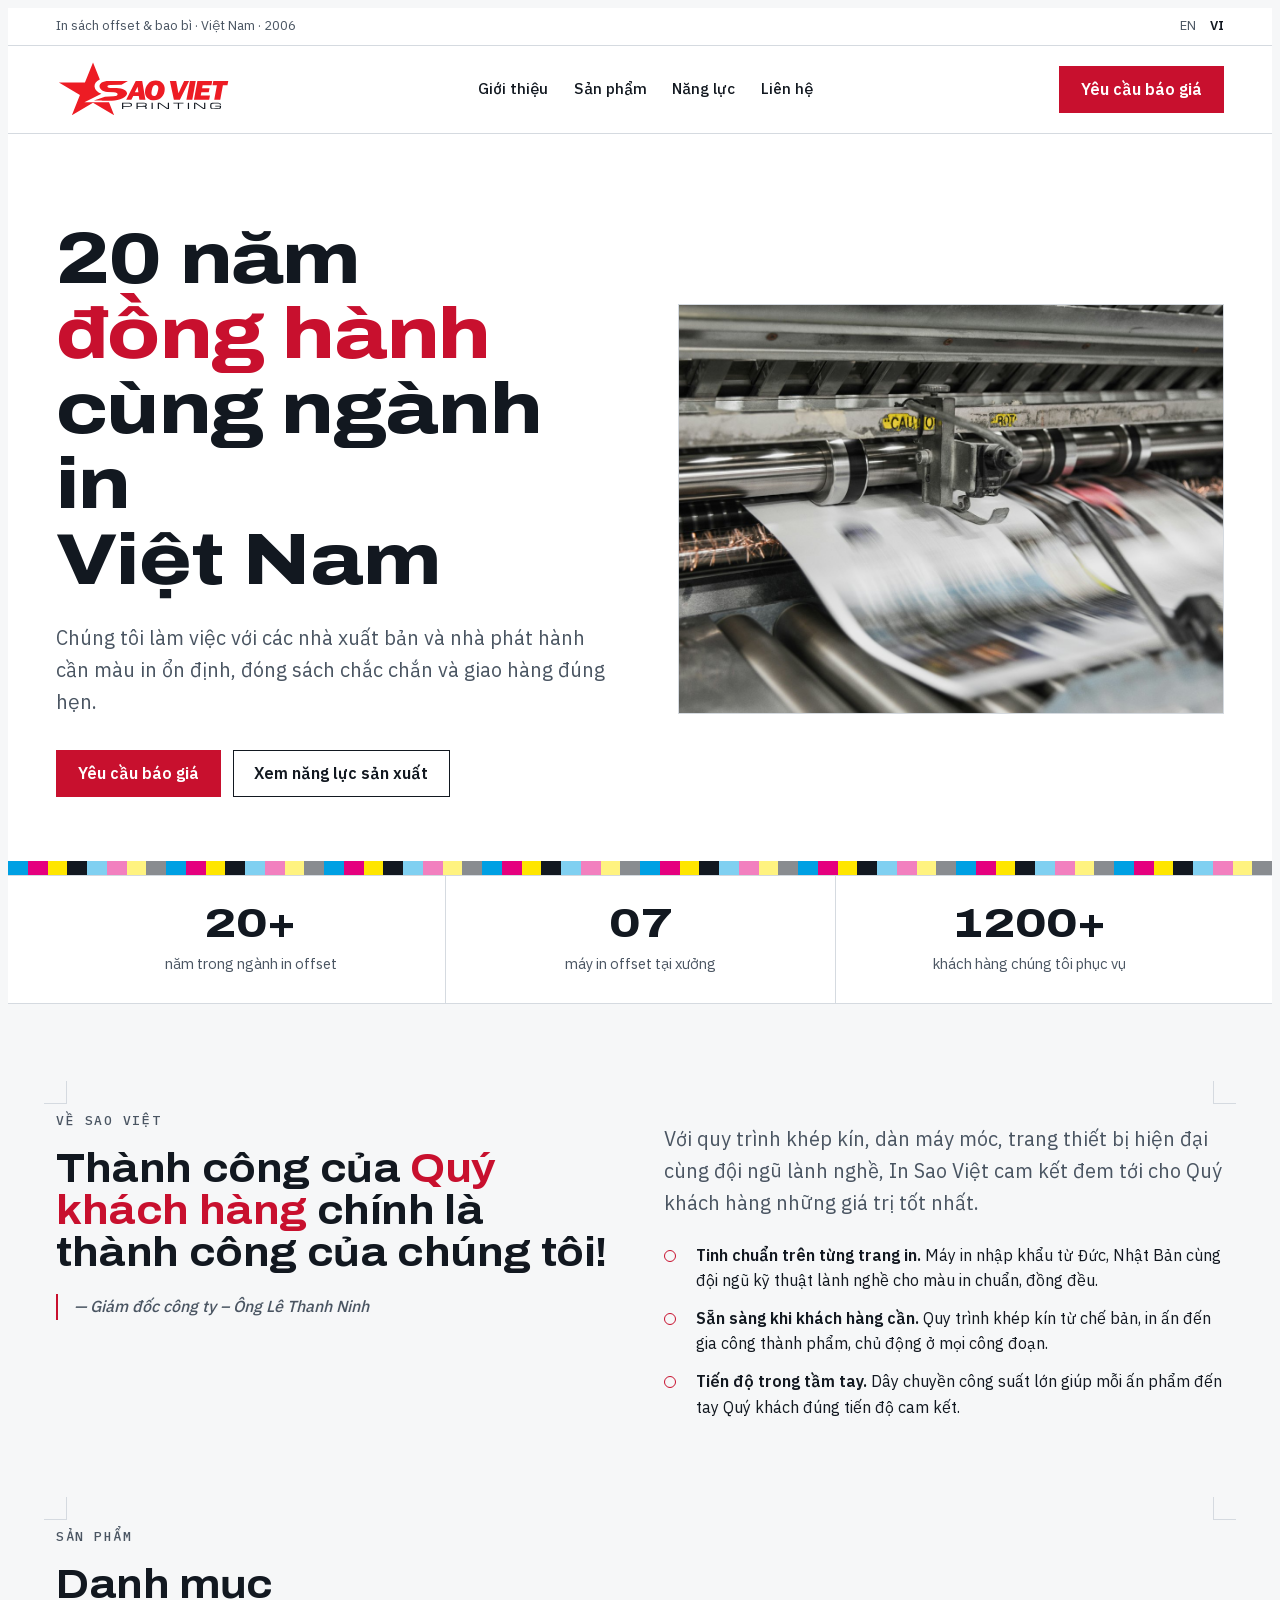
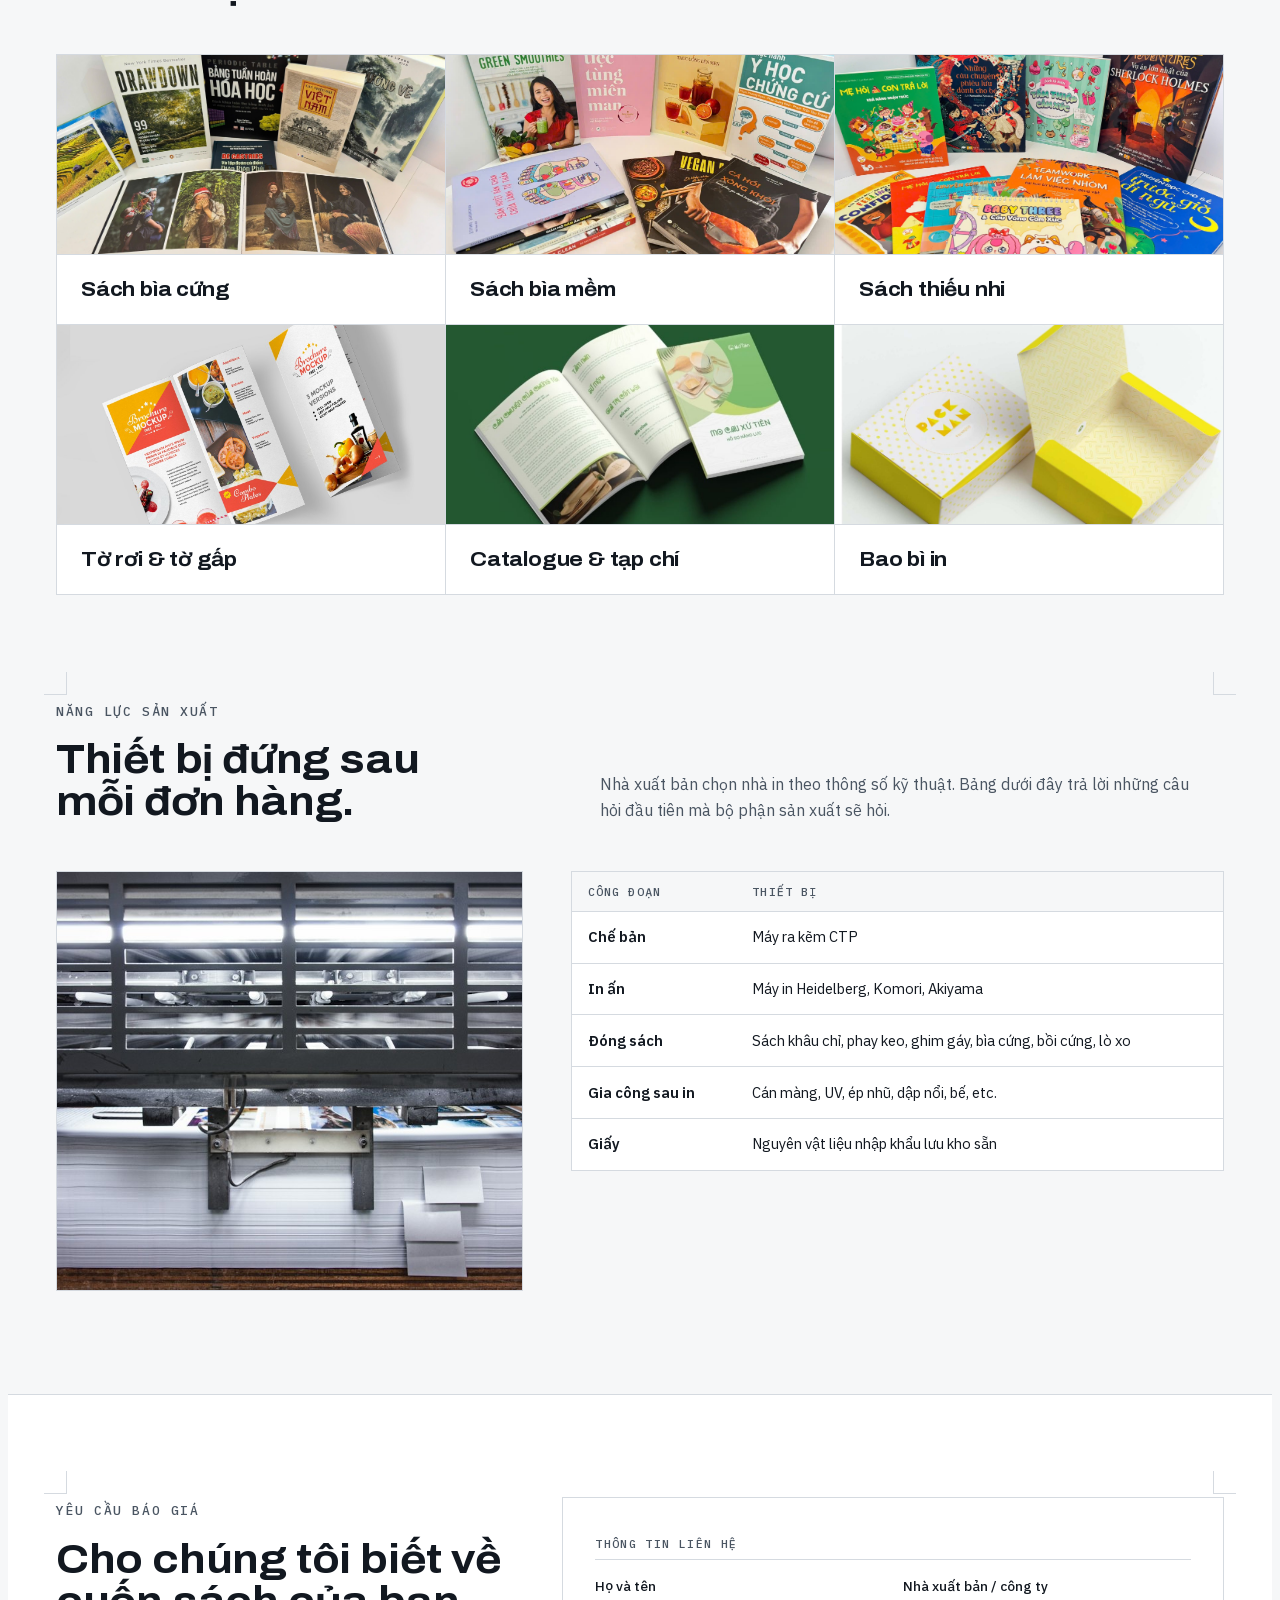
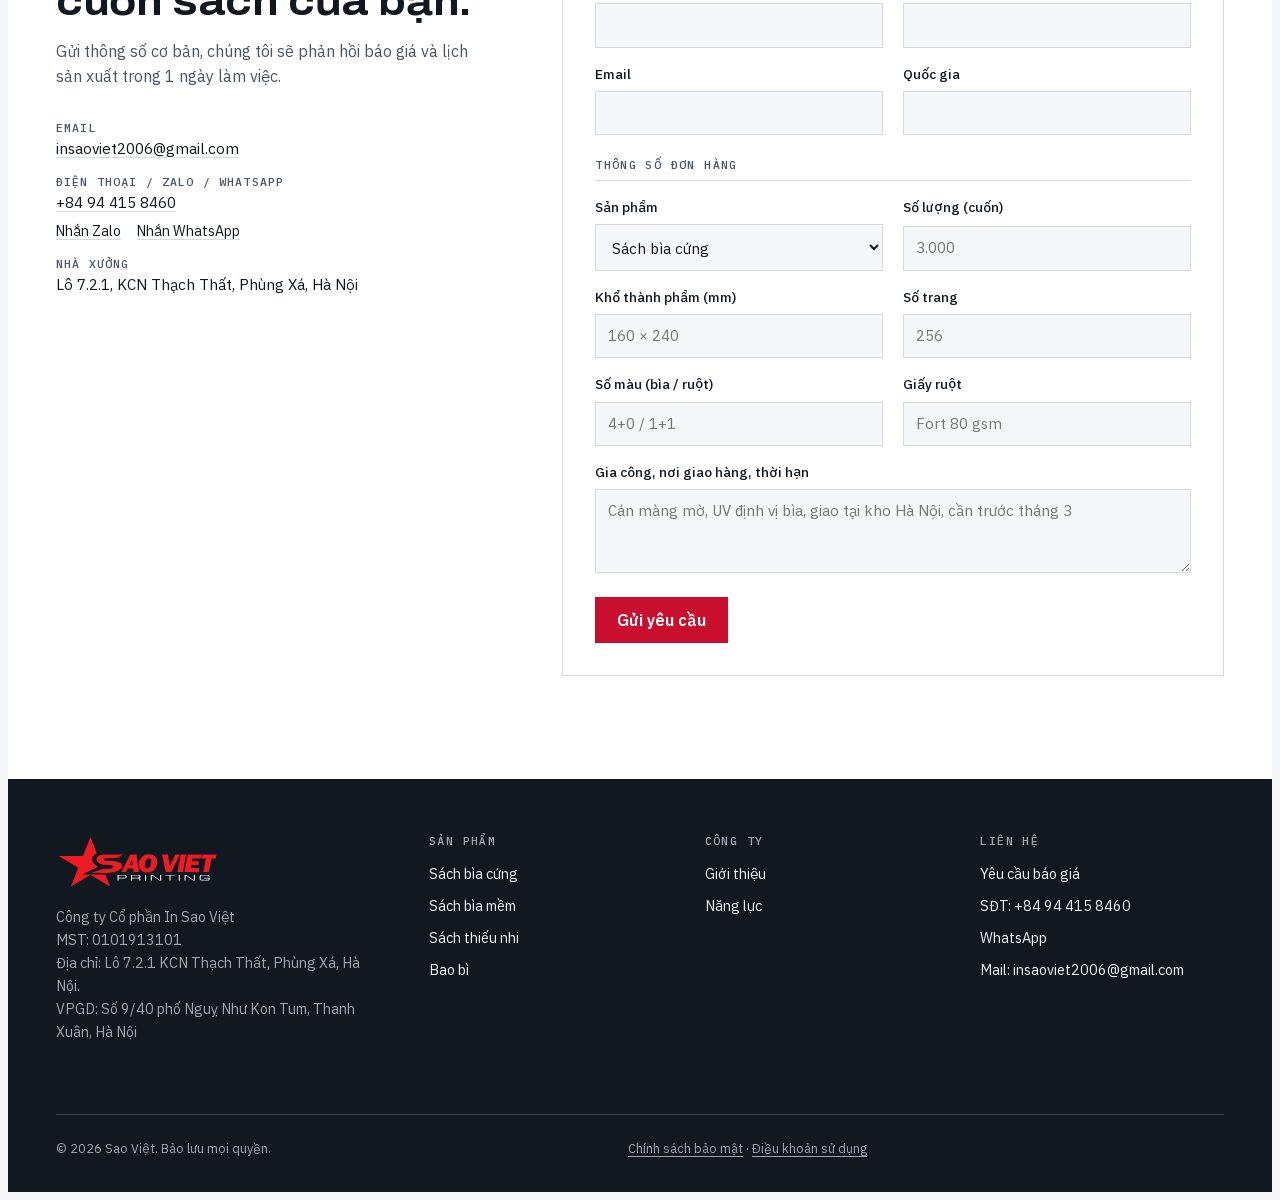
<file: index.html>
<!doctype html>
<html lang="vi"><head><meta charset="utf-8"><meta name="viewport" content="width=device-width,initial-scale=1">
<meta name="description" content="In Sao Việt: in offset sách, catalogue và bao bì tại Hà Nội, hơn 20 năm kinh nghiệm.">
<link rel="icon" href="favicon.svg" type="image/svg+xml"><link rel="icon" href="favicon-32.png" type="image/png" sizes="32x32"><link rel="apple-touch-icon" href="apple-touch-icon.png">
<title>Công ty In Sao Việt</title>
<link rel="canonical" href="https://insaoviet.com/">
<link rel="alternate" hreflang="vi" href="https://insaoviet.com/"><link rel="alternate" hreflang="en" href="https://insaoviet.com/en/"><link rel="alternate" hreflang="x-default" href="https://insaoviet.com/en/">
<meta property="og:type" content="website">
<meta property="og:site_name" content="Sao Viet Printing">
<meta property="og:title" content="Công ty In Sao Việt">
<meta property="og:description" content="In Sao Việt: in offset sách, catalogue và bao bì tại Hà Nội, hơn 20 năm kinh nghiệm.">
<meta property="og:url" content="https://insaoviet.com/">
<meta property="og:image" content="https://insaoviet.com/img/og-image.jpg">
<meta property="og:image:width" content="1200"><meta property="og:image:height" content="630">
<meta property="og:image:alt" content="Sao Viet Printing – offset book printing since 2006, Hanoi, Vietnam">
<meta property="og:locale" content="vi_VN"><meta property="og:locale:alternate" content="en_US">
<meta name="twitter:card" content="summary_large_image">

<link rel="preload" href="/fonts/archivo-400-800-latin.woff2" as="font" type="font/woff2" crossorigin>
<link rel="stylesheet" href="/fonts/fonts.css">
<style>
/* Layout: the page is a press sheet. Each section sits between crop marks, a CMYK colour bar
   runs along the hero, and specs are set in mono like a job ticket. One accent, used sparingly. */
:root{
  --paper:#f6f7f8;          /* coated stock, cool white */
  --sheet:#ffffff;          /* raised surfaces */
  --ink:#121820;            /* rich black */
  --ink-2:#4a5562;          /* secondary text */
  --rule:#d5dae0;           /* hairlines, crop marks */
  --accent:#c8102e;         /* Sao Viet red (placeholder brand colour) */
  --accent-ink:#ffffff;
  --band:#121820;           /* dark band background */
  --band-fg:#eef1f4;
  --band-2:#9aa6b2;
  --ph:#fff4cc;             /* placeholder highlight */
  --ph-fg:#6b5300;
  --c:#00a0e3; --m:#e5007e; --y:#ffe600; --k:#121820;
  --f-display:"Archivo","Arial Narrow",Arial,sans-serif;
  --f-body:"IBM Plex Sans",system-ui,-apple-system,"Segoe UI",sans-serif;
  --f-mono:"IBM Plex Mono",ui-monospace,Menlo,Consolas,monospace;
  --s-1:.8125rem; --s0:1rem; --s1:1.25rem; --s2:1.75rem; --s3:2.5rem; --s4:clamp(2.4rem,5.6vw,4.6rem);
  --wrap:1200px;
}
@media (prefers-color-scheme: dark){:root:not([data-theme="light"]){
  --paper:#0e1318; --sheet:#151c23; --ink:#e8ecf0; --ink-2:#9aa6b2; --rule:#2a343e;
  --accent:#ff4d5e; --accent-ink:#14060a; --band:#05080b; --band-fg:#e8ecf0; --band-2:#8794a1;
  --ph:#3a3112; --ph-fg:#ffe08a; --k:#e8ecf0; color-scheme:dark }}
:root[data-theme="dark"]{
  --paper:#0e1318; --sheet:#151c23; --ink:#e8ecf0; --ink-2:#9aa6b2; --rule:#2a343e;
  --accent:#ff4d5e; --accent-ink:#14060a; --band:#05080b; --band-fg:#e8ecf0; --band-2:#8794a1;
  --ph:#3a3112; --ph-fg:#ffe08a; --k:#e8ecf0; color-scheme:dark }

*{box-sizing:border-box}
html{scroll-behavior:smooth}
@media (prefers-reduced-motion:reduce){html{scroll-behavior:auto}*{animation:none!important;transition:none!important}}
body{background:var(--paper);color:var(--ink);font:400 var(--s0)/1.6 var(--f-body);-webkit-font-smoothing:antialiased}
body::before{content:"";position:fixed;inset:0 0 auto;height:env(safe-area-inset-top,0px);z-index:10;background:var(--sheet)}
a{color:inherit}
:focus-visible{outline:2px solid var(--accent);outline-offset:3px}
h1,h2,h3{font-family:var(--f-display);font-stretch:112%;line-height:1.05;letter-spacing:-.01em;text-wrap:balance;margin:0}
p{margin:0}
.wrap{max-width:var(--wrap);margin-inline:auto;padding-left:max(16px,env(safe-area-inset-left,0px));padding-right:max(16px,env(safe-area-inset-right,0px))}
.eyebrow{font:500 var(--s-1)/1 var(--f-mono);letter-spacing:.12em;text-transform:uppercase;color:var(--ink-2)}
.ph{background:var(--ph);color:var(--ph-fg);padding:0 .25em;border-radius:2px;box-decoration-break:clone;-webkit-box-decoration-break:clone}
body.clean .ph{background:none;color:inherit;padding:0}
.btn{display:inline-flex;align-items:center;gap:.5em;font:600 var(--s0)/1 var(--f-body);padding:.9em 1.3em;border:1.5px solid var(--ink);text-decoration:none;cursor:pointer;background:transparent;color:var(--ink);border-radius:0}
.btn.primary{background:var(--accent);border-color:var(--accent);color:var(--accent-ink)}
.btn:hover{transform:translateY(-1px)}
.btn{transition:transform .15s}

/* Template notice */
.notice{background:var(--ph);color:var(--ph-fg);font-size:var(--s-1)}
.notice .wrap{display:flex;flex-wrap:wrap;gap:.5rem 1rem;align-items:center;justify-content:space-between;padding-block:.55rem}
.notice button{font:500 var(--s-1)/1 var(--f-mono);background:transparent;color:inherit;border:1px solid currentColor;padding:.4em .7em;cursor:pointer}

/* Header */
.util{border-bottom:1px solid var(--rule);font-size:var(--s-1);color:var(--ink-2);background:var(--sheet)}
.util .wrap{display:flex;justify-content:space-between;gap:1rem;padding-block:.5rem;flex-wrap:wrap}
.util .langs{display:flex;gap:.9rem}
.util .langs a{text-decoration:none}
.util .langs a[aria-current]{color:var(--ink);font-weight:600}
header.site{position:sticky;top:env(safe-area-inset-top,0px);z-index:9;background:var(--sheet);border-bottom:1px solid var(--rule)}
header.site .wrap{display:flex;align-items:center;justify-content:space-between;gap:1rem;padding-block:.9rem}
.logo{display:flex;align-items:center;gap:.6rem;text-decoration:none}
.logo svg{width:34px;height:34px;flex:none}
.logo b{font:800 1.15rem/1 var(--f-display);font-stretch:125%;letter-spacing:.02em}
.logo small{display:block;font:500 .65rem/1.2 var(--f-mono);letter-spacing:.14em;color:var(--ink-2);margin-top:3px}
nav.main ul{display:flex;gap:1.6rem;list-style:none;margin:0;padding:0}
nav.main a{text-decoration:none;font-weight:500;font-size:.95rem}
nav.main a:hover{color:var(--accent)}
.menu-btn{display:none;background:none;border:1.5px solid var(--ink);color:var(--ink);font:600 var(--s-1)/1 var(--f-mono);padding:.55em .8em;cursor:pointer}
@media (max-width:980px){
  nav.main{display:none;position:absolute;left:0;right:0;top:100%;background:var(--sheet);border-bottom:1px solid var(--rule)}
  nav.main.open{display:block}
  nav.main ul{flex-direction:column;gap:0;padding:.5rem max(16px,env(safe-area-inset-right,0px)) 1rem max(16px,env(safe-area-inset-left,0px))}
  nav.main a{display:block;padding:.75rem 0;border-bottom:1px solid var(--rule)}
  .menu-btn{display:inline-block}
  header.site .cta-top{display:none}
}

/* Crop marks around sections */
.sheet{position:relative;padding-block:clamp(3.5rem,8vw,6.5rem)}
.sheet>.wrap{position:relative}
.crop::before,.crop::after{content:"";position:absolute;width:22px;height:22px;pointer-events:none;border-color:var(--rule);border-style:solid}
.crop::before{top:-26px;left:max(4px,env(safe-area-inset-left,0px));border-width:0 1px 1px 0}
.crop::after{top:-26px;right:max(4px,env(safe-area-inset-right,0px));border-width:0 0 1px 1px}
.sec-head{display:grid;grid-template-columns:minmax(0,1fr) minmax(0,1.3fr);gap:1.5rem 4rem;align-items:end;margin-bottom:3rem}
.sec-head h2{font-size:var(--s3)}
.sec-head p{color:var(--ink-2);max-width:60ch}
@media (max-width:760px){.sec-head{grid-template-columns:1fr}}

/* Image placeholder */
.img{position:relative;background:
  repeating-linear-gradient(135deg,transparent 0 10px,color-mix(in srgb,var(--rule) 55%,transparent) 10px 11px),var(--sheet);
  border:1px solid var(--rule);display:flex;align-items:flex-end;min-height:180px;max-width:100%}
.img span{font:500 .72rem/1.3 var(--f-mono);letter-spacing:.06em;background:var(--sheet);color:var(--ink-2);padding:.45em .6em;margin:.6rem;border:1px solid var(--rule)}

.img{overflow:hidden}
.img img{position:absolute;inset:0;width:100%;height:100%;object-fit:cover;max-width:none}
.img span{position:relative;z-index:1}
body.clean .img span{display:none}
/* Hero */
.hero{background:var(--sheet);border-bottom:1px solid var(--rule)}
.hero .wrap{display:grid;grid-template-columns:minmax(0,1.05fr) minmax(0,1fr);gap:3rem;padding-block:clamp(3rem,7vw,5.5rem) clamp(2.5rem,5vw,4rem);align-items:center}
.hero h1{font-size:var(--s4);font-stretch:118%;font-weight:800}
.hero h1 em,#about-h em{font-style:normal;color:var(--accent)}
.hero .lead{font-size:var(--s1);color:var(--ink-2);max-width:46ch;margin-top:1.5rem}
.hero .actions{display:flex;flex-wrap:wrap;gap:.75rem;margin-top:2rem}
.hero .eyebrow{margin-bottom:1.25rem;display:block}
.press{position:relative;aspect-ratio:4/3;max-width:100%}
.press .img{position:absolute;inset:0}
.press .slug{position:absolute;right:-1px;bottom:-1px;left:-1px;display:flex;justify-content:space-between;gap:.5rem;flex-wrap:wrap;font:500 .68rem/1 var(--f-mono);color:var(--ink-2);padding:.55rem .7rem;background:var(--sheet);border:1px solid var(--rule)}
@media (max-width:860px){.hero .wrap{grid-template-columns:1fr}}

/* CMYK colour bar */
.colorbar{display:flex;height:14px}
.colorbar i{flex:1}
.colorbar i:nth-child(8n+1){background:var(--c)}
.colorbar i:nth-child(8n+2){background:var(--m)}
.colorbar i:nth-child(8n+3){background:var(--y)}
.colorbar i:nth-child(8n+4){background:var(--k)}
.colorbar i:nth-child(8n+5){background:color-mix(in srgb,var(--c) 50%,var(--sheet))}
.colorbar i:nth-child(8n+6){background:color-mix(in srgb,var(--m) 50%,var(--sheet))}
.colorbar i:nth-child(8n+7){background:color-mix(in srgb,var(--y) 50%,var(--sheet))}
.colorbar i:nth-child(8n+8){background:color-mix(in srgb,var(--k) 50%,var(--sheet))}

/* Facts */
.facts{background:var(--sheet);border-bottom:1px solid var(--rule)}
.facts .wrap{display:grid;grid-template-columns:repeat(3,minmax(0,1fr))}
.fact{padding:1.75rem 1.25rem;border-left:1px solid var(--rule);text-align:center}
.fact:first-child{border-left:0}
.fact b{display:block;font:800 var(--s3)/1 var(--f-display);font-stretch:125%;font-variant-numeric:tabular-nums}
.fact span{display:block;margin-top:.5rem;color:var(--ink-2);font-size:.92rem}
@media (max-width:760px){.fact{padding:1.25rem .5rem}.fact b{font-size:clamp(1.25rem,6vw,2rem)}.fact span{font-size:.8rem}}

/* Products */
.products{display:grid;grid-template-columns:repeat(3,minmax(0,1fr));gap:1px;background:var(--rule);border:1px solid var(--rule)}
.prod{background:var(--sheet);display:flex;flex-direction:column}
.prod .img{min-height:200px;border:0;border-bottom:1px solid var(--rule)}
.prod .body{padding:1.5rem;display:grid;gap:.6rem}
.prod h3{font-size:var(--s1)}
.prod p{color:var(--ink-2);font-size:.95rem}
.prod .spec{font:400 .75rem/1.5 var(--f-mono);color:var(--ink-2);border-top:1px dashed var(--rule);padding-top:.7rem;margin-top:.3rem}
@media (max-width:900px){.products{grid-template-columns:repeat(2,minmax(0,1fr))}}
@media (max-width:560px){.products{grid-template-columns:1fr}}

/* Capabilities table */
.caps{display:grid;grid-template-columns:minmax(0,1fr) minmax(0,1.4fr);gap:3rem;align-items:start}
.caps .img{min-height:420px}
.caps>*{min-width:0}
.table-wrap{overflow-x:auto;border:1px solid var(--rule);background:var(--sheet)}
table{border-collapse:collapse;width:100%;min-width:520px;font-size:.92rem}
th,td{text-align:left;padding:.85rem 1rem;border-bottom:1px solid var(--rule);vertical-align:top}
thead th{font:500 .72rem/1 var(--f-mono);letter-spacing:.1em;text-transform:uppercase;color:var(--ink-2);background:var(--paper)}
td:first-child{font-weight:600;white-space:nowrap}
table.t2{min-width:0}
td.mono{font-family:var(--f-mono);font-size:.85rem;font-variant-numeric:tabular-nums}
tr:last-child td{border-bottom:0}
.caps-note{margin-top:1rem;font-size:var(--s-1);color:var(--ink-2)}
@media (max-width:900px){.caps{grid-template-columns:minmax(0,1fr)}.caps .img{min-height:240px}}

/* Process (dark band) */
.band{background:var(--band);color:var(--band-fg)}
.band .eyebrow,.band .sec-head p{color:var(--band-2)}
.band .crop::before,.band .crop::after{border-color:color-mix(in srgb,var(--band-fg) 25%,transparent)}
.steps{list-style:none;margin:0;padding:0;display:grid;grid-template-columns:repeat(7,minmax(0,1fr));border-top:1px solid color-mix(in srgb,var(--band-fg) 22%,transparent)}
.steps li{padding:1.4rem 1rem 0 0;display:grid;gap:.5rem;align-content:start}
.steps .n{font:500 .75rem/1 var(--f-mono);color:var(--band-2)}
.steps b{font:700 1.05rem/1.2 var(--f-display);font-stretch:110%}
.steps p{font-size:.88rem;color:var(--band-2)}
@media (max-width:1000px){.steps{grid-template-columns:repeat(4,minmax(0,1fr));row-gap:1.5rem}}
@media (max-width:560px){.steps{grid-template-columns:repeat(2,minmax(0,1fr))}}

/* Quality */
.split{display:grid;grid-template-columns:repeat(2,minmax(0,1fr));gap:3rem}
.certs{display:grid;grid-template-columns:repeat(2,minmax(0,1fr));gap:1rem;margin-top:1.75rem}
.cert{border:1px solid var(--rule);background:var(--sheet);padding:1.1rem;display:grid;gap:.35rem}
.cert b{font:700 1rem/1.2 var(--f-display);font-stretch:110%}
.cert span{font-size:.85rem;color:var(--ink-2)}
.cert .badge{width:44px;height:44px;border:1.5px dashed var(--rule);display:grid;place-items:center;font:500 .6rem/1 var(--f-mono);color:var(--ink-2);margin-bottom:.4rem}
.split h3{font-size:var(--s2)}
.split .col>p{color:var(--ink-2);margin-top:1rem;max-width:58ch}
.split .col>p.attrib{margin-top:1.25rem;padding-left:1rem;border-left:2px solid var(--accent);font-style:italic;font-weight:500}
.split .col>p.attrib::before{content:"— "}
.checks{list-style:none;padding:0;margin:1.5rem 0 0;display:grid;gap:.75rem}
.checks li{position:relative;padding-left:32px}
.checks li::before{content:"";position:absolute;left:0;top:.45em;width:12px;height:12px;box-sizing:border-box;border:1.5px solid var(--accent);border-radius:50%}
@media (max-width:820px){.split{grid-template-columns:1fr}}

/* Export */
.export{display:grid;grid-template-columns:minmax(0,1.2fr) minmax(0,1fr);gap:3rem;align-items:center}
.route{border:1px solid var(--rule);background:var(--sheet);padding:1.5rem;display:grid;gap:1rem}
.route .row{display:grid;grid-template-columns:120px minmax(0,1fr);gap:1rem;font-size:.92rem;border-bottom:1px dashed var(--rule);padding-bottom:.8rem}
.route .row:last-child{border-bottom:0;padding-bottom:0}
.route .row span:first-child{font:500 .72rem/1.6 var(--f-mono);letter-spacing:.08em;text-transform:uppercase;color:var(--ink-2)}
.export h3{font-size:var(--s2)}
.export .col>p{color:var(--ink-2);margin-top:1rem;max-width:56ch}
@media (max-width:820px){.export{grid-template-columns:1fr}}

/* Portfolio */
.work{display:grid;grid-template-columns:repeat(4,minmax(0,1fr));gap:1rem}
.work figure{margin:0;display:grid;gap:.6rem}
.work .img{aspect-ratio:3/4;min-height:0}
.work figcaption{font-size:.88rem}
.work figcaption small{display:block;font:400 .72rem/1.4 var(--f-mono);color:var(--ink-2)}
@media (max-width:820px){.work{grid-template-columns:repeat(2,minmax(0,1fr))}}

.logos{display:grid;grid-template-columns:repeat(6,minmax(0,1fr));gap:1px;background:var(--rule);border:1px solid var(--rule);margin-top:3.5rem}
.logos div{background:var(--sheet);height:84px;display:grid;place-items:center;font:500 .7rem/1 var(--f-mono);color:var(--ink-2);text-align:center;padding:.5rem}
@media (max-width:760px){.logos{grid-template-columns:repeat(3,minmax(0,1fr))}}

/* Fairs */
.fairs{display:grid;grid-template-columns:repeat(3,minmax(0,1fr));gap:1rem}
.fair{border-top:3px solid var(--ink);padding-top:1rem;display:grid;gap:.4rem}
.fair .when{font:500 .78rem/1 var(--f-mono);color:var(--accent)}
.fair b{font:700 var(--s1)/1.15 var(--f-display);font-stretch:112%}
.fair span{color:var(--ink-2);font-size:.92rem}
@media (max-width:760px){.fairs{grid-template-columns:1fr}}

/* Quote form */
.quote{display:grid;grid-template-columns:minmax(0,.9fr) minmax(0,1.3fr);gap:3rem;align-items:start}
.quote h2{font-size:var(--s3)}
.quote .col>p{color:var(--ink-2);margin-top:1rem;max-width:44ch}
.contact-list{margin-top:2rem;display:grid;gap:1rem;font-size:.95rem}
.contact-list div{display:grid;gap:.15rem}
.contact-list a{color:inherit;text-decoration:underline;text-decoration-color:var(--rule);text-underline-offset:3px}
.contact-list a:hover{color:var(--accent);text-decoration-color:currentColor}
.contact-list .alt{display:flex;flex-wrap:wrap;gap:.4rem 1rem;margin-top:.35rem;font-size:.88rem}
.contact-list span:first-child{font:500 .72rem/1 var(--f-mono);letter-spacing:.1em;text-transform:uppercase;color:var(--ink-2)}
form.ticket{background:var(--sheet);border:1px solid var(--rule);padding:clamp(1.25rem,3vw,2rem);display:grid;grid-template-columns:repeat(2,minmax(0,1fr));gap:1rem 1.25rem}
.ticket .full{grid-column:1/-1}
.ticket legend,.ticket .group{grid-column:1/-1;font:500 .72rem/1 var(--f-mono);letter-spacing:.12em;text-transform:uppercase;color:var(--ink-2);border-bottom:1px solid var(--rule);padding-bottom:.6rem;margin-top:.5rem}
.field{display:grid;gap:.35rem;min-width:0}
.field label{font-size:.85rem;font-weight:500}
.field input,.field select,.field textarea{font:400 .95rem/1.3 var(--f-body);color:var(--ink);background:var(--paper);border:1px solid var(--rule);padding:.7rem .75rem;border-radius:0;width:100%}
.field input:focus,.field select:focus,.field textarea:focus{outline:2px solid var(--accent);outline-offset:0;border-color:var(--accent)}
.ticket .submit{grid-column:1/-1;display:flex;flex-wrap:wrap;gap:1rem;align-items:center;margin-top:.5rem}
.ticket .status{font-size:.88rem;color:var(--ink-2)}
@media (max-width:860px){.quote{grid-template-columns:1fr}}
@media (max-width:520px){form.ticket{grid-template-columns:1fr}}

/* Footer */
footer{background:var(--band);color:var(--band-fg);font-size:.9rem}
footer .wrap{padding-block:3.5rem 2rem}
.foot{display:grid;grid-template-columns:1.4fr repeat(3,1fr);gap:2rem}
.foot h4{font:500 .72rem/1 var(--f-mono);letter-spacing:.12em;text-transform:uppercase;color:var(--band-2);margin:0 0 1rem}
.foot ul{list-style:none;margin:0;padding:0;display:grid;gap:.55rem}
.foot li{min-width:0;overflow-wrap:anywhere}
.foot a{text-decoration:none;color:var(--band-fg)}
.foot a:hover{color:var(--accent)}
.foot p{color:var(--band-2);max-width:36ch;margin-top:1rem}
.foot .logo small{color:var(--band-2)}
.legal a{color:inherit;text-decoration:underline;text-underline-offset:3px}
.legal a:hover{color:var(--band-fg)}
.legal{display:flex;flex-wrap:wrap;justify-content:space-between;gap:1rem;margin-top:3rem;padding-top:1.5rem;border-top:1px solid color-mix(in srgb,var(--band-fg) 18%,transparent);color:var(--band-2);font-size:.8rem}
@media (max-width:820px){.foot{grid-template-columns:repeat(2,minmax(0,1fr))}}

.logo svg.brand{width:auto;height:58px;color:var(--ink)}
footer .logo svg.brand{height:54px;color:var(--band-fg)}
@media (max-width:560px){header.site .logo svg.brand{height:44px}}

/* Edit mode (owner only) */
.editbar{position:fixed;z-index:20;right:calc(16px + env(safe-area-inset-right,0px));bottom:calc(16px + env(safe-area-inset-bottom,0px));display:flex;flex-wrap:wrap;align-items:center;justify-content:flex-end;gap:.5rem;max-width:calc(100vw - 32px);background:var(--sheet);color:var(--ink);border:1.5px solid var(--ink);padding:.55rem;box-shadow:0 8px 24px color-mix(in srgb,var(--ink) 18%,transparent);font:400 .85rem/1.3 var(--f-body)}
.editbar button{font:600 .85rem/1 var(--f-body);padding:.7em 1em;border:1.5px solid var(--ink);background:transparent;color:var(--ink);cursor:pointer}
.editbar button.primary{background:var(--accent);border-color:var(--accent);color:var(--accent-ink)}
.editbar button:disabled{opacity:.45;cursor:default}
.editbar .msg{flex:1 1 12rem;min-width:0;padding-inline:.35rem;color:var(--ink-2)}
.editbar .msg:empty{display:none}
body.editing [data-k]{outline:1px dashed color-mix(in srgb,var(--accent) 55%,transparent);outline-offset:2px;cursor:text}
body.editing [data-k]:hover{outline-style:solid}
body.editing [data-k]:focus{outline:2px solid var(--accent);background:color-mix(in srgb,var(--accent) 7%,transparent)}
.swap{display:none}
body.editing .swap{display:inline-flex;position:absolute;z-index:2;top:.6rem;right:.6rem;align-items:center;font:600 .78rem/1 var(--f-body);background:var(--ink);color:var(--paper);padding:.6em .8em;cursor:pointer}
.swap input{position:absolute;width:1px;height:1px;opacity:0;pointer-events:none}
.swap:focus-within{outline:2px solid var(--accent);outline-offset:2px}
.img.replaced>span{display:none}
body.editing{padding-bottom:6rem}
</style>

</head><body>

<div class="util">
  <div class="wrap">
    <span>In sách offset &amp; bao bì · Việt Nam · 2006</span>
    <div class="langs" aria-label="Ngôn ngữ"><a href="/en/">EN</a><a href="/" aria-current="true">VI</a></div>
  </div>
</div>

<header class="site">
  <div class="wrap">
    <a class="logo" href="#top" aria-label="Trang chủ Sao Việt">
      <svg class="brand" viewBox="0 0 285.56 94.4" role="img" aria-label="Sao Việt Printing"><path fill-rule="evenodd" fill="#ED1C24" d="M 116.988281 34.148438 L 87.152344 34.148438 C 64.152344 33.6875 68.070312 50.753906 83.394531 52.105469 L 93.945312 52.355469 C 98.570312 52.464844 100.261719 53.863281 100.261719 55.710938 C 100.261719 57.554688 98.289062 58.882812 93.945312 59.066406 L 79.625 59.675781 L 61.800781 66.121094 C 73.035156 66.230469 73.851562 66.339844 85.089844 66.453125 C 95.128906 66.777344 113.789062 64.28125 115.675781 55.085938 C 116.324219 49.28125 108.097656 45.570312 98.785156 45.414062 L 88.023438 45.414062 C 85.457031 45.414062 83.710938 44.339844 83.710938 43.023438 C 83.710938 41.710938 84.714844 40.714844 88.023438 40.632812 L 106.664062 40.179688 Z M 116.988281 34.148438 "></path><path fill-rule="evenodd" fill="#ED1C24" d="M 4.695312 36.789062 L 47.101562 36.789062 L 60.246094 4.023438 L 71.339844 31.734375 C 58.390625 37.394531 60.800781 50.34375 73.878906 54.910156 L 46.296875 68.941406 L 86.269531 68.941406 L 94.632812 89.824219 L 60.246094 69.558594 L 25.835938 89.824219 L 38.953125 57.058594 L 4.695312 36.816406 Z M 4.695312 36.789062 "></path><path fill-rule="nonzero" fill="currentColor" d="M 116.703125 74.8125 C 118.464844 74.8125 119.554688 74.796875 120.007812 74.753906 C 120.421875 74.722656 120.792969 74.632812 121.097656 74.453125 C 121.316406 74.335938 121.445312 74.15625 121.554688 73.929688 C 121.640625 73.691406 121.683594 73.347656 121.683594 72.867188 C 121.683594 72.363281 121.640625 72.003906 121.554688 71.792969 C 121.488281 71.566406 121.359375 71.40625 121.117188 71.285156 C 120.859375 71.132812 120.488281 71.046875 120.054688 71.015625 C 119.617188 70.984375 118.507812 70.957031 116.703125 70.925781 L 109.457031 70.925781 L 109.457031 74.8125 Z M 107.523438 69.746094 L 116.703125 69.746094 C 119.097656 69.773438 120.53125 69.820312 121.054688 69.863281 C 121.511719 69.910156 121.921875 70.03125 122.316406 70.207031 C 122.707031 70.386719 122.988281 70.609375 123.1875 70.894531 C 123.488281 71.328125 123.640625 71.972656 123.664062 72.839844 C 123.664062 73.496094 123.578125 74.050781 123.402344 74.441406 C 123.230469 74.8125 122.96875 75.113281 122.574219 75.351562 C 122.207031 75.574219 121.792969 75.726562 121.359375 75.816406 C 120.945312 75.890625 120.292969 75.933594 119.402344 75.964844 C 119.097656 75.964844 118.183594 75.964844 116.703125 75.980469 L 109.457031 75.980469 L 109.457031 79.71875 L 107.523438 79.71875 Z M 107.523438 69.746094 "></path><path fill-rule="nonzero" fill="currentColor" d="M 140.078125 74.722656 C 141.96875 74.722656 143.164062 74.707031 143.710938 74.664062 C 144.230469 74.632812 144.667969 74.542969 144.992188 74.394531 C 145.492188 74.171875 145.734375 73.617188 145.753906 72.734375 C 145.753906 71.988281 145.515625 71.492188 145.058594 71.269531 C 144.753906 71.121094 144.296875 71.03125 143.644531 70.984375 C 143.035156 70.941406 141.839844 70.925781 140.078125 70.925781 L 132.984375 70.925781 L 132.984375 74.722656 Z M 131.050781 69.746094 L 140.078125 69.746094 C 142.535156 69.757812 144.078125 69.804688 144.773438 69.878906 C 145.972656 69.984375 146.796875 70.34375 147.253906 70.984375 C 147.558594 71.40625 147.710938 72.003906 147.710938 72.765625 C 147.710938 73.332031 147.667969 73.765625 147.582031 74.082031 C 147.492188 74.363281 147.34375 74.601562 147.105469 74.785156 C 146.734375 75.066406 146.148438 75.277344 145.339844 75.394531 C 145.949219 75.472656 146.429688 75.636719 146.820312 75.890625 C 147.105469 76.097656 147.253906 76.339844 147.34375 76.621094 C 147.429688 76.90625 147.449219 77.460938 147.472656 78.296875 L 147.472656 79.71875 L 145.535156 79.71875 L 145.535156 78.761719 C 145.535156 77.953125 145.515625 77.382812 145.449219 77.070312 C 145.320312 76.441406 144.796875 76.082031 143.90625 75.964844 C 143.558594 75.933594 143.230469 75.917969 142.949219 75.90625 C 142.664062 75.90625 141.730469 75.890625 140.078125 75.890625 L 132.984375 75.890625 L 132.984375 79.71875 L 131.050781 79.71875 Z M 131.050781 69.746094 "></path><path fill-rule="nonzero" fill="currentColor" d="M 155.554688 79.71875 L 157.488281 79.71875 L 157.488281 69.746094 L 155.554688 69.746094 Z M 155.554688 79.71875 "></path><path fill-rule="nonzero" fill="currentColor" d="M 168.878906 69.746094 L 181.582031 78.492188 L 182.015625 78.492188 L 182.015625 69.746094 L 183.953125 69.746094 L 183.953125 79.71875 L 180.691406 79.71875 L 168.007812 71 L 167.59375 71 L 167.59375 79.71875 L 165.660156 79.71875 L 165.660156 69.746094 Z M 168.878906 69.746094 "></path><path fill-rule="nonzero" fill="currentColor" d="M 207.523438 69.746094 L 207.523438 70.925781 L 200.277344 70.925781 L 200.277344 79.71875 L 198.34375 79.71875 L 198.34375 70.925781 L 191.054688 70.925781 L 191.054688 69.746094 Z M 207.523438 69.746094 "></path><path fill-rule="nonzero" fill="currentColor" d="M 214.625 79.71875 L 216.558594 79.71875 L 216.558594 69.746094 L 214.625 69.746094 Z M 214.625 79.71875 "></path><path fill-rule="nonzero" fill="currentColor" d="M 227.949219 69.746094 L 240.652344 78.492188 L 241.085938 78.492188 L 241.085938 69.746094 L 243.023438 69.746094 L 243.023438 79.71875 L 239.757812 79.71875 L 227.078125 71 L 226.664062 71 L 226.664062 79.71875 L 224.730469 79.71875 L 224.730469 69.746094 Z M 227.949219 69.746094 "></path><path fill-rule="nonzero" fill="currentColor" d="M 268.679688 74.664062 C 268.65625 76.203125 268.589844 77.191406 268.441406 77.652344 C 268.289062 78.160156 268.070312 78.550781 267.746094 78.804688 C 267.417969 79.074219 266.941406 79.269531 266.289062 79.417969 C 265.394531 79.628906 263.371094 79.71875 260.261719 79.71875 C 257.324219 79.71875 255.257812 79.65625 254.019531 79.523438 C 252.953125 79.402344 252.191406 79.089844 251.710938 78.582031 C 251.191406 77.996094 250.929688 76.710938 250.929688 74.738281 C 250.929688 73.363281 251.058594 72.285156 251.363281 71.507812 C 251.625 70.777344 252.277344 70.296875 253.324219 70.058594 C 254.367188 69.835938 256.410156 69.730469 259.433594 69.714844 C 260.433594 69.714844 261.546875 69.730469 262.804688 69.773438 C 264.046875 69.804688 264.894531 69.835938 265.351562 69.894531 C 266.265625 69.984375 267.027344 70.222656 267.613281 70.625 C 267.9375 70.878906 268.199219 71.164062 268.332031 71.492188 C 268.484375 71.808594 268.550781 72.269531 268.570312 72.867188 L 266.570312 72.867188 C 266.546875 72.09375 266.417969 71.613281 266.113281 71.40625 C 265.917969 71.285156 265.65625 71.195312 265.308594 71.132812 C 264.960938 71.074219 264.417969 71.03125 263.65625 70.984375 C 262.609375 70.941406 261.328125 70.925781 259.761719 70.910156 C 257.738281 70.910156 256.28125 70.957031 255.386719 71.015625 C 254.496094 71.089844 253.910156 71.222656 253.605469 71.417969 C 253.34375 71.597656 253.167969 71.914062 253.039062 72.363281 C 252.953125 72.824219 252.910156 73.542969 252.886719 74.542969 C 252.886719 76.039062 252.976562 76.996094 253.167969 77.472656 C 253.277344 77.757812 253.429688 77.953125 253.691406 78.101562 C 253.933594 78.222656 254.28125 78.3125 254.78125 78.371094 C 255.714844 78.476562 257.800781 78.519531 261 78.519531 C 262.761719 78.519531 264.066406 78.476562 264.917969 78.386719 C 265.679688 78.296875 266.15625 78.101562 266.375 77.816406 C 266.59375 77.519531 266.699219 76.863281 266.722656 75.828125 L 259.175781 75.828125 L 259.175781 74.664062 Z M 268.679688 74.664062 "></path><path fill-rule="nonzero" fill="#ED1C24" d="M 134.125 52.3125 L 132.8125 43.449219 L 128.375 52.3125 Z M 134.730469 58.648438 L 125.703125 58.648438 L 122.578125 64.898438 L 114.257812 64.898438 L 129.789062 34.265625 L 140.328125 34.265625 L 145.570312 64.898438 L 135.6875 64.898438 Z M 134.730469 58.648438 "></path><path fill-rule="nonzero" fill="#ED1C24" d="M 159.660156 58.511719 C 161.425781 58.511719 162.738281 57.871094 163.644531 56.539062 C 164.550781 55.160156 165.257812 53.230469 165.761719 50.613281 C 166.316406 48.042969 166.570312 46.296875 166.570312 45.378906 C 166.570312 43.816406 166.164062 42.621094 165.359375 41.796875 C 164.550781 41.015625 163.492188 40.601562 162.183594 40.601562 C 159.710938 40.601562 157.945312 42.210938 156.890625 45.378906 C 155.878906 48.546875 155.375 51.394531 155.375 53.828125 C 155.375 56.953125 156.789062 58.511719 159.660156 58.511719 Z M 159.609375 65.675781 C 155.628906 65.675781 152.148438 64.484375 149.273438 62.09375 C 146.351562 59.753906 144.886719 56.355469 144.886719 51.898438 C 144.886719 46.804688 146.503906 42.4375 149.777344 38.859375 C 153.058594 35.277344 157.292969 33.484375 162.585938 33.484375 C 166.769531 33.484375 170.25 34.722656 172.972656 37.25 C 175.644531 39.730469 177.003906 43.035156 177.003906 47.078125 C 177.003906 52.222656 175.390625 56.628906 172.214844 60.257812 C 168.988281 63.839844 164.753906 65.675781 159.609375 65.675781 "></path><path fill-rule="nonzero" fill="#ED1C24" d="M 216.71875 34.265625 L 201.640625 64.898438 L 191.914062 64.898438 L 185.359375 34.265625 L 195.644531 34.265625 L 199.324219 54.058594 C 199.578125 53.460938 200.636719 51.121094 202.5 47.03125 L 208.550781 34.265625 Z M 216.71875 34.265625 "></path><path fill-rule="nonzero" fill="#ED1C24" d="M 227.484375 34.265625 L 221.886719 64.898438 L 212.355469 64.898438 L 217.953125 34.265625 Z M 227.484375 34.265625 "></path><path fill-rule="nonzero" fill="#ED1C24" d="M 250.617188 57.871094 L 249.304688 64.898438 L 224.550781 64.898438 L 230.148438 34.265625 L 254.296875 34.265625 L 253.085938 40.96875 L 238.667969 40.96875 L 237.8125 45.792969 L 249.910156 45.792969 L 248.648438 52.40625 L 236.550781 52.40625 L 235.59375 57.871094 Z M 250.617188 57.871094 "></path><path fill-rule="nonzero" fill="#ED1C24" d="M 271.667969 41.246094 L 267.332031 64.898438 L 257.546875 64.898438 L 261.9375 41.246094 L 254.726562 41.246094 L 256.039062 34.171875 L 280.386719 34.171875 L 279.078125 41.246094 Z M 271.667969 41.246094 "></path></svg>
    </a>
    <nav class="main" id="nav" aria-label="Menu chính">
      <ul>
        <li><a href="#about">Giới thiệu</a></li>
        <li><a href="#products">Sản phẩm</a></li>
        <li><a href="#capabilities">Năng lực</a></li>
        <li><a href="#quote">Liên hệ</a></li>
      </ul>
    </nav>
    <a class="btn primary cta-top" href="#quote">Yêu cầu báo giá</a>
    <button class="menu-btn" type="button" aria-expanded="false" aria-controls="nav" id="menu-btn">Menu</button>
  </div>
</header>

<main id="top">
<section class="hero" aria-labelledby="hero-h">
  <div class="wrap">
    <div>
      <h1 id="hero-h">20 năm&nbsp;<br><em>đồng hành</em>&nbsp;<br>cùng ngành in&nbsp;<br>Việt Nam</h1>
      <p class="lead">Chúng tôi làm việc với các nhà xuất bản và nhà phát hành cần màu in ổn định, đóng sách chắc chắn và giao hàng đúng hẹn.</p>
      <div class="actions">
        <a class="btn primary" href="#quote">Yêu cầu báo giá</a>
        <a class="btn" href="#capabilities">Xem năng lực sản xuất</a>
      </div>
    </div>
    <div class="press">
      <div class="img"><img src="img/hero.jpg" alt="Máy in offset đang chạy"></div>
    </div>
  </div>
  <div class="colorbar" aria-hidden="true" id="colorbar"></div>
</section>

<section class="facts" aria-label="Con số nổi bật">
  <div class="wrap">
    <div class="fact"><b>20+</b><span>năm trong ngành in offset</span></div>
    <div class="fact"><b>07</b><span>máy in offset tại xưởng</span></div>
    <div class="fact"><b>1200+</b><span>khách hàng chúng tôi phục vụ</span></div>
  </div>
</section>

<section class="sheet" id="about" aria-labelledby="about-h">
  <div class="wrap crop">
    <div class="split">
      <div class="col">
        <span class="eyebrow">Về Sao Việt</span>
        <h2 id="about-h" style="font-size:var(--s3);margin-top:1rem">Thành công của <em>Quý khách hàng</em> chính là thành công của chúng tôi!</h2>
        <p class="attrib">Giám đốc công ty – Ông Lê Thanh Ninh</p>
      </div>
      <div class="col">
        <p style="color:var(--ink-2);font-size:var(--s1);max-width:56ch">Với quy trình khép kín, dàn máy móc, trang thiết bị&nbsp;hiện đại cùng đội ngũ lành nghề, In Sao Việt cam kết&nbsp;đem tới cho Quý khách hàng những giá trị tốt nhất.</p>
        <ul class="checks">
          <li><b>Tinh chuẩn trên từng trang in.</b>&nbsp;Máy in nhập khẩu từ Đức, Nhật Bản cùng đội ngũ kỹ thuật lành nghề cho màu in chuẩn, đồng đều.</li>
          <li><b>Sẵn sàng khi khách hàng cần.</b> Quy trình khép kín từ chế bản, in ấn đến gia công thành phẩm, chủ động ở mọi công đoạn.</li>
          <li><b>Tiến độ trong tầm tay.</b> Dây chuyền công suất lớn giúp mỗi ấn phẩm đến tay Quý khách đúng tiến độ cam kết.</li>
        </ul>
      </div>
    </div>
  </div>
</section>

<section class="sheet" id="products" aria-labelledby="prod-h" style="padding-top:0">
  <div class="wrap crop">
    <div class="sec-head">
      <div><span class="eyebrow">Sản phẩm</span><h2 id="prod-h" style="margin-top:1rem">Danh mục</h2></div>
      <p><br></p>
    </div>
    <div class="products">
      <article class="prod"><div class="img replaced"><img src="img/u-i1-mvvtxht1.jpg" alt="Chồng sách bìa cứng"></div><div class="body"><h3>Sách bìa cứng</h3></div></article>
      <article class="prod"><div class="img replaced"><img src="img/u-i2-mvvtxht1.jpg" alt="Chồng sách bìa mềm"></div><div class="body"><h3>Sách bìa mềm</h3></div></article>
      <article class="prod"><div class="img replaced"><img src="img/u-i3-mvvtxht1.jpg" alt="Sách tranh thiếu nhi"></div><div class="body"><h3>Sách thiếu nhi</h3></div></article>
      <article class="prod"><div class="img replaced"><img src="img/u-i4-mvvtxht1.jpg" alt="Sách ảnh đang được lật"></div><div class="body"><h3>Tờ rơi &amp; tờ gấp</h3></div></article>
      <article class="prod"><div class="img replaced"><img src="img/u-i5-mvvtxht1.jpg" alt="Tạp chí trên kệ"></div><div class="body"><h3>Catalogue &amp; tạp chí</h3></div></article>
      <article class="prod"><div class="img replaced"><img src="img/u-i6-mvvtxht1.jpg" alt="Hộp giấy"></div><div class="body"><h3>Bao bì in</h3></div></article>
    </div>
  </div>
</section>

<section class="sheet" id="capabilities" aria-labelledby="caps-h" style="padding-top:0">
  <div class="wrap crop">
    <div class="sec-head">
      <div><span class="eyebrow">Năng lực sản xuất</span><h2 id="caps-h" style="margin-top:1rem">Thiết bị đứng sau mỗi đơn hàng.</h2></div>
      <p>Nhà xuất bản chọn nhà in theo thông số kỹ thuật. Bảng dưới đây trả lời những câu hỏi đầu tiên mà bộ phận sản xuất sẽ hỏi.</p>
    </div>
    <div class="caps">
      <div class="img"><img src="img/caps.jpg" alt="Dây chuyền sản xuất"></div>
      <div>
        <div class="table-wrap">
          <table class="t2">
            <thead><tr><th scope="col">Công đoạn</th><th scope="col">Thiết bị</th></tr></thead>
            <tbody>
              <tr><td>Chế bản</td><td>Máy ra kẽm CTP</td></tr>
              <tr><td>In ấn</td><td>Máy in Heidelberg, Komori, Akiyama</td></tr>
              <tr><td>Đóng sách</td><td>Sách khâu chỉ, phay keo, ghim gáy, bìa cứng, bồi cứng, lò xo</td></tr>
              <tr><td>Gia công sau in</td><td>Cán màng, UV, ép nhũ, dập nổi, bế, etc.</td></tr>
              <tr><td>Giấy</td><td>Nguyên vật liệu nhập khẩu lưu kho sẵn</td></tr>
            </tbody>
          </table>
        </div>
        <p class="caps-note"><br></p>
      </div>
    </div>
  </div>
</section>

<section class="sheet" id="quote" aria-labelledby="quote-h" style="background:var(--sheet);border-top:1px solid var(--rule)">
  <div class="wrap crop">
    <div class="quote">
      <div class="col">
        <span class="eyebrow">Yêu cầu báo giá</span>
        <h2 id="quote-h" style="margin-top:1rem">Cho chúng tôi biết về cuốn sách của bạn.</h2>
        <p>Gửi thông số cơ bản, chúng tôi sẽ phản hồi báo giá và lịch sản xuất trong 1 ngày làm việc.</p>
        <div class="contact-list">
          <div><span>Email</span><span><a href="mailto:insaoviet2006@gmail.com">insaoviet2006@gmail.com</a></span></div>
          <div><span>Điện thoại / Zalo / WhatsApp</span><span><a href="tel:+84944158460">+84 94 415 8460</a><span class="alt"><a href="https://zalo.me/84944158460" target="_blank" rel="noopener">Nhắn Zalo</a><a href="https://wa.me/84944158460" target="_blank" rel="noopener">Nhắn WhatsApp</a></span></span></div>
          <div><span>Nhà xưởng</span><span>Lô 7.2.1, KCN Thạch Thất, Phùng Xá, Hà Nội</span></div>
        </div>
      </div>
      <form class="ticket" id="quote-form" novalidate="">
        <div class="group">Thông tin liên hệ</div>
        <div class="field"><label for="q-name">Họ và tên</label><input id="q-name" name="name" required="" autocomplete="name"></div>
        <div class="field"><label for="q-company">Nhà xuất bản / công ty</label><input id="q-company" name="company" autocomplete="organization"></div>
        <div class="field"><label for="q-email">Email</label><input id="q-email" name="email" type="email" required="" autocomplete="email"></div>
        <div class="field"><label for="q-country">Quốc gia</label><input id="q-country" name="country" autocomplete="country-name"></div>
        <div class="group">Thông số đơn hàng</div>
        <div class="field"><label for="q-type">Sản phẩm</label>
          <select id="q-type" name="type"><option>Sách bìa cứng</option><option>Sách bìa mềm</option><option>Sách thiếu nhi / board book</option><option>Sách ảnh &amp; nghệ thuật</option><option>Catalogue / tạp chí</option><option>Bao bì</option></select></div>
        <div class="field"><label for="q-qty">Số lượng (cuốn)</label><input id="q-qty" name="qty" inputmode="numeric" placeholder="3.000"></div>
        <div class="field"><label for="q-size">Khổ thành phẩm (mm)</label><input id="q-size" name="size" placeholder="160 × 240"></div>
        <div class="field"><label for="q-pages">Số trang</label><input id="q-pages" name="pages" inputmode="numeric" placeholder="256"></div>
        <div class="field"><label for="q-colour">Số màu (bìa / ruột)</label><input id="q-colour" name="colour" placeholder="4+0 / 1+1"></div>
        <div class="field"><label for="q-paper">Giấy ruột</label><input id="q-paper" name="paper" placeholder="Fort 80 gsm"></div>
        <div class="field full"><label for="q-notes">Gia công, nơi giao hàng, thời hạn</label><textarea id="q-notes" name="notes" rows="3" placeholder="Cán màng mờ, UV định vị bìa, giao tại kho Hà Nội, cần trước tháng 3"></textarea></div>
        <input type="text" name="_honey" tabindex="-1" autocomplete="off" aria-hidden="true" style="position:absolute;left:-9999px;width:1px;height:1px;opacity:0">
        <div class="submit">
          <button class="btn primary" type="submit">Gửi yêu cầu</button>
          <span class="status" id="q-status" role="status"></span>
        </div>
      </form>
    </div>
  </div>
</section>
</main>

<footer>
  <div class="wrap">
    <div class="foot">
      <div>
        <a class="logo" href="#top"><svg class="brand" viewBox="0 0 285.56 94.4" role="img" aria-label="Sao Việt Printing"><path fill-rule="evenodd" fill="#ED1C24" d="M 116.988281 34.148438 L 87.152344 34.148438 C 64.152344 33.6875 68.070312 50.753906 83.394531 52.105469 L 93.945312 52.355469 C 98.570312 52.464844 100.261719 53.863281 100.261719 55.710938 C 100.261719 57.554688 98.289062 58.882812 93.945312 59.066406 L 79.625 59.675781 L 61.800781 66.121094 C 73.035156 66.230469 73.851562 66.339844 85.089844 66.453125 C 95.128906 66.777344 113.789062 64.28125 115.675781 55.085938 C 116.324219 49.28125 108.097656 45.570312 98.785156 45.414062 L 88.023438 45.414062 C 85.457031 45.414062 83.710938 44.339844 83.710938 43.023438 C 83.710938 41.710938 84.714844 40.714844 88.023438 40.632812 L 106.664062 40.179688 Z M 116.988281 34.148438 "></path><path fill-rule="evenodd" fill="#ED1C24" d="M 4.695312 36.789062 L 47.101562 36.789062 L 60.246094 4.023438 L 71.339844 31.734375 C 58.390625 37.394531 60.800781 50.34375 73.878906 54.910156 L 46.296875 68.941406 L 86.269531 68.941406 L 94.632812 89.824219 L 60.246094 69.558594 L 25.835938 89.824219 L 38.953125 57.058594 L 4.695312 36.816406 Z M 4.695312 36.789062 "></path><path fill-rule="nonzero" fill="currentColor" d="M 116.703125 74.8125 C 118.464844 74.8125 119.554688 74.796875 120.007812 74.753906 C 120.421875 74.722656 120.792969 74.632812 121.097656 74.453125 C 121.316406 74.335938 121.445312 74.15625 121.554688 73.929688 C 121.640625 73.691406 121.683594 73.347656 121.683594 72.867188 C 121.683594 72.363281 121.640625 72.003906 121.554688 71.792969 C 121.488281 71.566406 121.359375 71.40625 121.117188 71.285156 C 120.859375 71.132812 120.488281 71.046875 120.054688 71.015625 C 119.617188 70.984375 118.507812 70.957031 116.703125 70.925781 L 109.457031 70.925781 L 109.457031 74.8125 Z M 107.523438 69.746094 L 116.703125 69.746094 C 119.097656 69.773438 120.53125 69.820312 121.054688 69.863281 C 121.511719 69.910156 121.921875 70.03125 122.316406 70.207031 C 122.707031 70.386719 122.988281 70.609375 123.1875 70.894531 C 123.488281 71.328125 123.640625 71.972656 123.664062 72.839844 C 123.664062 73.496094 123.578125 74.050781 123.402344 74.441406 C 123.230469 74.8125 122.96875 75.113281 122.574219 75.351562 C 122.207031 75.574219 121.792969 75.726562 121.359375 75.816406 C 120.945312 75.890625 120.292969 75.933594 119.402344 75.964844 C 119.097656 75.964844 118.183594 75.964844 116.703125 75.980469 L 109.457031 75.980469 L 109.457031 79.71875 L 107.523438 79.71875 Z M 107.523438 69.746094 "></path><path fill-rule="nonzero" fill="currentColor" d="M 140.078125 74.722656 C 141.96875 74.722656 143.164062 74.707031 143.710938 74.664062 C 144.230469 74.632812 144.667969 74.542969 144.992188 74.394531 C 145.492188 74.171875 145.734375 73.617188 145.753906 72.734375 C 145.753906 71.988281 145.515625 71.492188 145.058594 71.269531 C 144.753906 71.121094 144.296875 71.03125 143.644531 70.984375 C 143.035156 70.941406 141.839844 70.925781 140.078125 70.925781 L 132.984375 70.925781 L 132.984375 74.722656 Z M 131.050781 69.746094 L 140.078125 69.746094 C 142.535156 69.757812 144.078125 69.804688 144.773438 69.878906 C 145.972656 69.984375 146.796875 70.34375 147.253906 70.984375 C 147.558594 71.40625 147.710938 72.003906 147.710938 72.765625 C 147.710938 73.332031 147.667969 73.765625 147.582031 74.082031 C 147.492188 74.363281 147.34375 74.601562 147.105469 74.785156 C 146.734375 75.066406 146.148438 75.277344 145.339844 75.394531 C 145.949219 75.472656 146.429688 75.636719 146.820312 75.890625 C 147.105469 76.097656 147.253906 76.339844 147.34375 76.621094 C 147.429688 76.90625 147.449219 77.460938 147.472656 78.296875 L 147.472656 79.71875 L 145.535156 79.71875 L 145.535156 78.761719 C 145.535156 77.953125 145.515625 77.382812 145.449219 77.070312 C 145.320312 76.441406 144.796875 76.082031 143.90625 75.964844 C 143.558594 75.933594 143.230469 75.917969 142.949219 75.90625 C 142.664062 75.90625 141.730469 75.890625 140.078125 75.890625 L 132.984375 75.890625 L 132.984375 79.71875 L 131.050781 79.71875 Z M 131.050781 69.746094 "></path><path fill-rule="nonzero" fill="currentColor" d="M 155.554688 79.71875 L 157.488281 79.71875 L 157.488281 69.746094 L 155.554688 69.746094 Z M 155.554688 79.71875 "></path><path fill-rule="nonzero" fill="currentColor" d="M 168.878906 69.746094 L 181.582031 78.492188 L 182.015625 78.492188 L 182.015625 69.746094 L 183.953125 69.746094 L 183.953125 79.71875 L 180.691406 79.71875 L 168.007812 71 L 167.59375 71 L 167.59375 79.71875 L 165.660156 79.71875 L 165.660156 69.746094 Z M 168.878906 69.746094 "></path><path fill-rule="nonzero" fill="currentColor" d="M 207.523438 69.746094 L 207.523438 70.925781 L 200.277344 70.925781 L 200.277344 79.71875 L 198.34375 79.71875 L 198.34375 70.925781 L 191.054688 70.925781 L 191.054688 69.746094 Z M 207.523438 69.746094 "></path><path fill-rule="nonzero" fill="currentColor" d="M 214.625 79.71875 L 216.558594 79.71875 L 216.558594 69.746094 L 214.625 69.746094 Z M 214.625 79.71875 "></path><path fill-rule="nonzero" fill="currentColor" d="M 227.949219 69.746094 L 240.652344 78.492188 L 241.085938 78.492188 L 241.085938 69.746094 L 243.023438 69.746094 L 243.023438 79.71875 L 239.757812 79.71875 L 227.078125 71 L 226.664062 71 L 226.664062 79.71875 L 224.730469 79.71875 L 224.730469 69.746094 Z M 227.949219 69.746094 "></path><path fill-rule="nonzero" fill="currentColor" d="M 268.679688 74.664062 C 268.65625 76.203125 268.589844 77.191406 268.441406 77.652344 C 268.289062 78.160156 268.070312 78.550781 267.746094 78.804688 C 267.417969 79.074219 266.941406 79.269531 266.289062 79.417969 C 265.394531 79.628906 263.371094 79.71875 260.261719 79.71875 C 257.324219 79.71875 255.257812 79.65625 254.019531 79.523438 C 252.953125 79.402344 252.191406 79.089844 251.710938 78.582031 C 251.191406 77.996094 250.929688 76.710938 250.929688 74.738281 C 250.929688 73.363281 251.058594 72.285156 251.363281 71.507812 C 251.625 70.777344 252.277344 70.296875 253.324219 70.058594 C 254.367188 69.835938 256.410156 69.730469 259.433594 69.714844 C 260.433594 69.714844 261.546875 69.730469 262.804688 69.773438 C 264.046875 69.804688 264.894531 69.835938 265.351562 69.894531 C 266.265625 69.984375 267.027344 70.222656 267.613281 70.625 C 267.9375 70.878906 268.199219 71.164062 268.332031 71.492188 C 268.484375 71.808594 268.550781 72.269531 268.570312 72.867188 L 266.570312 72.867188 C 266.546875 72.09375 266.417969 71.613281 266.113281 71.40625 C 265.917969 71.285156 265.65625 71.195312 265.308594 71.132812 C 264.960938 71.074219 264.417969 71.03125 263.65625 70.984375 C 262.609375 70.941406 261.328125 70.925781 259.761719 70.910156 C 257.738281 70.910156 256.28125 70.957031 255.386719 71.015625 C 254.496094 71.089844 253.910156 71.222656 253.605469 71.417969 C 253.34375 71.597656 253.167969 71.914062 253.039062 72.363281 C 252.953125 72.824219 252.910156 73.542969 252.886719 74.542969 C 252.886719 76.039062 252.976562 76.996094 253.167969 77.472656 C 253.277344 77.757812 253.429688 77.953125 253.691406 78.101562 C 253.933594 78.222656 254.28125 78.3125 254.78125 78.371094 C 255.714844 78.476562 257.800781 78.519531 261 78.519531 C 262.761719 78.519531 264.066406 78.476562 264.917969 78.386719 C 265.679688 78.296875 266.15625 78.101562 266.375 77.816406 C 266.59375 77.519531 266.699219 76.863281 266.722656 75.828125 L 259.175781 75.828125 L 259.175781 74.664062 Z M 268.679688 74.664062 "></path><path fill-rule="nonzero" fill="#ED1C24" d="M 134.125 52.3125 L 132.8125 43.449219 L 128.375 52.3125 Z M 134.730469 58.648438 L 125.703125 58.648438 L 122.578125 64.898438 L 114.257812 64.898438 L 129.789062 34.265625 L 140.328125 34.265625 L 145.570312 64.898438 L 135.6875 64.898438 Z M 134.730469 58.648438 "></path><path fill-rule="nonzero" fill="#ED1C24" d="M 159.660156 58.511719 C 161.425781 58.511719 162.738281 57.871094 163.644531 56.539062 C 164.550781 55.160156 165.257812 53.230469 165.761719 50.613281 C 166.316406 48.042969 166.570312 46.296875 166.570312 45.378906 C 166.570312 43.816406 166.164062 42.621094 165.359375 41.796875 C 164.550781 41.015625 163.492188 40.601562 162.183594 40.601562 C 159.710938 40.601562 157.945312 42.210938 156.890625 45.378906 C 155.878906 48.546875 155.375 51.394531 155.375 53.828125 C 155.375 56.953125 156.789062 58.511719 159.660156 58.511719 Z M 159.609375 65.675781 C 155.628906 65.675781 152.148438 64.484375 149.273438 62.09375 C 146.351562 59.753906 144.886719 56.355469 144.886719 51.898438 C 144.886719 46.804688 146.503906 42.4375 149.777344 38.859375 C 153.058594 35.277344 157.292969 33.484375 162.585938 33.484375 C 166.769531 33.484375 170.25 34.722656 172.972656 37.25 C 175.644531 39.730469 177.003906 43.035156 177.003906 47.078125 C 177.003906 52.222656 175.390625 56.628906 172.214844 60.257812 C 168.988281 63.839844 164.753906 65.675781 159.609375 65.675781 "></path><path fill-rule="nonzero" fill="#ED1C24" d="M 216.71875 34.265625 L 201.640625 64.898438 L 191.914062 64.898438 L 185.359375 34.265625 L 195.644531 34.265625 L 199.324219 54.058594 C 199.578125 53.460938 200.636719 51.121094 202.5 47.03125 L 208.550781 34.265625 Z M 216.71875 34.265625 "></path><path fill-rule="nonzero" fill="#ED1C24" d="M 227.484375 34.265625 L 221.886719 64.898438 L 212.355469 64.898438 L 217.953125 34.265625 Z M 227.484375 34.265625 "></path><path fill-rule="nonzero" fill="#ED1C24" d="M 250.617188 57.871094 L 249.304688 64.898438 L 224.550781 64.898438 L 230.148438 34.265625 L 254.296875 34.265625 L 253.085938 40.96875 L 238.667969 40.96875 L 237.8125 45.792969 L 249.910156 45.792969 L 248.648438 52.40625 L 236.550781 52.40625 L 235.59375 57.871094 Z M 250.617188 57.871094 "></path><path fill-rule="nonzero" fill="#ED1C24" d="M 271.667969 41.246094 L 267.332031 64.898438 L 257.546875 64.898438 L 261.9375 41.246094 L 254.726562 41.246094 L 256.039062 34.171875 L 280.386719 34.171875 L 279.078125 41.246094 Z M 271.667969 41.246094 "></path></svg></a>
        <p>Công ty Cổ phần In Sao Việt<br>MST: 0101913101<br>Địa chỉ: Lô 7.2.1 KCN Thạch Thất, Phùng Xá, Hà Nội.<br>VPGD: Số 9/40 phố Nguỵ Như Kon Tum, Thanh Xuân, Hà Nội<br><br></p>
      </div>
      <div><h4>Sản phẩm</h4><ul><li><a href="#products">Sách bìa cứng</a></li><li><a href="#products">Sách bìa mềm</a></li><li><a href="#products">Sách thiếu nhi</a></li><li><a href="#products">Bao bì</a></li></ul></div>
      <div><h4>Công ty</h4><ul><li><a href="#about">Giới thiệu</a></li><li><a href="#capabilities">Năng lực</a></li></ul></div>
      <div><h4>Liên hệ</h4><ul><li><a href="#quote">Yêu cầu báo giá</a></li><li><a href="tel:+84944158460">SĐT: +84 94 415 8460</a></li><li><a href="https://wa.me/84944158460" target="_blank" rel="noopener">WhatsApp</a></li><li><a href="mailto:insaoviet2006@gmail.com">Mail: insaoviet2006@gmail.com</a></li></ul></div>
    </div>
    <div class="legal"><span>© 2026&nbsp;Sao Việt. Bảo lưu mọi quyền.</span><span><a href="/chinh-sach-bao-mat.html">Chính sách bảo mật</a> · <a href="/dieu-khoan.html">Điều khoản sử dụng</a></span><span><br></span></div>
  </div>
</footer>

<script>
(function(){
  var bar=document.getElementById('colorbar');
  for(var i=0;i<64;i++) bar.appendChild(document.createElement('i'));
  var mb=document.getElementById('menu-btn'),nav=document.getElementById('nav');
  mb.addEventListener('click',function(){var o=nav.classList.toggle('open');mb.setAttribute('aria-expanded',o)});
  nav.addEventListener('click',function(e){if(e.target.tagName==='A'){nav.classList.remove('open');mb.setAttribute('aria-expanded','false')}});
  document.getElementById('quote-form').addEventListener('submit',function(e){
    e.preventDefault();
    var f=this,s=document.getElementById('q-status'),btn=f.querySelector('button[type=submit]');
    var n=document.getElementById('q-name'),m=document.getElementById('q-email');
    if(!n.value.trim()||!/^[^@\s]+@[^@\s]+\.[^@\s]+$/.test(m.value.trim())){s.textContent='Hãy nhập họ tên và một địa chỉ email hợp lệ.';(n.value.trim()?m:n).focus();return}
    if(f.querySelector('[name=_honey]').value)return;
    var subject='Yêu cầu báo giá - '+n.value.trim(),data={_subject:subject,_template:'table',_captcha:'false'},lines=[];
    [].forEach.call(f.querySelectorAll('input,select,textarea'),function(el){if(!el.id)return;var l=f.querySelector('label[for="'+el.id+'"]'),k=l?l.textContent.trim():el.id;data[k]=el.value;lines.push(k+': '+el.value)});
    data._replyto=m.value.trim();
    var mailto=function(){location.href='mailto:insaoviet2006@gmail.com?subject='+encodeURIComponent(subject)+'&body='+encodeURIComponent(lines.join('\n'))};
    btn.disabled=true;s.textContent='Đang gửi…';
    fetch('https://formsubmit.co/ajax/insaoviet2006@gmail.com',{method:'POST',headers:{'Content-Type':'application/json',Accept:'application/json'},body:JSON.stringify(data)})
      .then(function(r){return r.json().then(function(j){if(!r.ok||String(j.success)!=='true')throw j})})
      .then(function(){s.textContent='Cảm ơn bạn! Yêu cầu đã được gửi, chúng tôi sẽ phản hồi trong 1 ngày làm việc.';f.reset()})
      .catch(function(){s.textContent='Chưa gửi được. Ứng dụng email của bạn đang mở với nội dung đã điền sẵn, hoặc hãy gửi tới insaoviet2006@gmail.com.';mailto()})
      .then(function(){btn.disabled=false});
  });
})();
</script>




</body></html>
</file>
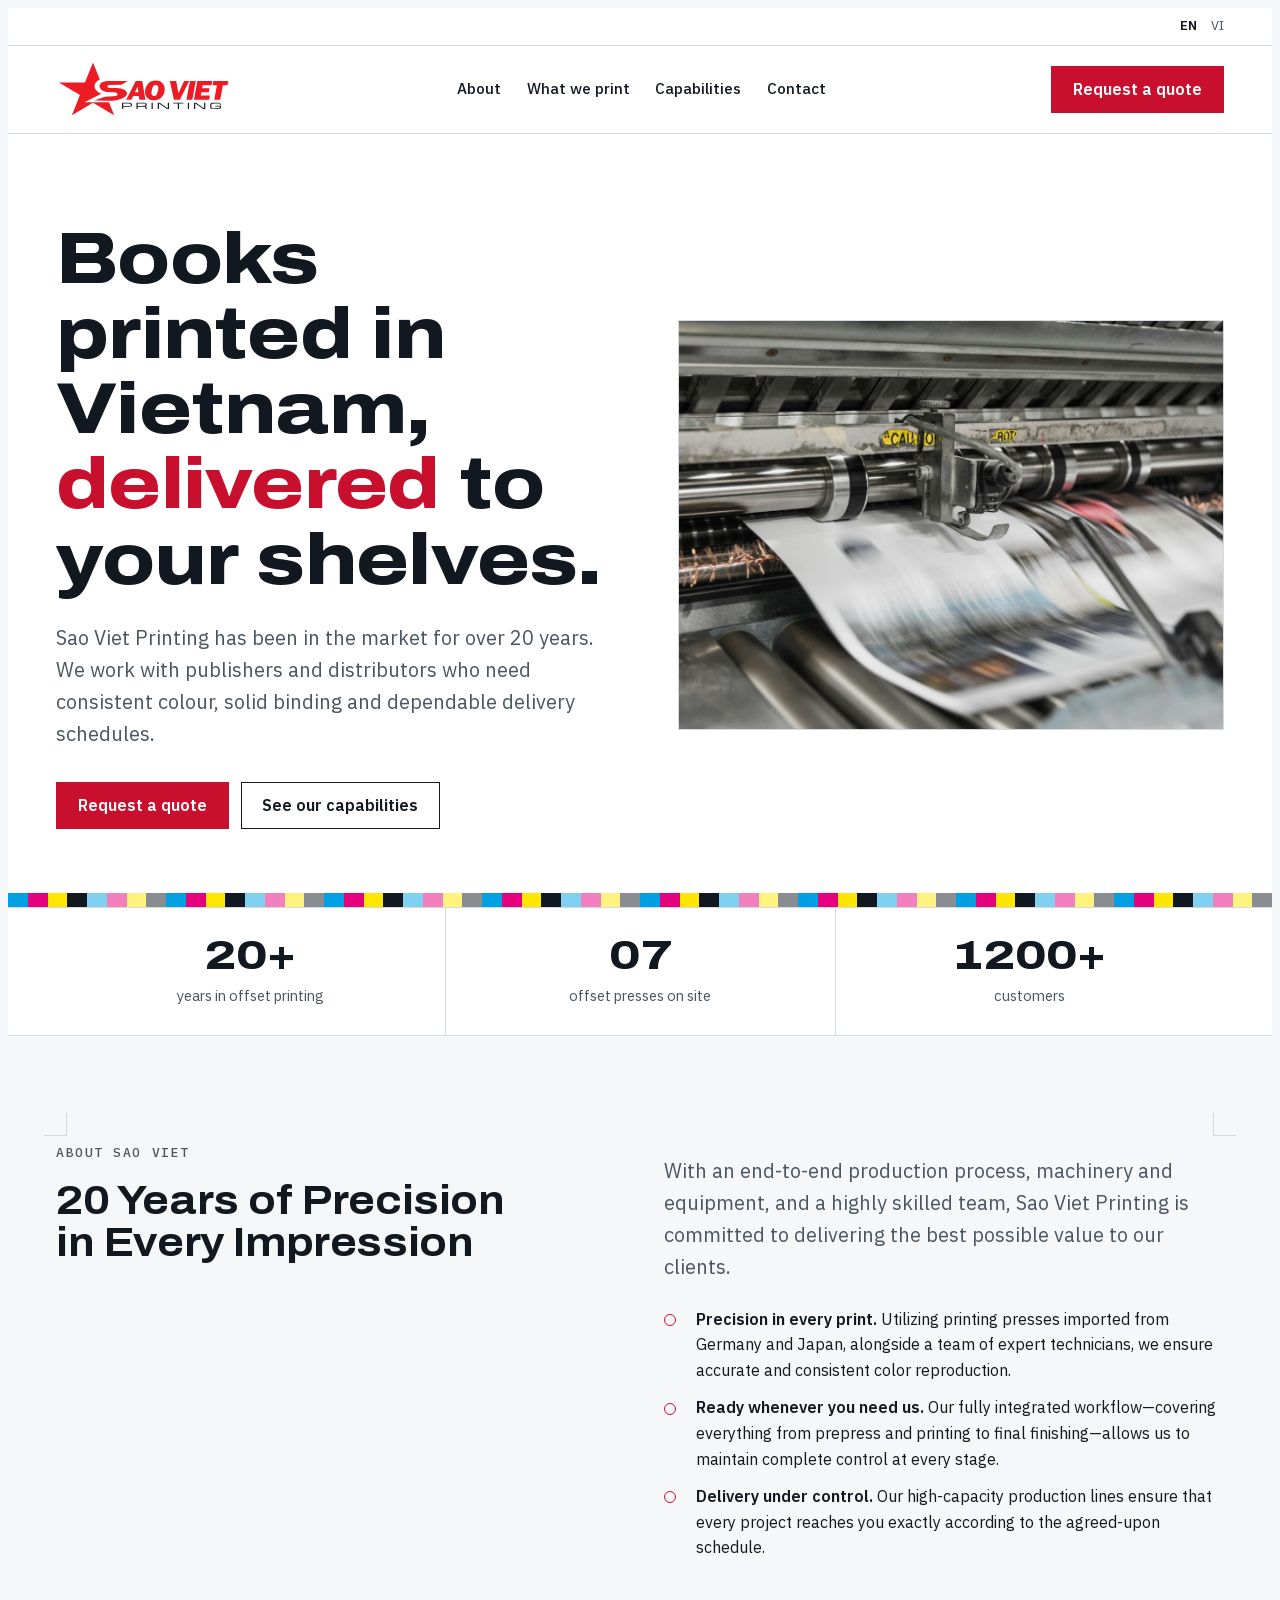
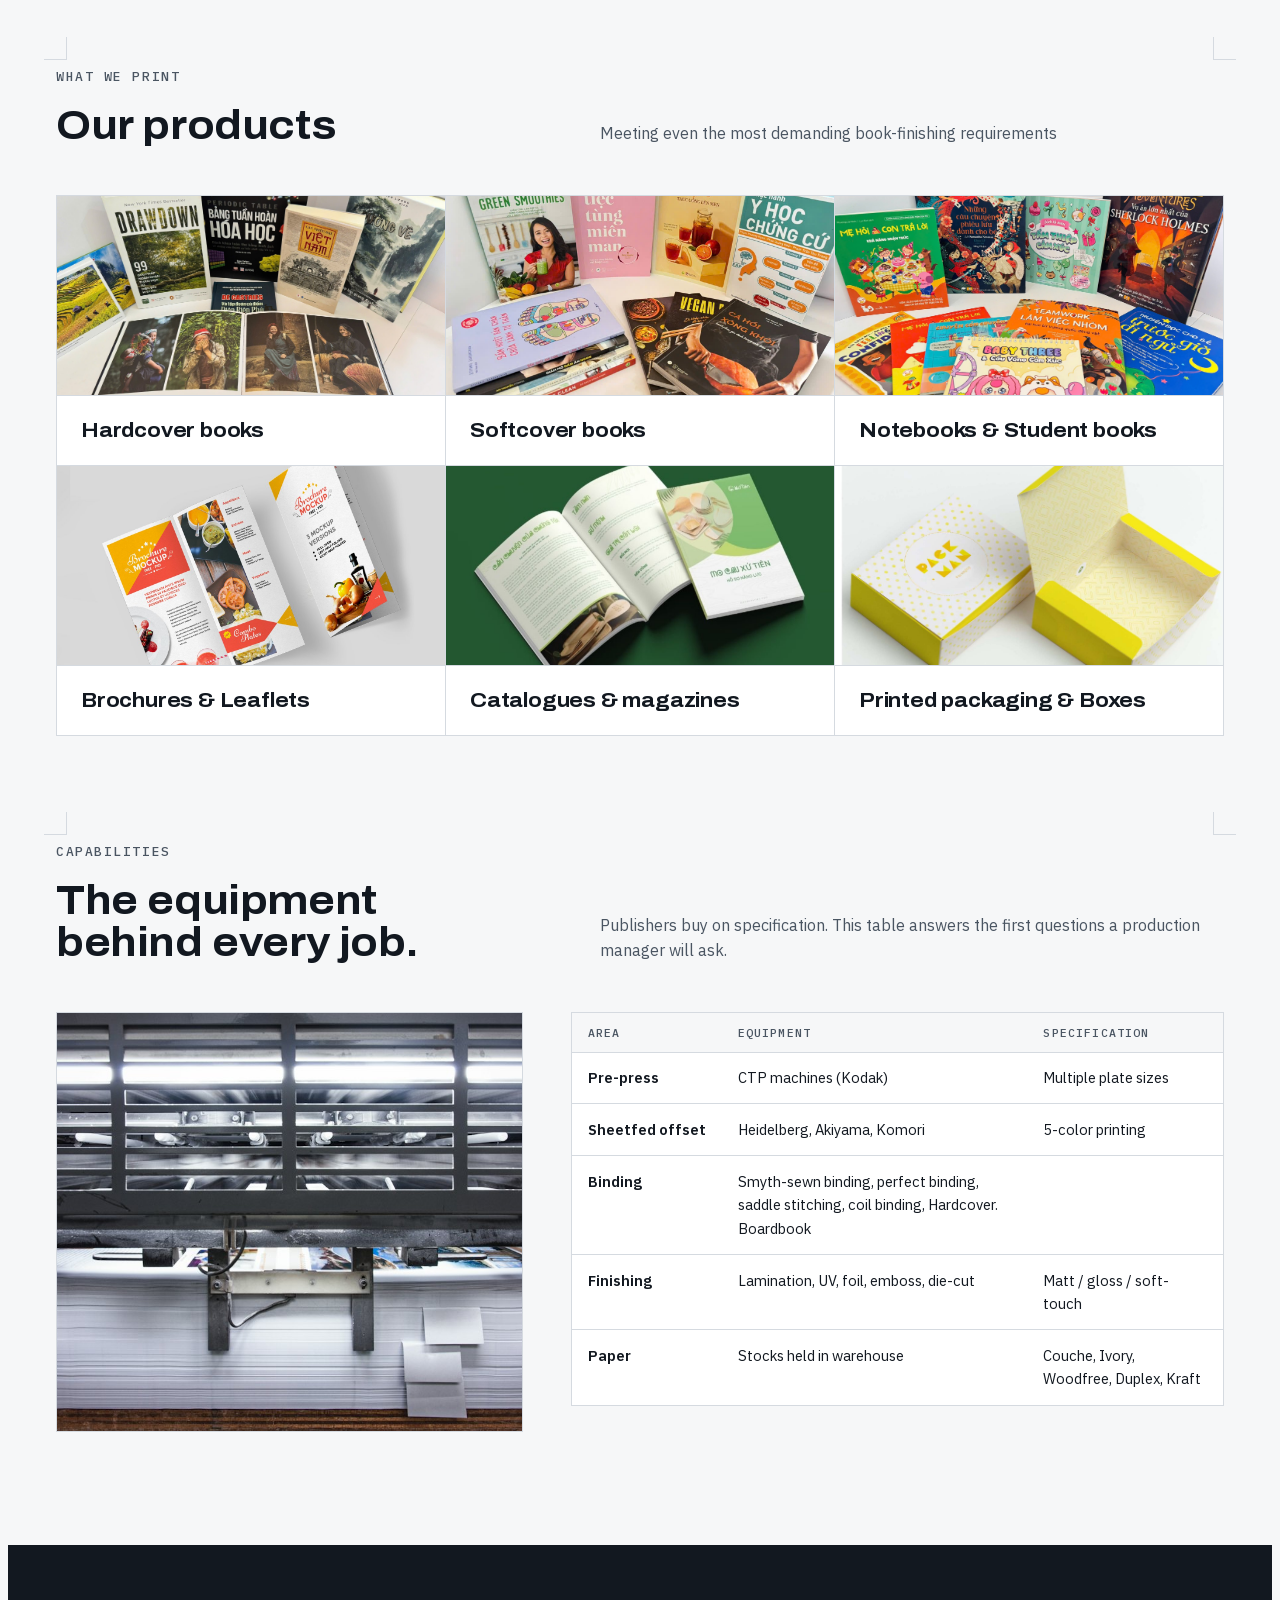
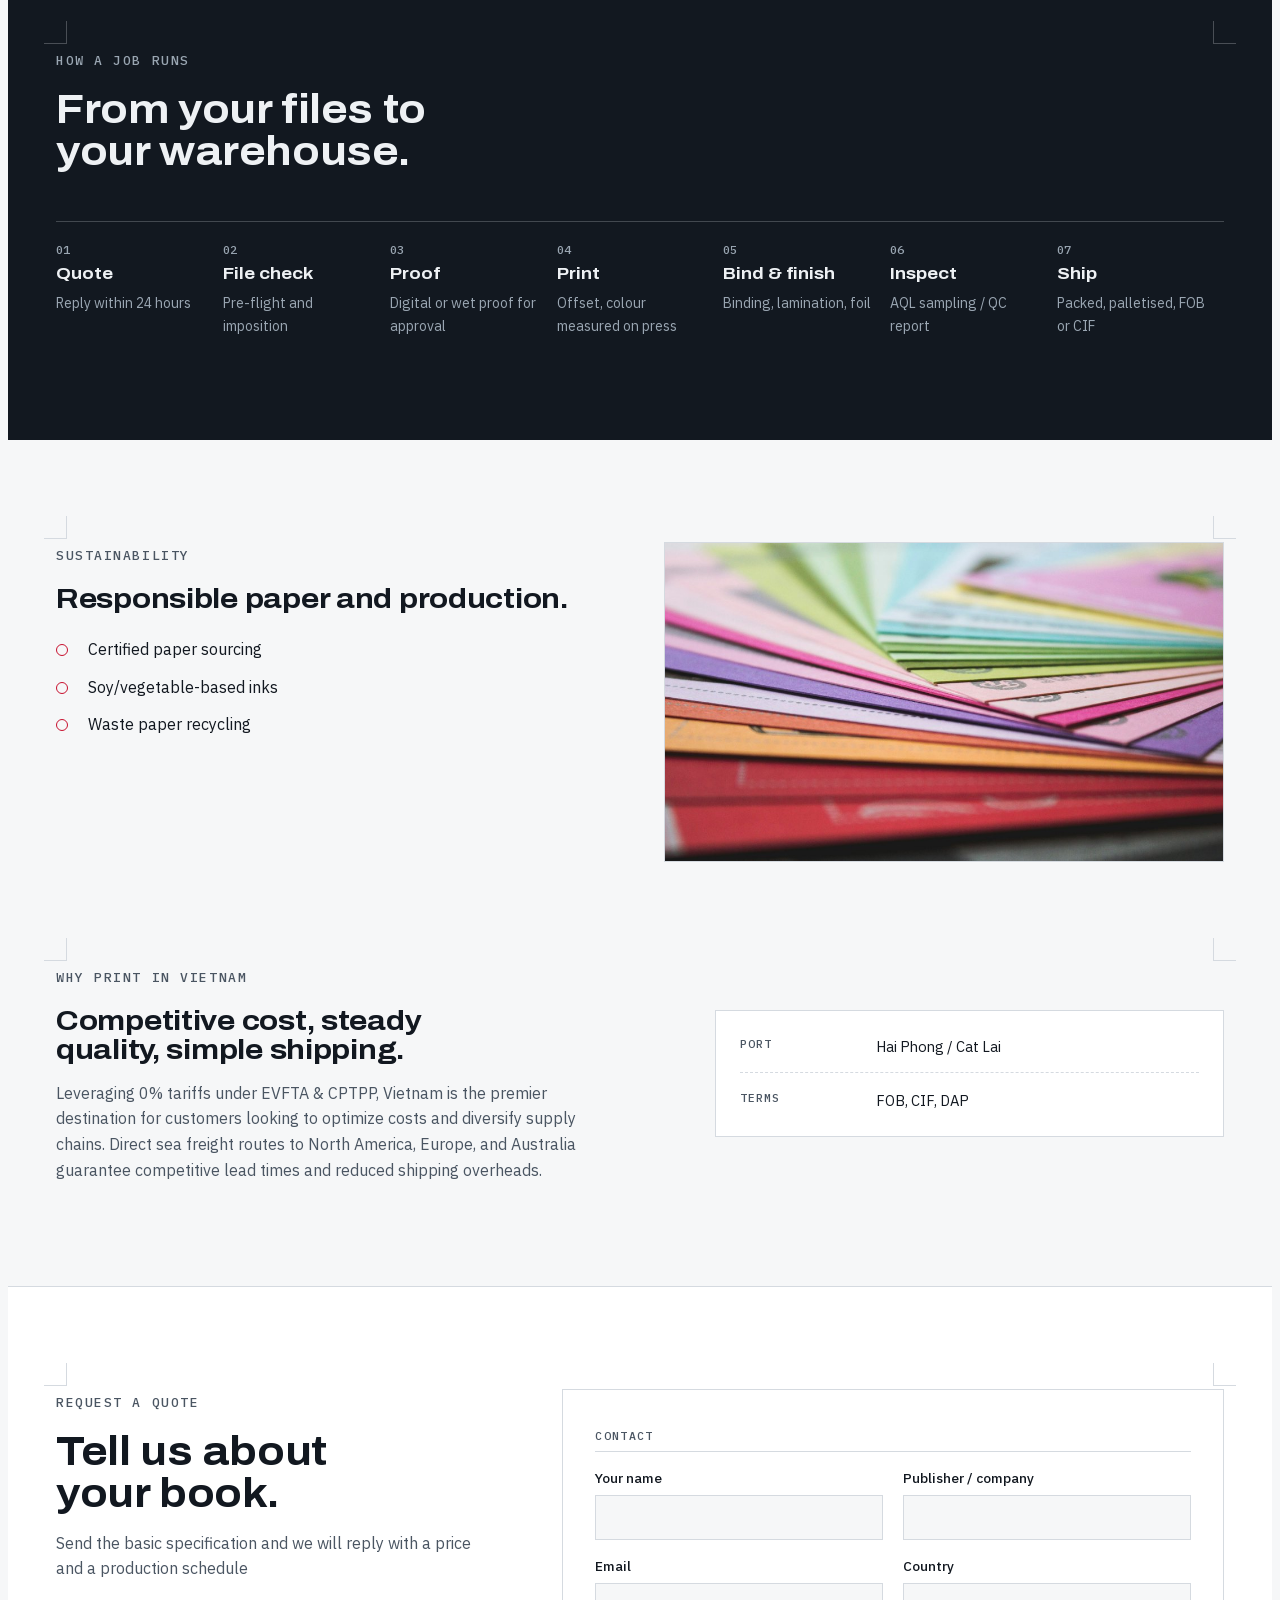
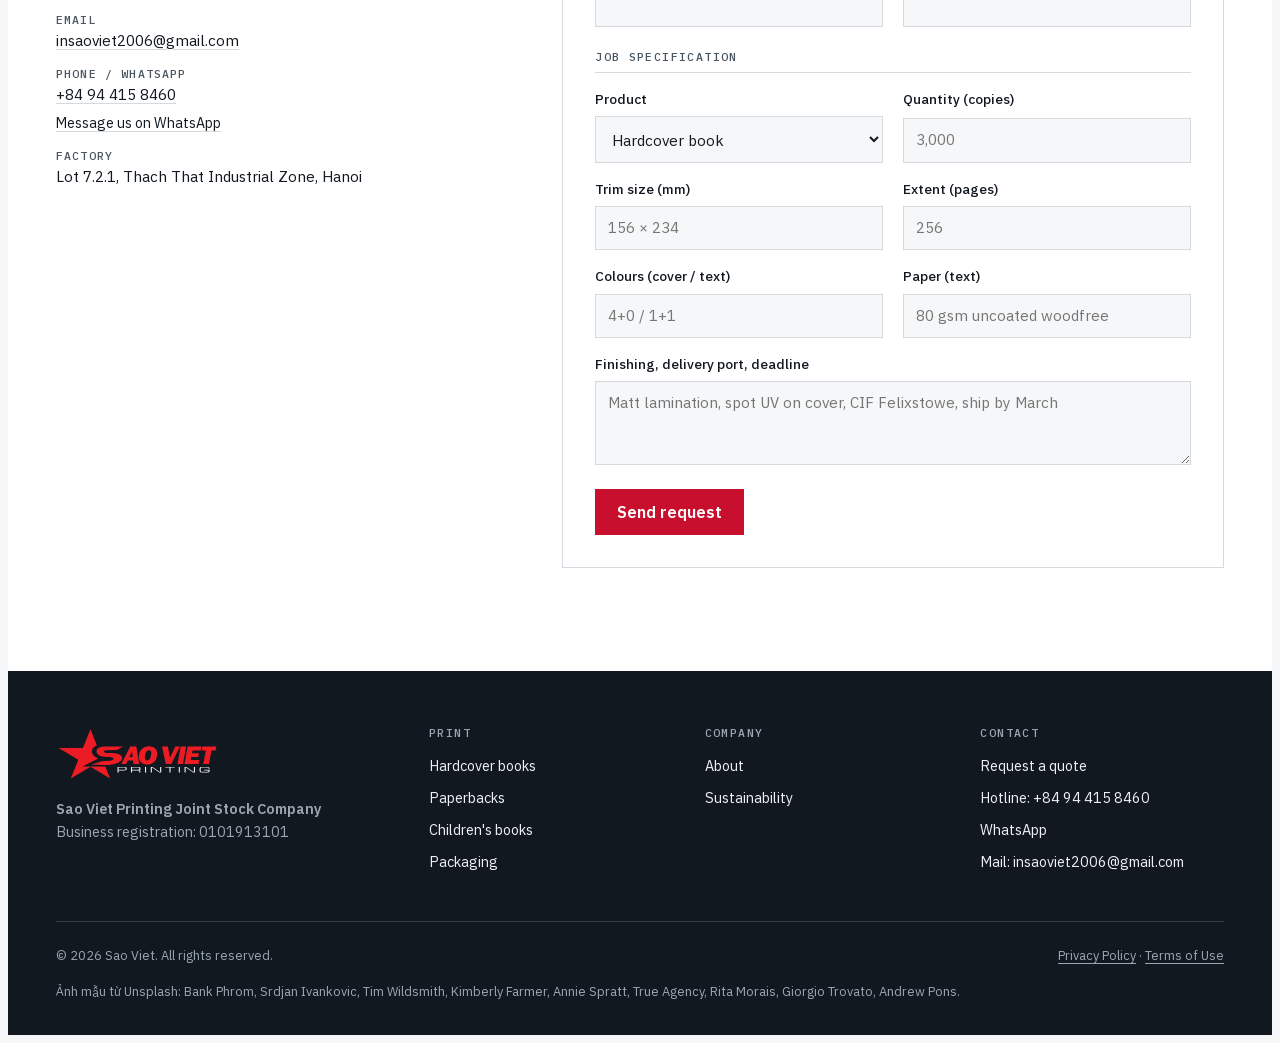
<file: en/index.html>
<!doctype html>
<html lang="en"><head><meta charset="utf-8"><meta name="viewport" content="width=device-width,initial-scale=1">
<meta name="description" content="Sao Viet Printing: offset printing of books, catalogues and packaging in Hanoi, Vietnam, for over 20 years.">
<link rel="icon" href="../favicon.svg" type="image/svg+xml"><link rel="icon" href="../favicon-32.png" type="image/png" sizes="32x32"><link rel="apple-touch-icon" href="../apple-touch-icon.png">
<title>Sao Viet Printing</title>
<link rel="canonical" href="https://insaoviet.com/en/">
<link rel="alternate" hreflang="vi" href="https://insaoviet.com/"><link rel="alternate" hreflang="en" href="https://insaoviet.com/en/"><link rel="alternate" hreflang="x-default" href="https://insaoviet.com/en/">
<meta property="og:type" content="website">
<meta property="og:site_name" content="Sao Viet Printing">
<meta property="og:title" content="Sao Viet Printing">
<meta property="og:description" content="Sao Viet Printing: offset printing of books, catalogues and packaging in Hanoi, Vietnam, for over 20 years.">
<meta property="og:url" content="https://insaoviet.com/en/">
<meta property="og:image" content="https://insaoviet.com/img/og-image.jpg">
<meta property="og:image:width" content="1200"><meta property="og:image:height" content="630">
<meta property="og:image:alt" content="Sao Viet Printing – offset book printing since 2006, Hanoi, Vietnam">
<meta property="og:locale" content="en_US"><meta property="og:locale:alternate" content="vi_VN">
<meta name="twitter:card" content="summary_large_image">

<link rel="preload" href="/fonts/archivo-400-800-latin.woff2" as="font" type="font/woff2" crossorigin>
<link rel="stylesheet" href="/fonts/fonts.css">
<style>
/* Layout: the page is a press sheet. Each section sits between crop marks, a CMYK colour bar
   runs along the hero, and specs are set in mono like a job ticket. One accent, used sparingly. */
:root{
  --paper:#f6f7f8;          /* coated stock, cool white */
  --sheet:#ffffff;          /* raised surfaces */
  --ink:#121820;            /* rich black */
  --ink-2:#4a5562;          /* secondary text */
  --rule:#d5dae0;           /* hairlines, crop marks */
  --accent:#c8102e;         /* Sao Viet red (placeholder brand colour) */
  --accent-ink:#ffffff;
  --band:#121820;           /* dark band background */
  --band-fg:#eef1f4;
  --band-2:#9aa6b2;
  --ph:#fff4cc;             /* placeholder highlight */
  --ph-fg:#6b5300;
  --c:#00a0e3; --m:#e5007e; --y:#ffe600; --k:#121820;
  --f-display:"Archivo","Arial Narrow",Arial,sans-serif;
  --f-body:"IBM Plex Sans",system-ui,-apple-system,"Segoe UI",sans-serif;
  --f-mono:"IBM Plex Mono",ui-monospace,Menlo,Consolas,monospace;
  --s-1:.8125rem; --s0:1rem; --s1:1.25rem; --s2:1.75rem; --s3:2.5rem; --s4:clamp(2.4rem,5.6vw,4.6rem);
  --wrap:1200px;
}
@media (prefers-color-scheme: dark){:root:not([data-theme="light"]){
  --paper:#0e1318; --sheet:#151c23; --ink:#e8ecf0; --ink-2:#9aa6b2; --rule:#2a343e;
  --accent:#ff4d5e; --accent-ink:#14060a; --band:#05080b; --band-fg:#e8ecf0; --band-2:#8794a1;
  --ph:#3a3112; --ph-fg:#ffe08a; --k:#e8ecf0; color-scheme:dark }}
:root[data-theme="dark"]{
  --paper:#0e1318; --sheet:#151c23; --ink:#e8ecf0; --ink-2:#9aa6b2; --rule:#2a343e;
  --accent:#ff4d5e; --accent-ink:#14060a; --band:#05080b; --band-fg:#e8ecf0; --band-2:#8794a1;
  --ph:#3a3112; --ph-fg:#ffe08a; --k:#e8ecf0; color-scheme:dark }

*{box-sizing:border-box}
html{scroll-behavior:smooth}
@media (prefers-reduced-motion:reduce){html{scroll-behavior:auto}*{animation:none!important;transition:none!important}}
body{background:var(--paper);color:var(--ink);font:400 var(--s0)/1.6 var(--f-body);-webkit-font-smoothing:antialiased}
body::before{content:"";position:fixed;inset:0 0 auto;height:env(safe-area-inset-top,0px);z-index:10;background:var(--sheet)}
a{color:inherit}
:focus-visible{outline:2px solid var(--accent);outline-offset:3px}
h1,h2,h3{font-family:var(--f-display);font-stretch:112%;line-height:1.05;letter-spacing:-.01em;text-wrap:balance;margin:0}
p{margin:0}
.wrap{max-width:var(--wrap);margin-inline:auto;padding-left:max(16px,env(safe-area-inset-left,0px));padding-right:max(16px,env(safe-area-inset-right,0px))}
.eyebrow{font:500 var(--s-1)/1 var(--f-mono);letter-spacing:.12em;text-transform:uppercase;color:var(--ink-2)}
.ph{background:var(--ph);color:var(--ph-fg);padding:0 .25em;border-radius:2px;box-decoration-break:clone;-webkit-box-decoration-break:clone}
body.clean .ph{background:none;color:inherit;padding:0}
.btn{display:inline-flex;align-items:center;gap:.5em;font:600 var(--s0)/1 var(--f-body);padding:.9em 1.3em;border:1.5px solid var(--ink);text-decoration:none;cursor:pointer;background:transparent;color:var(--ink);border-radius:0}
.btn.primary{background:var(--accent);border-color:var(--accent);color:var(--accent-ink)}
.btn:hover{transform:translateY(-1px)}
.btn{transition:transform .15s}

/* Template notice */
.notice{background:var(--ph);color:var(--ph-fg);font-size:var(--s-1)}
.notice .wrap{display:flex;flex-wrap:wrap;gap:.5rem 1rem;align-items:center;justify-content:space-between;padding-block:.55rem}
.notice button{font:500 var(--s-1)/1 var(--f-mono);background:transparent;color:inherit;border:1px solid currentColor;padding:.4em .7em;cursor:pointer}

/* Header */
.util{border-bottom:1px solid var(--rule);font-size:var(--s-1);color:var(--ink-2);background:var(--sheet)}
.util .wrap{display:flex;justify-content:space-between;gap:1rem;padding-block:.5rem;flex-wrap:wrap}
.util .langs{display:flex;gap:.9rem}
.util .langs a{text-decoration:none}
.util .langs a[aria-current]{color:var(--ink);font-weight:600}
header.site{position:sticky;top:env(safe-area-inset-top,0px);z-index:9;background:var(--sheet);border-bottom:1px solid var(--rule)}
header.site .wrap{display:flex;align-items:center;justify-content:space-between;gap:1rem;padding-block:.9rem}
.logo{display:flex;align-items:center;gap:.6rem;text-decoration:none}
.logo svg{width:34px;height:34px;flex:none}
.logo b{font:800 1.15rem/1 var(--f-display);font-stretch:125%;letter-spacing:.02em}
.logo small{display:block;font:500 .65rem/1.2 var(--f-mono);letter-spacing:.14em;color:var(--ink-2);margin-top:3px}
nav.main ul{display:flex;gap:1.6rem;list-style:none;margin:0;padding:0}
nav.main a{text-decoration:none;font-weight:500;font-size:.95rem}
nav.main a:hover{color:var(--accent)}
.menu-btn{display:none;background:none;border:1.5px solid var(--ink);color:var(--ink);font:600 var(--s-1)/1 var(--f-mono);padding:.55em .8em;cursor:pointer}
@media (max-width:980px){
  nav.main{display:none;position:absolute;left:0;right:0;top:100%;background:var(--sheet);border-bottom:1px solid var(--rule)}
  nav.main.open{display:block}
  nav.main ul{flex-direction:column;gap:0;padding:.5rem max(16px,env(safe-area-inset-right,0px)) 1rem max(16px,env(safe-area-inset-left,0px))}
  nav.main a{display:block;padding:.75rem 0;border-bottom:1px solid var(--rule)}
  .menu-btn{display:inline-block}
  header.site .cta-top{display:none}
}

/* Crop marks around sections */
.sheet{position:relative;padding-block:clamp(3.5rem,8vw,6.5rem)}
.sheet>.wrap{position:relative}
.crop::before,.crop::after{content:"";position:absolute;width:22px;height:22px;pointer-events:none;border-color:var(--rule);border-style:solid}
.crop::before{top:-26px;left:max(4px,env(safe-area-inset-left,0px));border-width:0 1px 1px 0}
.crop::after{top:-26px;right:max(4px,env(safe-area-inset-right,0px));border-width:0 0 1px 1px}
.sec-head{display:grid;grid-template-columns:minmax(0,1fr) minmax(0,1.3fr);gap:1.5rem 4rem;align-items:end;margin-bottom:3rem}
.sec-head h2{font-size:var(--s3)}
.sec-head p{color:var(--ink-2);max-width:60ch}
@media (max-width:760px){.sec-head{grid-template-columns:1fr}}

/* Image placeholder */
.img{position:relative;background:
  repeating-linear-gradient(135deg,transparent 0 10px,color-mix(in srgb,var(--rule) 55%,transparent) 10px 11px),var(--sheet);
  border:1px solid var(--rule);display:flex;align-items:flex-end;min-height:180px;max-width:100%}
.img span{font:500 .72rem/1.3 var(--f-mono);letter-spacing:.06em;background:var(--sheet);color:var(--ink-2);padding:.45em .6em;margin:.6rem;border:1px solid var(--rule)}

.img{overflow:hidden}
.img img{position:absolute;inset:0;width:100%;height:100%;object-fit:cover;max-width:none}
.img span{position:relative;z-index:1}
body.clean .img span{display:none}
/* Hero */
.hero{background:var(--sheet);border-bottom:1px solid var(--rule)}
.hero .wrap{display:grid;grid-template-columns:minmax(0,1.05fr) minmax(0,1fr);gap:3rem;padding-block:clamp(3rem,7vw,5.5rem) clamp(2.5rem,5vw,4rem);align-items:center}
.hero h1{font-size:var(--s4);font-stretch:118%;font-weight:800}
.hero h1 em{font-style:normal;color:var(--accent)}
.hero .lead{font-size:var(--s1);color:var(--ink-2);max-width:46ch;margin-top:1.5rem}
.hero .actions{display:flex;flex-wrap:wrap;gap:.75rem;margin-top:2rem}
.hero .eyebrow{margin-bottom:1.25rem;display:block}
.press{position:relative;aspect-ratio:4/3;max-width:100%}
.press .img{position:absolute;inset:0}
.press .slug{position:absolute;right:-1px;bottom:-1px;left:-1px;display:flex;justify-content:space-between;gap:.5rem;flex-wrap:wrap;font:500 .68rem/1 var(--f-mono);color:var(--ink-2);padding:.55rem .7rem;background:var(--sheet);border:1px solid var(--rule)}
@media (max-width:860px){.hero .wrap{grid-template-columns:1fr}}

/* CMYK colour bar */
.colorbar{display:flex;height:14px}
.colorbar i{flex:1}
.colorbar i:nth-child(8n+1){background:var(--c)}
.colorbar i:nth-child(8n+2){background:var(--m)}
.colorbar i:nth-child(8n+3){background:var(--y)}
.colorbar i:nth-child(8n+4){background:var(--k)}
.colorbar i:nth-child(8n+5){background:color-mix(in srgb,var(--c) 50%,var(--sheet))}
.colorbar i:nth-child(8n+6){background:color-mix(in srgb,var(--m) 50%,var(--sheet))}
.colorbar i:nth-child(8n+7){background:color-mix(in srgb,var(--y) 50%,var(--sheet))}
.colorbar i:nth-child(8n+8){background:color-mix(in srgb,var(--k) 50%,var(--sheet))}

/* Facts */
.facts{background:var(--sheet);border-bottom:1px solid var(--rule)}
.facts .wrap{display:grid;grid-template-columns:repeat(3,minmax(0,1fr))}
.fact{padding:1.75rem 1.25rem;border-left:1px solid var(--rule);text-align:center}
.fact:first-child{border-left:0}
.fact b{display:block;font:800 var(--s3)/1 var(--f-display);font-stretch:125%;font-variant-numeric:tabular-nums}
.fact span{display:block;margin-top:.5rem;color:var(--ink-2);font-size:.92rem}
@media (max-width:760px){.fact{padding:1.25rem .5rem}.fact b{font-size:clamp(1.25rem,6vw,2rem)}.fact span{font-size:.8rem}}

/* Products */
.products{display:grid;grid-template-columns:repeat(3,minmax(0,1fr));gap:1px;background:var(--rule);border:1px solid var(--rule)}
.prod{background:var(--sheet);display:flex;flex-direction:column}
.prod .img{min-height:200px;border:0;border-bottom:1px solid var(--rule)}
.prod .body{padding:1.5rem;display:grid;gap:.6rem}
.prod h3{font-size:var(--s1)}
.prod p{color:var(--ink-2);font-size:.95rem}
.prod .spec{font:400 .75rem/1.5 var(--f-mono);color:var(--ink-2);border-top:1px dashed var(--rule);padding-top:.7rem;margin-top:.3rem}
@media (max-width:900px){.products{grid-template-columns:repeat(2,minmax(0,1fr))}}
@media (max-width:560px){.products{grid-template-columns:1fr}}

/* Capabilities table */
.caps{display:grid;grid-template-columns:minmax(0,1fr) minmax(0,1.4fr);gap:3rem;align-items:start}
.caps .img{min-height:420px}
.caps>*{min-width:0}
.table-wrap{overflow-x:auto;border:1px solid var(--rule);background:var(--sheet)}
table{border-collapse:collapse;width:100%;min-width:520px;font-size:.92rem}
th,td{text-align:left;padding:.85rem 1rem;border-bottom:1px solid var(--rule);vertical-align:top}
thead th{font:500 .72rem/1 var(--f-mono);letter-spacing:.1em;text-transform:uppercase;color:var(--ink-2);background:var(--paper)}
td:first-child{font-weight:600;white-space:nowrap}
td.mono{font-family:var(--f-mono);font-size:.85rem;font-variant-numeric:tabular-nums}
tr:last-child td{border-bottom:0}
.caps-note{margin-top:1rem;font-size:var(--s-1);color:var(--ink-2)}
@media (max-width:900px){.caps{grid-template-columns:minmax(0,1fr)}.caps .img{min-height:240px}}

/* Process (dark band) */
.band{background:var(--band);color:var(--band-fg)}
.band .eyebrow,.band .sec-head p{color:var(--band-2)}
.band .crop::before,.band .crop::after{border-color:color-mix(in srgb,var(--band-fg) 25%,transparent)}
.steps{list-style:none;margin:0;padding:0;display:grid;grid-template-columns:repeat(7,minmax(0,1fr));border-top:1px solid color-mix(in srgb,var(--band-fg) 22%,transparent)}
.steps li{padding:1.4rem 1rem 0 0;display:grid;gap:.5rem;align-content:start}
.steps .n{font:500 .75rem/1 var(--f-mono);color:var(--band-2)}
.steps b{font:700 1.05rem/1.2 var(--f-display);font-stretch:110%}
.steps p{font-size:.88rem;color:var(--band-2)}
@media (max-width:1000px){.steps{grid-template-columns:repeat(4,minmax(0,1fr));row-gap:1.5rem}}
@media (max-width:560px){.steps{grid-template-columns:repeat(2,minmax(0,1fr))}}

/* Quality */
.split{display:grid;grid-template-columns:repeat(2,minmax(0,1fr));gap:3rem}
.certs{display:grid;grid-template-columns:repeat(2,minmax(0,1fr));gap:1rem;margin-top:1.75rem}
.cert{border:1px solid var(--rule);background:var(--sheet);padding:1.1rem;display:grid;gap:.35rem}
.cert b{font:700 1rem/1.2 var(--f-display);font-stretch:110%}
.cert span{font-size:.85rem;color:var(--ink-2)}
.cert .badge{width:44px;height:44px;border:1.5px dashed var(--rule);display:grid;place-items:center;font:500 .6rem/1 var(--f-mono);color:var(--ink-2);margin-bottom:.4rem}
.split h3{font-size:var(--s2)}
.split .col>p{color:var(--ink-2);margin-top:1rem;max-width:58ch}
.checks{list-style:none;padding:0;margin:1.5rem 0 0;display:grid;gap:.75rem}
.checks li{position:relative;padding-left:32px}
.checks li::before{content:"";position:absolute;left:0;top:.45em;width:12px;height:12px;box-sizing:border-box;border:1.5px solid var(--accent);border-radius:50%}
@media (max-width:820px){.split{grid-template-columns:1fr}}

/* Export */
.export{display:grid;grid-template-columns:minmax(0,1.2fr) minmax(0,1fr);gap:3rem;align-items:center}
.route{border:1px solid var(--rule);background:var(--sheet);padding:1.5rem;display:grid;gap:1rem}
.route .row{display:grid;grid-template-columns:120px minmax(0,1fr);gap:1rem;font-size:.92rem;border-bottom:1px dashed var(--rule);padding-bottom:.8rem}
.route .row:last-child{border-bottom:0;padding-bottom:0}
.route .row span:first-child{font:500 .72rem/1.6 var(--f-mono);letter-spacing:.08em;text-transform:uppercase;color:var(--ink-2)}
.export h3{font-size:var(--s2)}
.export .col>p{color:var(--ink-2);margin-top:1rem;max-width:56ch}
@media (max-width:820px){.export{grid-template-columns:1fr}}

/* Portfolio */
.work{display:grid;grid-template-columns:repeat(4,minmax(0,1fr));gap:1rem}
.work figure{margin:0;display:grid;gap:.6rem}
.work .img{aspect-ratio:3/4;min-height:0}
.work figcaption{font-size:.88rem}
.work figcaption small{display:block;font:400 .72rem/1.4 var(--f-mono);color:var(--ink-2)}
@media (max-width:820px){.work{grid-template-columns:repeat(2,minmax(0,1fr))}}

.logos{display:grid;grid-template-columns:repeat(6,minmax(0,1fr));gap:1px;background:var(--rule);border:1px solid var(--rule);margin-top:3.5rem}
.logos div{background:var(--sheet);height:84px;display:grid;place-items:center;font:500 .7rem/1 var(--f-mono);color:var(--ink-2);text-align:center;padding:.5rem}
@media (max-width:760px){.logos{grid-template-columns:repeat(3,minmax(0,1fr))}}

/* Fairs */
.fairs{display:grid;grid-template-columns:repeat(3,minmax(0,1fr));gap:1rem}
.fair{border-top:3px solid var(--ink);padding-top:1rem;display:grid;gap:.4rem}
.fair .when{font:500 .78rem/1 var(--f-mono);color:var(--accent)}
.fair b{font:700 var(--s1)/1.15 var(--f-display);font-stretch:112%}
.fair span{color:var(--ink-2);font-size:.92rem}
@media (max-width:760px){.fairs{grid-template-columns:1fr}}

/* Quote form */
.quote{display:grid;grid-template-columns:minmax(0,.9fr) minmax(0,1.3fr);gap:3rem;align-items:start}
.quote h2{font-size:var(--s3)}
.quote .col>p{color:var(--ink-2);margin-top:1rem;max-width:44ch}
.contact-list{margin-top:2rem;display:grid;gap:1rem;font-size:.95rem}
.contact-list div{display:grid;gap:.15rem}
.contact-list a{color:inherit;text-decoration:underline;text-decoration-color:var(--rule);text-underline-offset:3px}
.contact-list a:hover{color:var(--accent);text-decoration-color:currentColor}
.contact-list .alt{display:flex;flex-wrap:wrap;gap:.4rem 1rem;margin-top:.35rem;font-size:.88rem}
.contact-list span:first-child{font:500 .72rem/1 var(--f-mono);letter-spacing:.1em;text-transform:uppercase;color:var(--ink-2)}
form.ticket{background:var(--sheet);border:1px solid var(--rule);padding:clamp(1.25rem,3vw,2rem);display:grid;grid-template-columns:repeat(2,minmax(0,1fr));gap:1rem 1.25rem}
.ticket .full{grid-column:1/-1}
.ticket legend,.ticket .group{grid-column:1/-1;font:500 .72rem/1 var(--f-mono);letter-spacing:.12em;text-transform:uppercase;color:var(--ink-2);border-bottom:1px solid var(--rule);padding-bottom:.6rem;margin-top:.5rem}
.field{display:grid;gap:.35rem;min-width:0}
.field label{font-size:.85rem;font-weight:500}
.field input,.field select,.field textarea{font:400 .95rem/1.3 var(--f-body);color:var(--ink);background:var(--paper);border:1px solid var(--rule);padding:.7rem .75rem;border-radius:0;width:100%}
.field input:focus,.field select:focus,.field textarea:focus{outline:2px solid var(--accent);outline-offset:0;border-color:var(--accent)}
.ticket .submit{grid-column:1/-1;display:flex;flex-wrap:wrap;gap:1rem;align-items:center;margin-top:.5rem}
.ticket .status{font-size:.88rem;color:var(--ink-2)}
@media (max-width:860px){.quote{grid-template-columns:1fr}}
@media (max-width:520px){form.ticket{grid-template-columns:1fr}}

/* Footer */
footer{background:var(--band);color:var(--band-fg);font-size:.9rem}
footer .wrap{padding-block:3.5rem 2rem}
.foot{display:grid;grid-template-columns:1.4fr repeat(3,1fr);gap:2rem}
.foot h4{font:500 .72rem/1 var(--f-mono);letter-spacing:.12em;text-transform:uppercase;color:var(--band-2);margin:0 0 1rem}
.foot ul{list-style:none;margin:0;padding:0;display:grid;gap:.55rem}
.foot li{min-width:0;overflow-wrap:anywhere}
.foot a{text-decoration:none;color:var(--band-fg)}
.foot a:hover{color:var(--accent)}
.foot p{color:var(--band-2);max-width:36ch;margin-top:1rem}
.foot .logo small{color:var(--band-2)}
.legal a{color:inherit;text-decoration:underline;text-underline-offset:3px}
.legal a:hover{color:var(--band-fg)}
.legal{display:flex;flex-wrap:wrap;justify-content:space-between;gap:1rem;margin-top:3rem;padding-top:1.5rem;border-top:1px solid color-mix(in srgb,var(--band-fg) 18%,transparent);color:var(--band-2);font-size:.8rem}
@media (max-width:820px){.foot{grid-template-columns:repeat(2,minmax(0,1fr))}}

.logo svg.brand{width:auto;height:58px;color:var(--ink)}
footer .logo svg.brand{height:54px;color:var(--band-fg)}
@media (max-width:560px){header.site .logo svg.brand{height:44px}}

/* Edit mode (owner only) */
.editbar{position:fixed;z-index:20;right:calc(16px + env(safe-area-inset-right,0px));bottom:calc(16px + env(safe-area-inset-bottom,0px));display:flex;flex-wrap:wrap;align-items:center;justify-content:flex-end;gap:.5rem;max-width:calc(100vw - 32px);background:var(--sheet);color:var(--ink);border:1.5px solid var(--ink);padding:.55rem;box-shadow:0 8px 24px color-mix(in srgb,var(--ink) 18%,transparent);font:400 .85rem/1.3 var(--f-body)}
.editbar button{font:600 .85rem/1 var(--f-body);padding:.7em 1em;border:1.5px solid var(--ink);background:transparent;color:var(--ink);cursor:pointer}
.editbar button.primary{background:var(--accent);border-color:var(--accent);color:var(--accent-ink)}
.editbar button:disabled{opacity:.45;cursor:default}
.editbar .msg{flex:1 1 12rem;min-width:0;padding-inline:.35rem;color:var(--ink-2)}
.editbar .msg:empty{display:none}
body.editing [data-k]{outline:1px dashed color-mix(in srgb,var(--accent) 55%,transparent);outline-offset:2px;cursor:text}
body.editing [data-k]:hover{outline-style:solid}
body.editing [data-k]:focus{outline:2px solid var(--accent);background:color-mix(in srgb,var(--accent) 7%,transparent)}
.swap{display:none}
body.editing .swap{display:inline-flex;position:absolute;z-index:2;top:.6rem;right:.6rem;align-items:center;font:600 .78rem/1 var(--f-body);background:var(--ink);color:var(--paper);padding:.6em .8em;cursor:pointer}
.swap input{position:absolute;width:1px;height:1px;opacity:0;pointer-events:none}
.swap:focus-within{outline:2px solid var(--accent);outline-offset:2px}
.img.replaced>span{display:none}
body.editing{padding-bottom:6rem}
</style>

</head><body>

<div class="util">
  <div class="wrap">
    <span><br></span>
    <div class="langs" aria-label="Language"><a href="/en/" aria-current="true">EN</a><a href="/">VI</a></div>
  </div>
</div>

<header class="site">
  <div class="wrap">
    <a class="logo" href="#top" aria-label="Sao Viet home">
      <svg class="brand" viewBox="0 0 285.56 94.4" role="img" aria-label="Sao Viet Printing"><path fill-rule="evenodd" fill="#ED1C24" d="M 116.988281 34.148438 L 87.152344 34.148438 C 64.152344 33.6875 68.070312 50.753906 83.394531 52.105469 L 93.945312 52.355469 C 98.570312 52.464844 100.261719 53.863281 100.261719 55.710938 C 100.261719 57.554688 98.289062 58.882812 93.945312 59.066406 L 79.625 59.675781 L 61.800781 66.121094 C 73.035156 66.230469 73.851562 66.339844 85.089844 66.453125 C 95.128906 66.777344 113.789062 64.28125 115.675781 55.085938 C 116.324219 49.28125 108.097656 45.570312 98.785156 45.414062 L 88.023438 45.414062 C 85.457031 45.414062 83.710938 44.339844 83.710938 43.023438 C 83.710938 41.710938 84.714844 40.714844 88.023438 40.632812 L 106.664062 40.179688 Z M 116.988281 34.148438 "></path><path fill-rule="evenodd" fill="#ED1C24" d="M 4.695312 36.789062 L 47.101562 36.789062 L 60.246094 4.023438 L 71.339844 31.734375 C 58.390625 37.394531 60.800781 50.34375 73.878906 54.910156 L 46.296875 68.941406 L 86.269531 68.941406 L 94.632812 89.824219 L 60.246094 69.558594 L 25.835938 89.824219 L 38.953125 57.058594 L 4.695312 36.816406 Z M 4.695312 36.789062 "></path><path fill-rule="nonzero" fill="currentColor" d="M 116.703125 74.8125 C 118.464844 74.8125 119.554688 74.796875 120.007812 74.753906 C 120.421875 74.722656 120.792969 74.632812 121.097656 74.453125 C 121.316406 74.335938 121.445312 74.15625 121.554688 73.929688 C 121.640625 73.691406 121.683594 73.347656 121.683594 72.867188 C 121.683594 72.363281 121.640625 72.003906 121.554688 71.792969 C 121.488281 71.566406 121.359375 71.40625 121.117188 71.285156 C 120.859375 71.132812 120.488281 71.046875 120.054688 71.015625 C 119.617188 70.984375 118.507812 70.957031 116.703125 70.925781 L 109.457031 70.925781 L 109.457031 74.8125 Z M 107.523438 69.746094 L 116.703125 69.746094 C 119.097656 69.773438 120.53125 69.820312 121.054688 69.863281 C 121.511719 69.910156 121.921875 70.03125 122.316406 70.207031 C 122.707031 70.386719 122.988281 70.609375 123.1875 70.894531 C 123.488281 71.328125 123.640625 71.972656 123.664062 72.839844 C 123.664062 73.496094 123.578125 74.050781 123.402344 74.441406 C 123.230469 74.8125 122.96875 75.113281 122.574219 75.351562 C 122.207031 75.574219 121.792969 75.726562 121.359375 75.816406 C 120.945312 75.890625 120.292969 75.933594 119.402344 75.964844 C 119.097656 75.964844 118.183594 75.964844 116.703125 75.980469 L 109.457031 75.980469 L 109.457031 79.71875 L 107.523438 79.71875 Z M 107.523438 69.746094 "></path><path fill-rule="nonzero" fill="currentColor" d="M 140.078125 74.722656 C 141.96875 74.722656 143.164062 74.707031 143.710938 74.664062 C 144.230469 74.632812 144.667969 74.542969 144.992188 74.394531 C 145.492188 74.171875 145.734375 73.617188 145.753906 72.734375 C 145.753906 71.988281 145.515625 71.492188 145.058594 71.269531 C 144.753906 71.121094 144.296875 71.03125 143.644531 70.984375 C 143.035156 70.941406 141.839844 70.925781 140.078125 70.925781 L 132.984375 70.925781 L 132.984375 74.722656 Z M 131.050781 69.746094 L 140.078125 69.746094 C 142.535156 69.757812 144.078125 69.804688 144.773438 69.878906 C 145.972656 69.984375 146.796875 70.34375 147.253906 70.984375 C 147.558594 71.40625 147.710938 72.003906 147.710938 72.765625 C 147.710938 73.332031 147.667969 73.765625 147.582031 74.082031 C 147.492188 74.363281 147.34375 74.601562 147.105469 74.785156 C 146.734375 75.066406 146.148438 75.277344 145.339844 75.394531 C 145.949219 75.472656 146.429688 75.636719 146.820312 75.890625 C 147.105469 76.097656 147.253906 76.339844 147.34375 76.621094 C 147.429688 76.90625 147.449219 77.460938 147.472656 78.296875 L 147.472656 79.71875 L 145.535156 79.71875 L 145.535156 78.761719 C 145.535156 77.953125 145.515625 77.382812 145.449219 77.070312 C 145.320312 76.441406 144.796875 76.082031 143.90625 75.964844 C 143.558594 75.933594 143.230469 75.917969 142.949219 75.90625 C 142.664062 75.90625 141.730469 75.890625 140.078125 75.890625 L 132.984375 75.890625 L 132.984375 79.71875 L 131.050781 79.71875 Z M 131.050781 69.746094 "></path><path fill-rule="nonzero" fill="currentColor" d="M 155.554688 79.71875 L 157.488281 79.71875 L 157.488281 69.746094 L 155.554688 69.746094 Z M 155.554688 79.71875 "></path><path fill-rule="nonzero" fill="currentColor" d="M 168.878906 69.746094 L 181.582031 78.492188 L 182.015625 78.492188 L 182.015625 69.746094 L 183.953125 69.746094 L 183.953125 79.71875 L 180.691406 79.71875 L 168.007812 71 L 167.59375 71 L 167.59375 79.71875 L 165.660156 79.71875 L 165.660156 69.746094 Z M 168.878906 69.746094 "></path><path fill-rule="nonzero" fill="currentColor" d="M 207.523438 69.746094 L 207.523438 70.925781 L 200.277344 70.925781 L 200.277344 79.71875 L 198.34375 79.71875 L 198.34375 70.925781 L 191.054688 70.925781 L 191.054688 69.746094 Z M 207.523438 69.746094 "></path><path fill-rule="nonzero" fill="currentColor" d="M 214.625 79.71875 L 216.558594 79.71875 L 216.558594 69.746094 L 214.625 69.746094 Z M 214.625 79.71875 "></path><path fill-rule="nonzero" fill="currentColor" d="M 227.949219 69.746094 L 240.652344 78.492188 L 241.085938 78.492188 L 241.085938 69.746094 L 243.023438 69.746094 L 243.023438 79.71875 L 239.757812 79.71875 L 227.078125 71 L 226.664062 71 L 226.664062 79.71875 L 224.730469 79.71875 L 224.730469 69.746094 Z M 227.949219 69.746094 "></path><path fill-rule="nonzero" fill="currentColor" d="M 268.679688 74.664062 C 268.65625 76.203125 268.589844 77.191406 268.441406 77.652344 C 268.289062 78.160156 268.070312 78.550781 267.746094 78.804688 C 267.417969 79.074219 266.941406 79.269531 266.289062 79.417969 C 265.394531 79.628906 263.371094 79.71875 260.261719 79.71875 C 257.324219 79.71875 255.257812 79.65625 254.019531 79.523438 C 252.953125 79.402344 252.191406 79.089844 251.710938 78.582031 C 251.191406 77.996094 250.929688 76.710938 250.929688 74.738281 C 250.929688 73.363281 251.058594 72.285156 251.363281 71.507812 C 251.625 70.777344 252.277344 70.296875 253.324219 70.058594 C 254.367188 69.835938 256.410156 69.730469 259.433594 69.714844 C 260.433594 69.714844 261.546875 69.730469 262.804688 69.773438 C 264.046875 69.804688 264.894531 69.835938 265.351562 69.894531 C 266.265625 69.984375 267.027344 70.222656 267.613281 70.625 C 267.9375 70.878906 268.199219 71.164062 268.332031 71.492188 C 268.484375 71.808594 268.550781 72.269531 268.570312 72.867188 L 266.570312 72.867188 C 266.546875 72.09375 266.417969 71.613281 266.113281 71.40625 C 265.917969 71.285156 265.65625 71.195312 265.308594 71.132812 C 264.960938 71.074219 264.417969 71.03125 263.65625 70.984375 C 262.609375 70.941406 261.328125 70.925781 259.761719 70.910156 C 257.738281 70.910156 256.28125 70.957031 255.386719 71.015625 C 254.496094 71.089844 253.910156 71.222656 253.605469 71.417969 C 253.34375 71.597656 253.167969 71.914062 253.039062 72.363281 C 252.953125 72.824219 252.910156 73.542969 252.886719 74.542969 C 252.886719 76.039062 252.976562 76.996094 253.167969 77.472656 C 253.277344 77.757812 253.429688 77.953125 253.691406 78.101562 C 253.933594 78.222656 254.28125 78.3125 254.78125 78.371094 C 255.714844 78.476562 257.800781 78.519531 261 78.519531 C 262.761719 78.519531 264.066406 78.476562 264.917969 78.386719 C 265.679688 78.296875 266.15625 78.101562 266.375 77.816406 C 266.59375 77.519531 266.699219 76.863281 266.722656 75.828125 L 259.175781 75.828125 L 259.175781 74.664062 Z M 268.679688 74.664062 "></path><path fill-rule="nonzero" fill="#ED1C24" d="M 134.125 52.3125 L 132.8125 43.449219 L 128.375 52.3125 Z M 134.730469 58.648438 L 125.703125 58.648438 L 122.578125 64.898438 L 114.257812 64.898438 L 129.789062 34.265625 L 140.328125 34.265625 L 145.570312 64.898438 L 135.6875 64.898438 Z M 134.730469 58.648438 "></path><path fill-rule="nonzero" fill="#ED1C24" d="M 159.660156 58.511719 C 161.425781 58.511719 162.738281 57.871094 163.644531 56.539062 C 164.550781 55.160156 165.257812 53.230469 165.761719 50.613281 C 166.316406 48.042969 166.570312 46.296875 166.570312 45.378906 C 166.570312 43.816406 166.164062 42.621094 165.359375 41.796875 C 164.550781 41.015625 163.492188 40.601562 162.183594 40.601562 C 159.710938 40.601562 157.945312 42.210938 156.890625 45.378906 C 155.878906 48.546875 155.375 51.394531 155.375 53.828125 C 155.375 56.953125 156.789062 58.511719 159.660156 58.511719 Z M 159.609375 65.675781 C 155.628906 65.675781 152.148438 64.484375 149.273438 62.09375 C 146.351562 59.753906 144.886719 56.355469 144.886719 51.898438 C 144.886719 46.804688 146.503906 42.4375 149.777344 38.859375 C 153.058594 35.277344 157.292969 33.484375 162.585938 33.484375 C 166.769531 33.484375 170.25 34.722656 172.972656 37.25 C 175.644531 39.730469 177.003906 43.035156 177.003906 47.078125 C 177.003906 52.222656 175.390625 56.628906 172.214844 60.257812 C 168.988281 63.839844 164.753906 65.675781 159.609375 65.675781 "></path><path fill-rule="nonzero" fill="#ED1C24" d="M 216.71875 34.265625 L 201.640625 64.898438 L 191.914062 64.898438 L 185.359375 34.265625 L 195.644531 34.265625 L 199.324219 54.058594 C 199.578125 53.460938 200.636719 51.121094 202.5 47.03125 L 208.550781 34.265625 Z M 216.71875 34.265625 "></path><path fill-rule="nonzero" fill="#ED1C24" d="M 227.484375 34.265625 L 221.886719 64.898438 L 212.355469 64.898438 L 217.953125 34.265625 Z M 227.484375 34.265625 "></path><path fill-rule="nonzero" fill="#ED1C24" d="M 250.617188 57.871094 L 249.304688 64.898438 L 224.550781 64.898438 L 230.148438 34.265625 L 254.296875 34.265625 L 253.085938 40.96875 L 238.667969 40.96875 L 237.8125 45.792969 L 249.910156 45.792969 L 248.648438 52.40625 L 236.550781 52.40625 L 235.59375 57.871094 Z M 250.617188 57.871094 "></path><path fill-rule="nonzero" fill="#ED1C24" d="M 271.667969 41.246094 L 267.332031 64.898438 L 257.546875 64.898438 L 261.9375 41.246094 L 254.726562 41.246094 L 256.039062 34.171875 L 280.386719 34.171875 L 279.078125 41.246094 Z M 271.667969 41.246094 "></path></svg>
    </a>
    <nav class="main" id="nav" aria-label="Main">
      <ul>
        <li><a href="#about">About</a></li>
        <li><a href="#products">What we print</a></li>
        <li><a href="#capabilities">Capabilities</a></li>
        <li><a href="#quote">Contact</a></li>
      </ul>
    </nav>
    <a class="btn primary cta-top" href="#quote">Request a quote</a>
    <button class="menu-btn" type="button" aria-expanded="false" aria-controls="nav" id="menu-btn">Menu</button>
  </div>
</header>

<main id="top">
<section class="hero" aria-labelledby="hero-h">
  <div class="wrap">
    <div>
      <h1 id="hero-h">Books printed in Vietnam, <em>delivered</em> to your shelves.</h1>
      <p class="lead">Sao Viet Printing has been in the market for over 20&nbsp;years. We work with publishers and distributors who need consistent colour, solid binding and dependable delivery schedules.</p>
      <div class="actions">
        <a class="btn primary" href="#quote">Request a quote</a>
        <a class="btn" href="#capabilities">See our capabilities</a>
      </div>
    </div>
    <div class="press">
      <div class="img"><img src="../img/hero.jpg" alt="Offset press printing sheets"></div>
    </div>
  </div>
  <div class="colorbar" aria-hidden="true" id="colorbar"></div>
</section>

<section class="facts" aria-label="Key figures">
  <div class="wrap">
    <div class="fact"><b>20+</b><span>years in offset printing</span></div>
    <div class="fact"><b>07</b><span>offset presses on site</span></div>
    <div class="fact"><b>1200+</b><span>customers</span></div>
  </div>
</section>

<section class="sheet" id="about" aria-labelledby="about-h">
  <div class="wrap crop">
    <div class="split">
      <div class="col">
        <span class="eyebrow">About Sao Viet</span>
        <h2 id="about-h" style="font-size:var(--s3);margin-top:1rem">20 Years of Precision in Every Impression</h2>
      </div>
      <div class="col">
        <p style="color:var(--ink-2);font-size:var(--s1);max-width:56ch">With an end-to-end production process, machinery and equipment, and a highly skilled team, Sao Viet Printing is committed to delivering the best possible value to our clients.</p>
        <ul class="checks">
          <li><b>Precision in every print.</b>&nbsp;Utilizing printing presses imported from Germany and Japan, alongside a team of expert technicians, we ensure accurate and consistent color reproduction.<br></li>
          <li><b>Ready whenever you need us.</b>&nbsp;Our fully integrated workflow—covering everything from prepress and printing to final finishing—allows us to maintain complete control at every stage.</li>
          <li><b>Delivery under control.</b>&nbsp;Our high-capacity production lines ensure that every project reaches you exactly according to the agreed-upon schedule.</li>
        </ul>
      </div>
    </div>
  </div>
</section>

<section class="sheet" id="products" aria-labelledby="prod-h" style="padding-top:0">
  <div class="wrap crop">
    <div class="sec-head">
      <div><span class="eyebrow">What we print</span><h2 id="prod-h" style="margin-top:1rem">Our products</h2></div>
      <p>Meeting even the most demanding book-finishing requirements</p>
    </div>
    <div class="products">
      <article class="prod"><div class="img replaced"><img src="../img/u-i1-mvvtxht1.jpg" alt="Stack of hardcover books"></div><div class="body"><h3>Hardcover books</h3></div></article>
      <article class="prod"><div class="img replaced"><img src="../img/u-i2-mvvtxht1.jpg" alt="Stack of paperback books"></div><div class="body"><h3>Softcover books</h3></div></article>
      <article class="prod"><div class="img replaced"><img src="../img/u-i3-mvvtxht1.jpg" alt="Children's picture books"></div><div class="body"><h3>Notebooks &amp; Student books</h3></div></article>
      <article class="prod"><div class="img replaced"><img src="../img/u-i4-mvvtxht1.jpg" alt="Photo book being leafed through"></div><div class="body"><h3>Brochures &amp; Leaflets</h3></div></article>
      <article class="prod"><div class="img replaced"><img src="../img/u-i5-mvvtxht1.jpg" alt="Magazines on display"></div><div class="body"><h3>Catalogues &amp; magazines</h3></div></article>
      <article class="prod"><div class="img replaced"><img src="../img/u-i6-mvvtxht1.jpg" alt="Folding carton box"></div><div class="body"><h3>Printed packaging &amp; Boxes</h3></div></article>
    </div>
  </div>
</section>

<section class="sheet" id="capabilities" aria-labelledby="caps-h" style="padding-top:0">
  <div class="wrap crop">
    <div class="sec-head">
      <div><span class="eyebrow">Capabilities</span><h2 id="caps-h" style="margin-top:1rem">The equipment behind every job.</h2></div>
      <p>Publishers buy on specification. This table answers the first questions a production manager will ask.</p>
    </div>
    <div class="caps">
      <div class="img"><img src="../img/caps.jpg" alt="Print production line"></div>
      <div>
        <div class="table-wrap">
          <table>
            <thead><tr><th scope="col">Area</th><th scope="col">Equipment</th><th scope="col">Specification</th></tr></thead>
            <tbody>
              <tr><td>Pre-press</td><td>CTP machines (Kodak)</td><td>Multiple plate sizes</td></tr>
              <tr><td>Sheetfed offset</td><td>Heidelberg, Akiyama, Komori</td><td>5-color printing</td></tr>
              <tr><td>Binding</td><td>Smyth-sewn binding, perfect binding, saddle stitching, coil binding, Hardcover. Boardbook</td><td><br></td></tr>
              <tr><td>Finishing</td><td>Lamination, UV, foil, emboss, die-cut</td><td>Matt / gloss / soft-touch</td></tr>
              <tr><td>Paper</td><td>Stocks held in warehouse</td><td>Couche, Ivory, Woodfree, Duplex, Kraft</td></tr>
            </tbody>
          </table>
        </div>
        <p class="caps-note"><br></p>
      </div>
    </div>
  </div>
</section>

<section class="sheet band" aria-labelledby="proc-h">
  <div class="wrap crop">
    <div class="sec-head">
      <div><span class="eyebrow">How a job runs</span><h2 id="proc-h" style="margin-top:1rem">From your files to your warehouse.</h2></div>
      <p><br></p>
    </div>
    <ol class="steps">
      <li><span class="n">01</span><b>Quote</b><p>Reply within 24 hours</p></li>
      <li><span class="n">02</span><b>File check</b><p>Pre-flight and imposition</p></li>
      <li><span class="n">03</span><b>Proof</b><p>Digital or wet proof for approval</p></li>
      <li><span class="n">04</span><b>Print</b><p>Offset, colour measured on press</p></li>
      <li><span class="n">05</span><b>Bind &amp; finish</b><p>Binding, lamination, foil</p></li>
      <li><span class="n">06</span><b>Inspect</b><p>AQL sampling / QC report</p></li>
      <li><span class="n">07</span><b>Ship</b><p>Packed, palletised, FOB or CIF</p></li>
    </ol>
  </div>
</section>

<section class="sheet" id="sustainability" aria-labelledby="sus-h">
  <div class="wrap crop">
    <div class="split">
      <div class="col">
        <span class="eyebrow">Sustainability</span>
        <h3 id="sus-h" style="margin-top:1rem">Responsible paper and production.</h3>
        <ul class="checks">
          <li>Certified paper sourcing</li>
          <li>Soy/vegetable-based inks</li>
          <li>Waste paper recycling</li>
        </ul>
      </div>
      <div class="col">
        <div class="img" style="min-height:320px;height:100%"><img src="../img/paper.jpg" alt="Coloured paper stock"></div>
      </div>
    </div>
  </div>
</section>

<section class="sheet" aria-labelledby="exp-h" style="padding-top:0">
  <div class="wrap crop">
    <div class="export">
      <div class="col">
        <span class="eyebrow">Why print in Vietnam</span>
        <h3 id="exp-h" style="margin-top:1rem">Competitive cost, steady quality, simple shipping.</h3>
        <p>Leveraging 0% tariffs under EVFTA &amp; CPTPP, Vietnam is the premier destination for customers looking to optimize costs and diversify supply chains. Direct sea freight routes to North America, Europe, and Australia guarantee competitive lead times and reduced shipping overheads.</p>
      </div>
      <div class="route" aria-label="Shipping summary">
        <div class="row"><span>Port</span><span>Hai Phong / Cat Lai</span></div>
        <div class="row"><span>Terms</span><span>FOB, CIF, DAP</span></div>
      </div>
    </div>
  </div>
</section>

<section class="sheet" id="quote" aria-labelledby="quote-h" style="background:var(--sheet);border-top:1px solid var(--rule)">
  <div class="wrap crop">
    <div class="quote">
      <div class="col">
        <span class="eyebrow">Request a quote</span>
        <h2 id="quote-h" style="margin-top:1rem">Tell us about your book.</h2>
        <p>Send the basic specification and we will reply with a price and a production schedule</p>
        <div class="contact-list">
          <div><span>Email</span><span><a href="mailto:insaoviet2006@gmail.com">insaoviet2006@gmail.com</a></span></div>
          <div><span>Phone / WhatsApp</span><span><a href="tel:+84944158460">+84 94 415 8460</a><span class="alt"><a href="https://wa.me/84944158460" target="_blank" rel="noopener">Message us on WhatsApp</a></span></span></div>
          <div><span>Factory</span><span>Lot 7.2.1, Thach That Industrial Zone, Hanoi</span></div>
        </div>
      </div>
      <form class="ticket" id="quote-form" novalidate="">
        <div class="group">Contact</div>
        <div class="field"><label for="q-name">Your name</label><input id="q-name" name="name" required="" autocomplete="name"></div>
        <div class="field"><label for="q-company">Publisher / company</label><input id="q-company" name="company" autocomplete="organization"></div>
        <div class="field"><label for="q-email">Email</label><input id="q-email" name="email" type="email" required="" autocomplete="email"></div>
        <div class="field"><label for="q-country">Country</label><input id="q-country" name="country" autocomplete="country-name"></div>
        <div class="group">Job specification</div>
        <div class="field"><label for="q-type">Product</label>
          <select id="q-type" name="type"><option>Hardcover book</option><option>Paperback</option><option>Children's / board book</option><option>Art &amp; photo book</option><option>Catalogue / magazine</option><option>Packaging</option></select></div>
        <div class="field"><label for="q-qty">Quantity (copies)</label><input id="q-qty" name="qty" inputmode="numeric" placeholder="3,000"></div>
        <div class="field"><label for="q-size">Trim size (mm)</label><input id="q-size" name="size" placeholder="156 × 234"></div>
        <div class="field"><label for="q-pages">Extent (pages)</label><input id="q-pages" name="pages" inputmode="numeric" placeholder="256"></div>
        <div class="field"><label for="q-colour">Colours (cover / text)</label><input id="q-colour" name="colour" placeholder="4+0 / 1+1"></div>
        <div class="field"><label for="q-paper">Paper (text)</label><input id="q-paper" name="paper" placeholder="80 gsm uncoated woodfree"></div>
        <div class="field full"><label for="q-notes">Finishing, delivery port, deadline</label><textarea id="q-notes" name="notes" rows="3" placeholder="Matt lamination, spot UV on cover, CIF Felixstowe, ship by March"></textarea></div>
        <input type="text" name="_honey" tabindex="-1" autocomplete="off" aria-hidden="true" style="position:absolute;left:-9999px;width:1px;height:1px;opacity:0">
        <div class="submit">
          <button class="btn primary" type="submit">Send request</button>
          <span class="status" id="q-status" role="status"></span>
        </div>
      </form>
    </div>
  </div>
</section>
</main>

<footer>
  <div class="wrap">
    <div class="foot">
      <div>
        <a class="logo" href="#top"><svg class="brand" viewBox="0 0 285.56 94.4" role="img" aria-label="Sao Viet Printing"><path fill-rule="evenodd" fill="#ED1C24" d="M 116.988281 34.148438 L 87.152344 34.148438 C 64.152344 33.6875 68.070312 50.753906 83.394531 52.105469 L 93.945312 52.355469 C 98.570312 52.464844 100.261719 53.863281 100.261719 55.710938 C 100.261719 57.554688 98.289062 58.882812 93.945312 59.066406 L 79.625 59.675781 L 61.800781 66.121094 C 73.035156 66.230469 73.851562 66.339844 85.089844 66.453125 C 95.128906 66.777344 113.789062 64.28125 115.675781 55.085938 C 116.324219 49.28125 108.097656 45.570312 98.785156 45.414062 L 88.023438 45.414062 C 85.457031 45.414062 83.710938 44.339844 83.710938 43.023438 C 83.710938 41.710938 84.714844 40.714844 88.023438 40.632812 L 106.664062 40.179688 Z M 116.988281 34.148438 "></path><path fill-rule="evenodd" fill="#ED1C24" d="M 4.695312 36.789062 L 47.101562 36.789062 L 60.246094 4.023438 L 71.339844 31.734375 C 58.390625 37.394531 60.800781 50.34375 73.878906 54.910156 L 46.296875 68.941406 L 86.269531 68.941406 L 94.632812 89.824219 L 60.246094 69.558594 L 25.835938 89.824219 L 38.953125 57.058594 L 4.695312 36.816406 Z M 4.695312 36.789062 "></path><path fill-rule="nonzero" fill="currentColor" d="M 116.703125 74.8125 C 118.464844 74.8125 119.554688 74.796875 120.007812 74.753906 C 120.421875 74.722656 120.792969 74.632812 121.097656 74.453125 C 121.316406 74.335938 121.445312 74.15625 121.554688 73.929688 C 121.640625 73.691406 121.683594 73.347656 121.683594 72.867188 C 121.683594 72.363281 121.640625 72.003906 121.554688 71.792969 C 121.488281 71.566406 121.359375 71.40625 121.117188 71.285156 C 120.859375 71.132812 120.488281 71.046875 120.054688 71.015625 C 119.617188 70.984375 118.507812 70.957031 116.703125 70.925781 L 109.457031 70.925781 L 109.457031 74.8125 Z M 107.523438 69.746094 L 116.703125 69.746094 C 119.097656 69.773438 120.53125 69.820312 121.054688 69.863281 C 121.511719 69.910156 121.921875 70.03125 122.316406 70.207031 C 122.707031 70.386719 122.988281 70.609375 123.1875 70.894531 C 123.488281 71.328125 123.640625 71.972656 123.664062 72.839844 C 123.664062 73.496094 123.578125 74.050781 123.402344 74.441406 C 123.230469 74.8125 122.96875 75.113281 122.574219 75.351562 C 122.207031 75.574219 121.792969 75.726562 121.359375 75.816406 C 120.945312 75.890625 120.292969 75.933594 119.402344 75.964844 C 119.097656 75.964844 118.183594 75.964844 116.703125 75.980469 L 109.457031 75.980469 L 109.457031 79.71875 L 107.523438 79.71875 Z M 107.523438 69.746094 "></path><path fill-rule="nonzero" fill="currentColor" d="M 140.078125 74.722656 C 141.96875 74.722656 143.164062 74.707031 143.710938 74.664062 C 144.230469 74.632812 144.667969 74.542969 144.992188 74.394531 C 145.492188 74.171875 145.734375 73.617188 145.753906 72.734375 C 145.753906 71.988281 145.515625 71.492188 145.058594 71.269531 C 144.753906 71.121094 144.296875 71.03125 143.644531 70.984375 C 143.035156 70.941406 141.839844 70.925781 140.078125 70.925781 L 132.984375 70.925781 L 132.984375 74.722656 Z M 131.050781 69.746094 L 140.078125 69.746094 C 142.535156 69.757812 144.078125 69.804688 144.773438 69.878906 C 145.972656 69.984375 146.796875 70.34375 147.253906 70.984375 C 147.558594 71.40625 147.710938 72.003906 147.710938 72.765625 C 147.710938 73.332031 147.667969 73.765625 147.582031 74.082031 C 147.492188 74.363281 147.34375 74.601562 147.105469 74.785156 C 146.734375 75.066406 146.148438 75.277344 145.339844 75.394531 C 145.949219 75.472656 146.429688 75.636719 146.820312 75.890625 C 147.105469 76.097656 147.253906 76.339844 147.34375 76.621094 C 147.429688 76.90625 147.449219 77.460938 147.472656 78.296875 L 147.472656 79.71875 L 145.535156 79.71875 L 145.535156 78.761719 C 145.535156 77.953125 145.515625 77.382812 145.449219 77.070312 C 145.320312 76.441406 144.796875 76.082031 143.90625 75.964844 C 143.558594 75.933594 143.230469 75.917969 142.949219 75.90625 C 142.664062 75.90625 141.730469 75.890625 140.078125 75.890625 L 132.984375 75.890625 L 132.984375 79.71875 L 131.050781 79.71875 Z M 131.050781 69.746094 "></path><path fill-rule="nonzero" fill="currentColor" d="M 155.554688 79.71875 L 157.488281 79.71875 L 157.488281 69.746094 L 155.554688 69.746094 Z M 155.554688 79.71875 "></path><path fill-rule="nonzero" fill="currentColor" d="M 168.878906 69.746094 L 181.582031 78.492188 L 182.015625 78.492188 L 182.015625 69.746094 L 183.953125 69.746094 L 183.953125 79.71875 L 180.691406 79.71875 L 168.007812 71 L 167.59375 71 L 167.59375 79.71875 L 165.660156 79.71875 L 165.660156 69.746094 Z M 168.878906 69.746094 "></path><path fill-rule="nonzero" fill="currentColor" d="M 207.523438 69.746094 L 207.523438 70.925781 L 200.277344 70.925781 L 200.277344 79.71875 L 198.34375 79.71875 L 198.34375 70.925781 L 191.054688 70.925781 L 191.054688 69.746094 Z M 207.523438 69.746094 "></path><path fill-rule="nonzero" fill="currentColor" d="M 214.625 79.71875 L 216.558594 79.71875 L 216.558594 69.746094 L 214.625 69.746094 Z M 214.625 79.71875 "></path><path fill-rule="nonzero" fill="currentColor" d="M 227.949219 69.746094 L 240.652344 78.492188 L 241.085938 78.492188 L 241.085938 69.746094 L 243.023438 69.746094 L 243.023438 79.71875 L 239.757812 79.71875 L 227.078125 71 L 226.664062 71 L 226.664062 79.71875 L 224.730469 79.71875 L 224.730469 69.746094 Z M 227.949219 69.746094 "></path><path fill-rule="nonzero" fill="currentColor" d="M 268.679688 74.664062 C 268.65625 76.203125 268.589844 77.191406 268.441406 77.652344 C 268.289062 78.160156 268.070312 78.550781 267.746094 78.804688 C 267.417969 79.074219 266.941406 79.269531 266.289062 79.417969 C 265.394531 79.628906 263.371094 79.71875 260.261719 79.71875 C 257.324219 79.71875 255.257812 79.65625 254.019531 79.523438 C 252.953125 79.402344 252.191406 79.089844 251.710938 78.582031 C 251.191406 77.996094 250.929688 76.710938 250.929688 74.738281 C 250.929688 73.363281 251.058594 72.285156 251.363281 71.507812 C 251.625 70.777344 252.277344 70.296875 253.324219 70.058594 C 254.367188 69.835938 256.410156 69.730469 259.433594 69.714844 C 260.433594 69.714844 261.546875 69.730469 262.804688 69.773438 C 264.046875 69.804688 264.894531 69.835938 265.351562 69.894531 C 266.265625 69.984375 267.027344 70.222656 267.613281 70.625 C 267.9375 70.878906 268.199219 71.164062 268.332031 71.492188 C 268.484375 71.808594 268.550781 72.269531 268.570312 72.867188 L 266.570312 72.867188 C 266.546875 72.09375 266.417969 71.613281 266.113281 71.40625 C 265.917969 71.285156 265.65625 71.195312 265.308594 71.132812 C 264.960938 71.074219 264.417969 71.03125 263.65625 70.984375 C 262.609375 70.941406 261.328125 70.925781 259.761719 70.910156 C 257.738281 70.910156 256.28125 70.957031 255.386719 71.015625 C 254.496094 71.089844 253.910156 71.222656 253.605469 71.417969 C 253.34375 71.597656 253.167969 71.914062 253.039062 72.363281 C 252.953125 72.824219 252.910156 73.542969 252.886719 74.542969 C 252.886719 76.039062 252.976562 76.996094 253.167969 77.472656 C 253.277344 77.757812 253.429688 77.953125 253.691406 78.101562 C 253.933594 78.222656 254.28125 78.3125 254.78125 78.371094 C 255.714844 78.476562 257.800781 78.519531 261 78.519531 C 262.761719 78.519531 264.066406 78.476562 264.917969 78.386719 C 265.679688 78.296875 266.15625 78.101562 266.375 77.816406 C 266.59375 77.519531 266.699219 76.863281 266.722656 75.828125 L 259.175781 75.828125 L 259.175781 74.664062 Z M 268.679688 74.664062 "></path><path fill-rule="nonzero" fill="#ED1C24" d="M 134.125 52.3125 L 132.8125 43.449219 L 128.375 52.3125 Z M 134.730469 58.648438 L 125.703125 58.648438 L 122.578125 64.898438 L 114.257812 64.898438 L 129.789062 34.265625 L 140.328125 34.265625 L 145.570312 64.898438 L 135.6875 64.898438 Z M 134.730469 58.648438 "></path><path fill-rule="nonzero" fill="#ED1C24" d="M 159.660156 58.511719 C 161.425781 58.511719 162.738281 57.871094 163.644531 56.539062 C 164.550781 55.160156 165.257812 53.230469 165.761719 50.613281 C 166.316406 48.042969 166.570312 46.296875 166.570312 45.378906 C 166.570312 43.816406 166.164062 42.621094 165.359375 41.796875 C 164.550781 41.015625 163.492188 40.601562 162.183594 40.601562 C 159.710938 40.601562 157.945312 42.210938 156.890625 45.378906 C 155.878906 48.546875 155.375 51.394531 155.375 53.828125 C 155.375 56.953125 156.789062 58.511719 159.660156 58.511719 Z M 159.609375 65.675781 C 155.628906 65.675781 152.148438 64.484375 149.273438 62.09375 C 146.351562 59.753906 144.886719 56.355469 144.886719 51.898438 C 144.886719 46.804688 146.503906 42.4375 149.777344 38.859375 C 153.058594 35.277344 157.292969 33.484375 162.585938 33.484375 C 166.769531 33.484375 170.25 34.722656 172.972656 37.25 C 175.644531 39.730469 177.003906 43.035156 177.003906 47.078125 C 177.003906 52.222656 175.390625 56.628906 172.214844 60.257812 C 168.988281 63.839844 164.753906 65.675781 159.609375 65.675781 "></path><path fill-rule="nonzero" fill="#ED1C24" d="M 216.71875 34.265625 L 201.640625 64.898438 L 191.914062 64.898438 L 185.359375 34.265625 L 195.644531 34.265625 L 199.324219 54.058594 C 199.578125 53.460938 200.636719 51.121094 202.5 47.03125 L 208.550781 34.265625 Z M 216.71875 34.265625 "></path><path fill-rule="nonzero" fill="#ED1C24" d="M 227.484375 34.265625 L 221.886719 64.898438 L 212.355469 64.898438 L 217.953125 34.265625 Z M 227.484375 34.265625 "></path><path fill-rule="nonzero" fill="#ED1C24" d="M 250.617188 57.871094 L 249.304688 64.898438 L 224.550781 64.898438 L 230.148438 34.265625 L 254.296875 34.265625 L 253.085938 40.96875 L 238.667969 40.96875 L 237.8125 45.792969 L 249.910156 45.792969 L 248.648438 52.40625 L 236.550781 52.40625 L 235.59375 57.871094 Z M 250.617188 57.871094 "></path><path fill-rule="nonzero" fill="#ED1C24" d="M 271.667969 41.246094 L 267.332031 64.898438 L 257.546875 64.898438 L 261.9375 41.246094 L 254.726562 41.246094 L 256.039062 34.171875 L 280.386719 34.171875 L 279.078125 41.246094 Z M 271.667969 41.246094 "></path></svg></a>
        <p><b>Sao Viet Printing Joint Stock Company</b><br>Business registration: 0101913101</p>
      </div>
      <div><h4>Print</h4><ul><li><a href="#products">Hardcover books</a></li><li><a href="#products">Paperbacks</a></li><li><a href="#products">Children's books</a></li><li><a href="#products">Packaging</a></li></ul></div>
      <div><h4>Company</h4><ul><li><a href="#about">About</a></li><li><a href="#sustainability">Sustainability</a></li></ul></div>
      <div><h4>Contact</h4><ul><li><a href="#quote">Request a quote</a></li><li><a href="tel:+84944158460">Hotline: +84 94 415 8460</a></li><li><a href="https://wa.me/84944158460" target="_blank" rel="noopener">WhatsApp</a></li><li><a href="mailto:insaoviet2006@gmail.com">Mail: insaoviet2006@gmail.com</a></li></ul></div>
    </div>
    <div class="legal"><span>© 2026&nbsp;Sao Viet. All rights reserved.</span><span><a href="/en/privacy.html">Privacy Policy</a> · <a href="/en/terms.html">Terms of Use</a></span><span>Ảnh mẫu từ Unsplash: Bank Phrom, Srdjan Ivankovic, Tim Wildsmith, Kimberly Farmer, Annie Spratt, True Agency, Rita Morais, Giorgio Trovato, Andrew Pons.</span></div>
  </div>
</footer>

<script>
(function(){
  var bar=document.getElementById('colorbar');
  for(var i=0;i<64;i++) bar.appendChild(document.createElement('i'));
  var mb=document.getElementById('menu-btn'),nav=document.getElementById('nav');
  mb.addEventListener('click',function(){var o=nav.classList.toggle('open');mb.setAttribute('aria-expanded',o)});
  nav.addEventListener('click',function(e){if(e.target.tagName==='A'){nav.classList.remove('open');mb.setAttribute('aria-expanded','false')}});
  document.getElementById('quote-form').addEventListener('submit',function(e){
    e.preventDefault();
    var f=this,s=document.getElementById('q-status'),btn=f.querySelector('button[type=submit]');
    var n=document.getElementById('q-name'),m=document.getElementById('q-email');
    if(!n.value.trim()||!/^[^@\s]+@[^@\s]+\.[^@\s]+$/.test(m.value.trim())){s.textContent='Please enter your name and a valid email address.';(n.value.trim()?m:n).focus();return}
    if(f.querySelector('[name=_honey]').value)return;
    var subject='Quote request - '+n.value.trim(),data={_subject:subject,_template:'table',_captcha:'false'},lines=[];
    [].forEach.call(f.querySelectorAll('input,select,textarea'),function(el){if(!el.id)return;var l=f.querySelector('label[for="'+el.id+'"]'),k=l?l.textContent.trim():el.id;data[k]=el.value;lines.push(k+': '+el.value)});
    data._replyto=m.value.trim();
    var mailto=function(){location.href='mailto:insaoviet2006@gmail.com?subject='+encodeURIComponent(subject)+'&body='+encodeURIComponent(lines.join('\n'))};
    btn.disabled=true;s.textContent='Sending…';
    fetch('https://formsubmit.co/ajax/insaoviet2006@gmail.com',{method:'POST',headers:{'Content-Type':'application/json',Accept:'application/json'},body:JSON.stringify(data)})
      .then(function(r){return r.json().then(function(j){if(!r.ok||String(j.success)!=='true')throw j})})
      .then(function(){s.textContent='Thank you! Your request has been sent. We will reply within one working day.';f.reset()})
      .catch(function(){s.textContent='We could not send it. Your email app is opening with the request filled in, or write to insaoviet2006@gmail.com.';mailto()})
      .then(function(){btn.disabled=false});
  });
})();
</script>




</body></html>
</file>
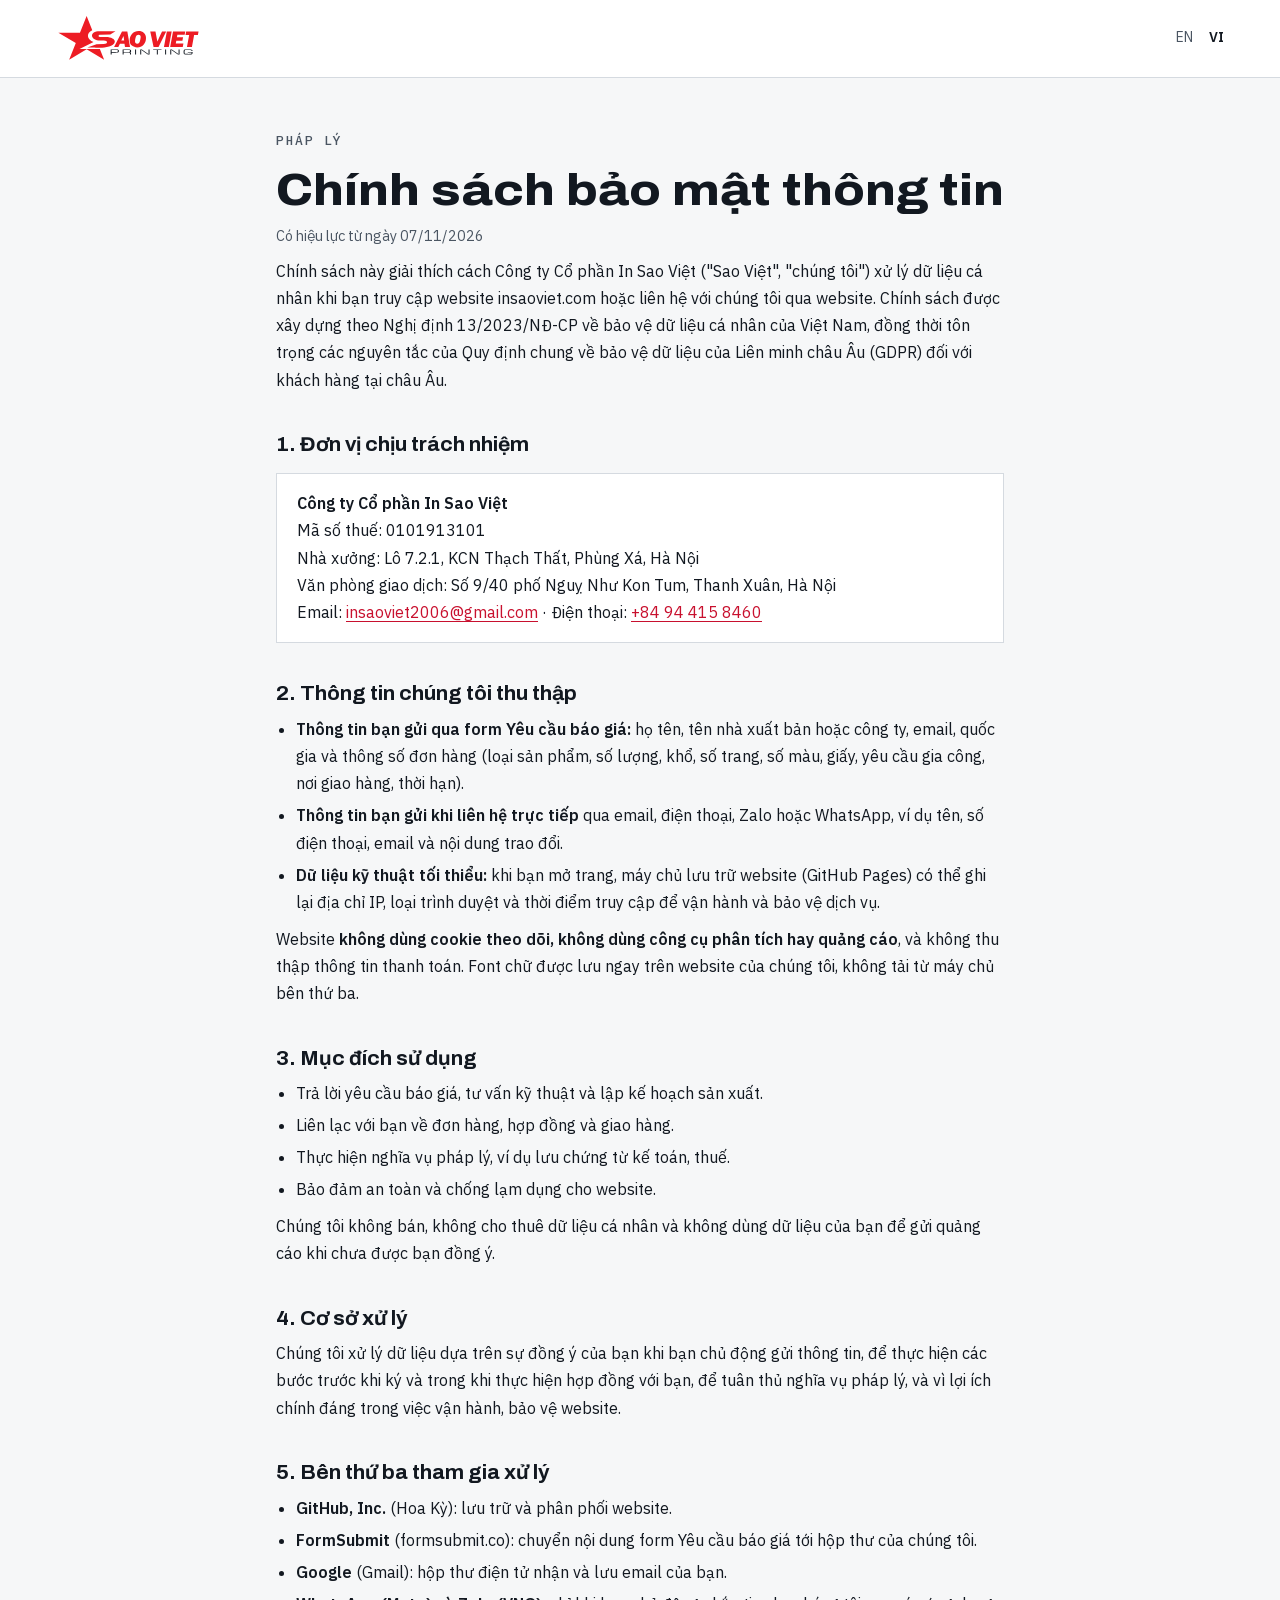
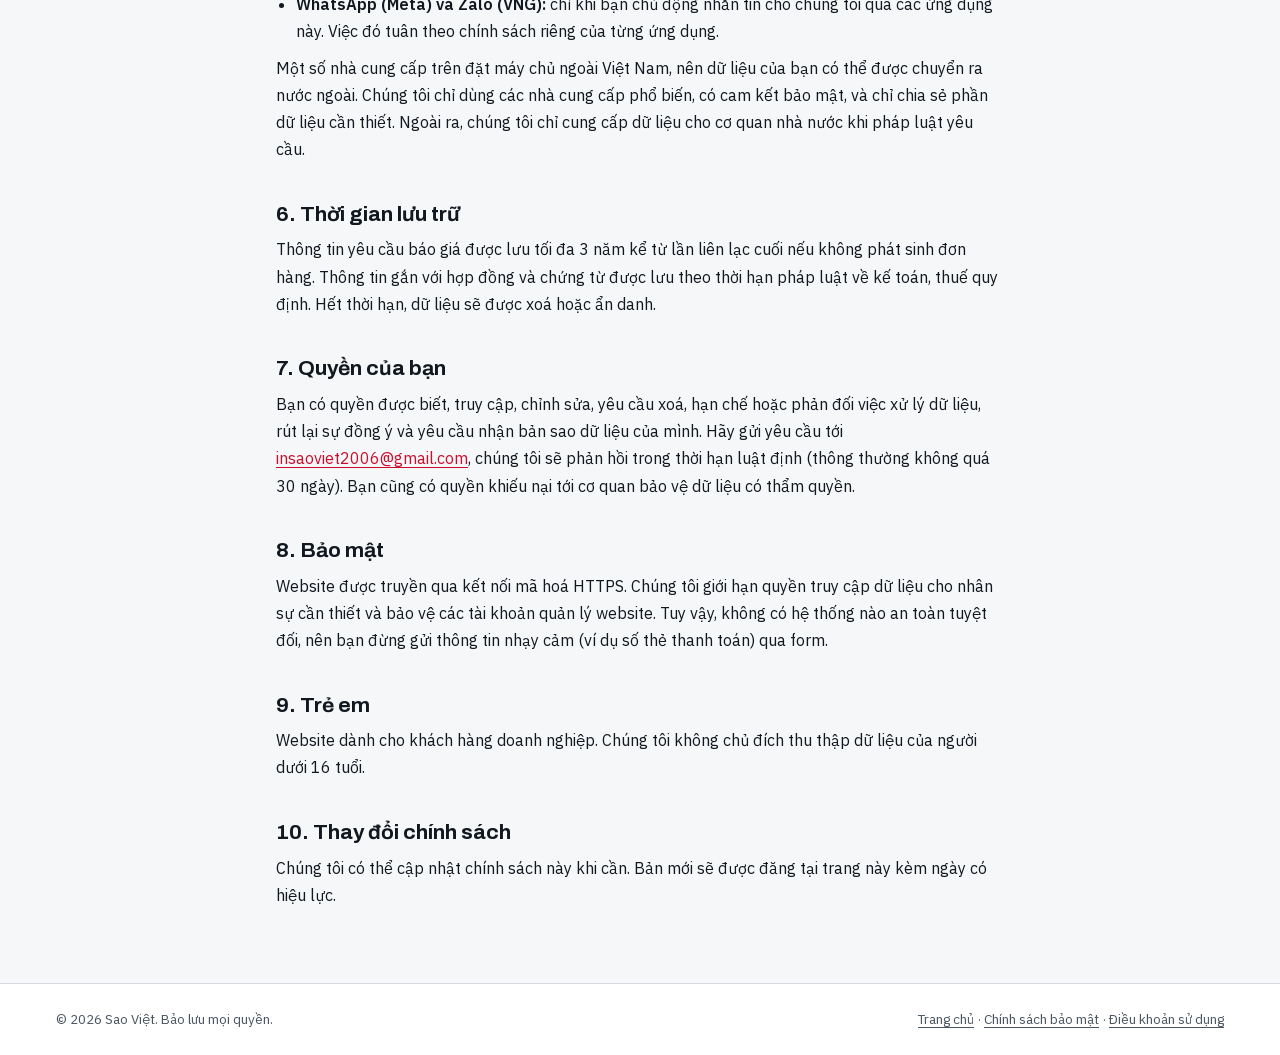
<file: chinh-sach-bao-mat.html>
<!doctype html>
<html lang="vi"><head><meta charset="utf-8"><meta name="viewport" content="width=device-width,initial-scale=1">
<title>Chính sách bảo mật | Công ty In Sao Việt</title>
<meta name="description" content="Cách Công ty Cổ phần In Sao Việt thu thập, sử dụng và bảo vệ thông tin cá nhân của khách hàng truy cập insaoviet.com.">
<link rel="canonical" href="https://insaoviet.com/chinh-sach-bao-mat.html">
<link rel="icon" href="/favicon.svg" type="image/svg+xml"><link rel="icon" href="/favicon-32.png" type="image/png" sizes="32x32"><link rel="apple-touch-icon" href="/apple-touch-icon.png">
<meta property="og:type" content="website"><meta property="og:site_name" content="Sao Viet Printing"><meta property="og:title" content="Chính sách bảo mật | Công ty In Sao Việt"><meta property="og:description" content="Cách Công ty Cổ phần In Sao Việt thu thập, sử dụng và bảo vệ thông tin cá nhân của khách hàng truy cập insaoviet.com."><meta property="og:url" content="https://insaoviet.com/chinh-sach-bao-mat.html"><meta property="og:image" content="https://insaoviet.com/img/og-image.jpg"><meta name="twitter:card" content="summary_large_image">
<link rel="stylesheet" href="/fonts/fonts.css">
<style>
:root{--paper:#f6f7f8;--sheet:#fff;--ink:#121820;--ink-2:#4a5562;--rule:#d5dae0;--accent:#c8102e;color-scheme:light}
@media (prefers-color-scheme:dark){:root{--paper:#0e1318;--sheet:#151c23;--ink:#e8ecf0;--ink-2:#9aa6b2;--rule:#2a343e;--accent:#ff4d5e;color-scheme:dark}}
*{box-sizing:border-box}
body{margin:0;background:var(--paper);color:var(--ink);font:400 1rem/1.7 "IBM Plex Sans",system-ui,-apple-system,"Segoe UI",sans-serif;-webkit-font-smoothing:antialiased}
.wrap{max-width:760px;margin-inline:auto;padding-inline:max(16px,env(safe-area-inset-left,0px))}
header{background:var(--sheet);border-bottom:1px solid var(--rule)}
header .wrap{display:flex;align-items:center;justify-content:space-between;gap:1rem;padding-block:.9rem;max-width:1200px}
header svg.brand{height:48px;width:auto;color:var(--ink);display:block}
header nav{display:flex;gap:1rem;font-size:.875rem}
header nav a{text-decoration:none;color:var(--ink-2)}header nav a[aria-current]{color:var(--ink);font-weight:600}
main{padding-block:3rem 4rem}
.eyebrow{font:500 .8125rem/1 "IBM Plex Mono",ui-monospace,Menlo,monospace;letter-spacing:.12em;text-transform:uppercase;color:var(--ink-2)}
h1{font:800 clamp(2rem,5vw,2.8rem)/1.08 "Archivo","Arial Narrow",Arial,sans-serif;font-stretch:112%;margin:.8rem 0 .6rem;text-wrap:balance}
h2{font:700 1.25rem/1.25 "Archivo",Arial,sans-serif;font-stretch:105%;margin:2.4rem 0 .6rem}
p,li{color:var(--ink)}p{margin:.6rem 0}ul{padding-left:1.25rem;margin:.6rem 0}li{margin:.3rem 0}
.meta{color:var(--ink-2);font-size:.9rem}
a{color:var(--accent);text-underline-offset:3px}
.box{background:var(--sheet);border:1px solid var(--rule);padding:1rem 1.25rem;margin-top:1rem}
footer{border-top:1px solid var(--rule);background:var(--sheet);font-size:.85rem;color:var(--ink-2)}
footer .wrap{padding-block:1.5rem;display:flex;flex-wrap:wrap;gap:.5rem 1.5rem;justify-content:space-between;max-width:1200px}
footer a{color:inherit}
:focus-visible{outline:2px solid var(--accent);outline-offset:3px}
</style>
</head><body>
<header><div class="wrap"><a href="/" aria-label="Về trang chủ Sao Việt"><svg class="brand" viewBox="0 0 285.56 94.4" role="img" aria-label="Sao Việt Printing"><path fill-rule="evenodd" fill="#ED1C24" d="M 116.988281 34.148438 L 87.152344 34.148438 C 64.152344 33.6875 68.070312 50.753906 83.394531 52.105469 L 93.945312 52.355469 C 98.570312 52.464844 100.261719 53.863281 100.261719 55.710938 C 100.261719 57.554688 98.289062 58.882812 93.945312 59.066406 L 79.625 59.675781 L 61.800781 66.121094 C 73.035156 66.230469 73.851562 66.339844 85.089844 66.453125 C 95.128906 66.777344 113.789062 64.28125 115.675781 55.085938 C 116.324219 49.28125 108.097656 45.570312 98.785156 45.414062 L 88.023438 45.414062 C 85.457031 45.414062 83.710938 44.339844 83.710938 43.023438 C 83.710938 41.710938 84.714844 40.714844 88.023438 40.632812 L 106.664062 40.179688 Z M 116.988281 34.148438 "></path><path fill-rule="evenodd" fill="#ED1C24" d="M 4.695312 36.789062 L 47.101562 36.789062 L 60.246094 4.023438 L 71.339844 31.734375 C 58.390625 37.394531 60.800781 50.34375 73.878906 54.910156 L 46.296875 68.941406 L 86.269531 68.941406 L 94.632812 89.824219 L 60.246094 69.558594 L 25.835938 89.824219 L 38.953125 57.058594 L 4.695312 36.816406 Z M 4.695312 36.789062 "></path><path fill-rule="nonzero" fill="currentColor" d="M 116.703125 74.8125 C 118.464844 74.8125 119.554688 74.796875 120.007812 74.753906 C 120.421875 74.722656 120.792969 74.632812 121.097656 74.453125 C 121.316406 74.335938 121.445312 74.15625 121.554688 73.929688 C 121.640625 73.691406 121.683594 73.347656 121.683594 72.867188 C 121.683594 72.363281 121.640625 72.003906 121.554688 71.792969 C 121.488281 71.566406 121.359375 71.40625 121.117188 71.285156 C 120.859375 71.132812 120.488281 71.046875 120.054688 71.015625 C 119.617188 70.984375 118.507812 70.957031 116.703125 70.925781 L 109.457031 70.925781 L 109.457031 74.8125 Z M 107.523438 69.746094 L 116.703125 69.746094 C 119.097656 69.773438 120.53125 69.820312 121.054688 69.863281 C 121.511719 69.910156 121.921875 70.03125 122.316406 70.207031 C 122.707031 70.386719 122.988281 70.609375 123.1875 70.894531 C 123.488281 71.328125 123.640625 71.972656 123.664062 72.839844 C 123.664062 73.496094 123.578125 74.050781 123.402344 74.441406 C 123.230469 74.8125 122.96875 75.113281 122.574219 75.351562 C 122.207031 75.574219 121.792969 75.726562 121.359375 75.816406 C 120.945312 75.890625 120.292969 75.933594 119.402344 75.964844 C 119.097656 75.964844 118.183594 75.964844 116.703125 75.980469 L 109.457031 75.980469 L 109.457031 79.71875 L 107.523438 79.71875 Z M 107.523438 69.746094 "></path><path fill-rule="nonzero" fill="currentColor" d="M 140.078125 74.722656 C 141.96875 74.722656 143.164062 74.707031 143.710938 74.664062 C 144.230469 74.632812 144.667969 74.542969 144.992188 74.394531 C 145.492188 74.171875 145.734375 73.617188 145.753906 72.734375 C 145.753906 71.988281 145.515625 71.492188 145.058594 71.269531 C 144.753906 71.121094 144.296875 71.03125 143.644531 70.984375 C 143.035156 70.941406 141.839844 70.925781 140.078125 70.925781 L 132.984375 70.925781 L 132.984375 74.722656 Z M 131.050781 69.746094 L 140.078125 69.746094 C 142.535156 69.757812 144.078125 69.804688 144.773438 69.878906 C 145.972656 69.984375 146.796875 70.34375 147.253906 70.984375 C 147.558594 71.40625 147.710938 72.003906 147.710938 72.765625 C 147.710938 73.332031 147.667969 73.765625 147.582031 74.082031 C 147.492188 74.363281 147.34375 74.601562 147.105469 74.785156 C 146.734375 75.066406 146.148438 75.277344 145.339844 75.394531 C 145.949219 75.472656 146.429688 75.636719 146.820312 75.890625 C 147.105469 76.097656 147.253906 76.339844 147.34375 76.621094 C 147.429688 76.90625 147.449219 77.460938 147.472656 78.296875 L 147.472656 79.71875 L 145.535156 79.71875 L 145.535156 78.761719 C 145.535156 77.953125 145.515625 77.382812 145.449219 77.070312 C 145.320312 76.441406 144.796875 76.082031 143.90625 75.964844 C 143.558594 75.933594 143.230469 75.917969 142.949219 75.90625 C 142.664062 75.90625 141.730469 75.890625 140.078125 75.890625 L 132.984375 75.890625 L 132.984375 79.71875 L 131.050781 79.71875 Z M 131.050781 69.746094 "></path><path fill-rule="nonzero" fill="currentColor" d="M 155.554688 79.71875 L 157.488281 79.71875 L 157.488281 69.746094 L 155.554688 69.746094 Z M 155.554688 79.71875 "></path><path fill-rule="nonzero" fill="currentColor" d="M 168.878906 69.746094 L 181.582031 78.492188 L 182.015625 78.492188 L 182.015625 69.746094 L 183.953125 69.746094 L 183.953125 79.71875 L 180.691406 79.71875 L 168.007812 71 L 167.59375 71 L 167.59375 79.71875 L 165.660156 79.71875 L 165.660156 69.746094 Z M 168.878906 69.746094 "></path><path fill-rule="nonzero" fill="currentColor" d="M 207.523438 69.746094 L 207.523438 70.925781 L 200.277344 70.925781 L 200.277344 79.71875 L 198.34375 79.71875 L 198.34375 70.925781 L 191.054688 70.925781 L 191.054688 69.746094 Z M 207.523438 69.746094 "></path><path fill-rule="nonzero" fill="currentColor" d="M 214.625 79.71875 L 216.558594 79.71875 L 216.558594 69.746094 L 214.625 69.746094 Z M 214.625 79.71875 "></path><path fill-rule="nonzero" fill="currentColor" d="M 227.949219 69.746094 L 240.652344 78.492188 L 241.085938 78.492188 L 241.085938 69.746094 L 243.023438 69.746094 L 243.023438 79.71875 L 239.757812 79.71875 L 227.078125 71 L 226.664062 71 L 226.664062 79.71875 L 224.730469 79.71875 L 224.730469 69.746094 Z M 227.949219 69.746094 "></path><path fill-rule="nonzero" fill="currentColor" d="M 268.679688 74.664062 C 268.65625 76.203125 268.589844 77.191406 268.441406 77.652344 C 268.289062 78.160156 268.070312 78.550781 267.746094 78.804688 C 267.417969 79.074219 266.941406 79.269531 266.289062 79.417969 C 265.394531 79.628906 263.371094 79.71875 260.261719 79.71875 C 257.324219 79.71875 255.257812 79.65625 254.019531 79.523438 C 252.953125 79.402344 252.191406 79.089844 251.710938 78.582031 C 251.191406 77.996094 250.929688 76.710938 250.929688 74.738281 C 250.929688 73.363281 251.058594 72.285156 251.363281 71.507812 C 251.625 70.777344 252.277344 70.296875 253.324219 70.058594 C 254.367188 69.835938 256.410156 69.730469 259.433594 69.714844 C 260.433594 69.714844 261.546875 69.730469 262.804688 69.773438 C 264.046875 69.804688 264.894531 69.835938 265.351562 69.894531 C 266.265625 69.984375 267.027344 70.222656 267.613281 70.625 C 267.9375 70.878906 268.199219 71.164062 268.332031 71.492188 C 268.484375 71.808594 268.550781 72.269531 268.570312 72.867188 L 266.570312 72.867188 C 266.546875 72.09375 266.417969 71.613281 266.113281 71.40625 C 265.917969 71.285156 265.65625 71.195312 265.308594 71.132812 C 264.960938 71.074219 264.417969 71.03125 263.65625 70.984375 C 262.609375 70.941406 261.328125 70.925781 259.761719 70.910156 C 257.738281 70.910156 256.28125 70.957031 255.386719 71.015625 C 254.496094 71.089844 253.910156 71.222656 253.605469 71.417969 C 253.34375 71.597656 253.167969 71.914062 253.039062 72.363281 C 252.953125 72.824219 252.910156 73.542969 252.886719 74.542969 C 252.886719 76.039062 252.976562 76.996094 253.167969 77.472656 C 253.277344 77.757812 253.429688 77.953125 253.691406 78.101562 C 253.933594 78.222656 254.28125 78.3125 254.78125 78.371094 C 255.714844 78.476562 257.800781 78.519531 261 78.519531 C 262.761719 78.519531 264.066406 78.476562 264.917969 78.386719 C 265.679688 78.296875 266.15625 78.101562 266.375 77.816406 C 266.59375 77.519531 266.699219 76.863281 266.722656 75.828125 L 259.175781 75.828125 L 259.175781 74.664062 Z M 268.679688 74.664062 "></path><path fill-rule="nonzero" fill="#ED1C24" d="M 134.125 52.3125 L 132.8125 43.449219 L 128.375 52.3125 Z M 134.730469 58.648438 L 125.703125 58.648438 L 122.578125 64.898438 L 114.257812 64.898438 L 129.789062 34.265625 L 140.328125 34.265625 L 145.570312 64.898438 L 135.6875 64.898438 Z M 134.730469 58.648438 "></path><path fill-rule="nonzero" fill="#ED1C24" d="M 159.660156 58.511719 C 161.425781 58.511719 162.738281 57.871094 163.644531 56.539062 C 164.550781 55.160156 165.257812 53.230469 165.761719 50.613281 C 166.316406 48.042969 166.570312 46.296875 166.570312 45.378906 C 166.570312 43.816406 166.164062 42.621094 165.359375 41.796875 C 164.550781 41.015625 163.492188 40.601562 162.183594 40.601562 C 159.710938 40.601562 157.945312 42.210938 156.890625 45.378906 C 155.878906 48.546875 155.375 51.394531 155.375 53.828125 C 155.375 56.953125 156.789062 58.511719 159.660156 58.511719 Z M 159.609375 65.675781 C 155.628906 65.675781 152.148438 64.484375 149.273438 62.09375 C 146.351562 59.753906 144.886719 56.355469 144.886719 51.898438 C 144.886719 46.804688 146.503906 42.4375 149.777344 38.859375 C 153.058594 35.277344 157.292969 33.484375 162.585938 33.484375 C 166.769531 33.484375 170.25 34.722656 172.972656 37.25 C 175.644531 39.730469 177.003906 43.035156 177.003906 47.078125 C 177.003906 52.222656 175.390625 56.628906 172.214844 60.257812 C 168.988281 63.839844 164.753906 65.675781 159.609375 65.675781 "></path><path fill-rule="nonzero" fill="#ED1C24" d="M 216.71875 34.265625 L 201.640625 64.898438 L 191.914062 64.898438 L 185.359375 34.265625 L 195.644531 34.265625 L 199.324219 54.058594 C 199.578125 53.460938 200.636719 51.121094 202.5 47.03125 L 208.550781 34.265625 Z M 216.71875 34.265625 "></path><path fill-rule="nonzero" fill="#ED1C24" d="M 227.484375 34.265625 L 221.886719 64.898438 L 212.355469 64.898438 L 217.953125 34.265625 Z M 227.484375 34.265625 "></path><path fill-rule="nonzero" fill="#ED1C24" d="M 250.617188 57.871094 L 249.304688 64.898438 L 224.550781 64.898438 L 230.148438 34.265625 L 254.296875 34.265625 L 253.085938 40.96875 L 238.667969 40.96875 L 237.8125 45.792969 L 249.910156 45.792969 L 248.648438 52.40625 L 236.550781 52.40625 L 235.59375 57.871094 Z M 250.617188 57.871094 "></path><path fill-rule="nonzero" fill="#ED1C24" d="M 271.667969 41.246094 L 267.332031 64.898438 L 257.546875 64.898438 L 261.9375 41.246094 L 254.726562 41.246094 L 256.039062 34.171875 L 280.386719 34.171875 L 279.078125 41.246094 Z M 271.667969 41.246094 "></path></svg></a><nav aria-label="Ngôn ngữ"><a href="/en/privacy.html" lang="en">EN</a><a href="/chinh-sach-bao-mat.html" aria-current="true">VI</a></nav></div></header>
<main><div class="wrap"><span class="eyebrow">Pháp lý</span><h1>Chính sách bảo mật thông tin</h1>
<p class="meta">Có hiệu lực từ ngày 07/11/2026</p>
<p>Chính sách này giải thích cách Công ty Cổ phần In Sao Việt ("Sao Việt", "chúng tôi") xử lý dữ liệu cá nhân khi bạn truy cập website insaoviet.com hoặc liên hệ với chúng tôi qua website. Chính sách được xây dựng theo Nghị định 13/2023/NĐ-CP về bảo vệ dữ liệu cá nhân của Việt Nam, đồng thời tôn trọng các nguyên tắc của Quy định chung về bảo vệ dữ liệu của Liên minh châu Âu (GDPR) đối với khách hàng tại châu Âu.</p>
<h2>1. Đơn vị chịu trách nhiệm</h2>
<div class="box"><strong>Công ty Cổ phần In Sao Việt</strong><br>Mã số thuế: 0101913101<br>Nhà xưởng: Lô 7.2.1, KCN Thạch Thất, Phùng Xá, Hà Nội<br>Văn phòng giao dịch: Số 9/40 phố Nguỵ Như Kon Tum, Thanh Xuân, Hà Nội<br>Email: <a href="mailto:insaoviet2006@gmail.com">insaoviet2006@gmail.com</a> · Điện thoại: <a href="tel:+84944158460">+84 94 415 8460</a></div>
<h2>2. Thông tin chúng tôi thu thập</h2>
<ul>
<li><strong>Thông tin bạn gửi qua form Yêu cầu báo giá:</strong> họ tên, tên nhà xuất bản hoặc công ty, email, quốc gia và thông số đơn hàng (loại sản phẩm, số lượng, khổ, số trang, số màu, giấy, yêu cầu gia công, nơi giao hàng, thời hạn).</li>
<li><strong>Thông tin bạn gửi khi liên hệ trực tiếp</strong> qua email, điện thoại, Zalo hoặc WhatsApp, ví dụ tên, số điện thoại, email và nội dung trao đổi.</li>
<li><strong>Dữ liệu kỹ thuật tối thiểu:</strong> khi bạn mở trang, máy chủ lưu trữ website (GitHub Pages) có thể ghi lại địa chỉ IP, loại trình duyệt và thời điểm truy cập để vận hành và bảo vệ dịch vụ.</li>
</ul>
<p>Website <strong>không dùng cookie theo dõi, không dùng công cụ phân tích hay quảng cáo</strong>, và không thu thập thông tin thanh toán. Font chữ được lưu ngay trên website của chúng tôi, không tải từ máy chủ bên thứ ba.</p>
<h2>3. Mục đích sử dụng</h2>
<ul>
<li>Trả lời yêu cầu báo giá, tư vấn kỹ thuật và lập kế hoạch sản xuất.</li>
<li>Liên lạc với bạn về đơn hàng, hợp đồng và giao hàng.</li>
<li>Thực hiện nghĩa vụ pháp lý, ví dụ lưu chứng từ kế toán, thuế.</li>
<li>Bảo đảm an toàn và chống lạm dụng cho website.</li>
</ul>
<p>Chúng tôi không bán, không cho thuê dữ liệu cá nhân và không dùng dữ liệu của bạn để gửi quảng cáo khi chưa được bạn đồng ý.</p>
<h2>4. Cơ sở xử lý</h2>
<p>Chúng tôi xử lý dữ liệu dựa trên sự đồng ý của bạn khi bạn chủ động gửi thông tin, để thực hiện các bước trước khi ký và trong khi thực hiện hợp đồng với bạn, để tuân thủ nghĩa vụ pháp lý, và vì lợi ích chính đáng trong việc vận hành, bảo vệ website.</p>
<h2>5. Bên thứ ba tham gia xử lý</h2>
<ul>
<li><strong>GitHub, Inc.</strong> (Hoa Kỳ): lưu trữ và phân phối website.</li>
<li><strong>FormSubmit</strong> (formsubmit.co): chuyển nội dung form Yêu cầu báo giá tới hộp thư của chúng tôi.</li>
<li><strong>Google</strong> (Gmail): hộp thư điện tử nhận và lưu email của bạn.</li>
<li><strong>WhatsApp (Meta) và Zalo (VNG):</strong> chỉ khi bạn chủ động nhắn tin cho chúng tôi qua các ứng dụng này. Việc đó tuân theo chính sách riêng của từng ứng dụng.</li>
</ul>
<p>Một số nhà cung cấp trên đặt máy chủ ngoài Việt Nam, nên dữ liệu của bạn có thể được chuyển ra nước ngoài. Chúng tôi chỉ dùng các nhà cung cấp phổ biến, có cam kết bảo mật, và chỉ chia sẻ phần dữ liệu cần thiết. Ngoài ra, chúng tôi chỉ cung cấp dữ liệu cho cơ quan nhà nước khi pháp luật yêu cầu.</p>
<h2>6. Thời gian lưu trữ</h2>
<p>Thông tin yêu cầu báo giá được lưu tối đa 3 năm kể từ lần liên lạc cuối nếu không phát sinh đơn hàng. Thông tin gắn với hợp đồng và chứng từ được lưu theo thời hạn pháp luật về kế toán, thuế quy định. Hết thời hạn, dữ liệu sẽ được xoá hoặc ẩn danh.</p>
<h2>7. Quyền của bạn</h2>
<p>Bạn có quyền được biết, truy cập, chỉnh sửa, yêu cầu xoá, hạn chế hoặc phản đối việc xử lý dữ liệu, rút lại sự đồng ý và yêu cầu nhận bản sao dữ liệu của mình. Hãy gửi yêu cầu tới <a href="mailto:insaoviet2006@gmail.com">insaoviet2006@gmail.com</a>, chúng tôi sẽ phản hồi trong thời hạn luật định (thông thường không quá 30 ngày). Bạn cũng có quyền khiếu nại tới cơ quan bảo vệ dữ liệu có thẩm quyền.</p>
<h2>8. Bảo mật</h2>
<p>Website được truyền qua kết nối mã hoá HTTPS. Chúng tôi giới hạn quyền truy cập dữ liệu cho nhân sự cần thiết và bảo vệ các tài khoản quản lý website. Tuy vậy, không có hệ thống nào an toàn tuyệt đối, nên bạn đừng gửi thông tin nhạy cảm (ví dụ số thẻ thanh toán) qua form.</p>
<h2>9. Trẻ em</h2>
<p>Website dành cho khách hàng doanh nghiệp. Chúng tôi không chủ đích thu thập dữ liệu của người dưới 16 tuổi.</p>
<h2>10. Thay đổi chính sách</h2>
<p>Chúng tôi có thể cập nhật chính sách này khi cần. Bản mới sẽ được đăng tại trang này kèm ngày có hiệu lực.</p>
</div></main>
<footer><div class="wrap"><span>© 2026 Sao Việt. Bảo lưu mọi quyền.</span><span><a href="/">Trang chủ</a> · <a href="/chinh-sach-bao-mat.html">Chính sách bảo mật</a> · <a href="/dieu-khoan.html">Điều khoản sử dụng</a></span></div></footer>
</body></html>
</file>
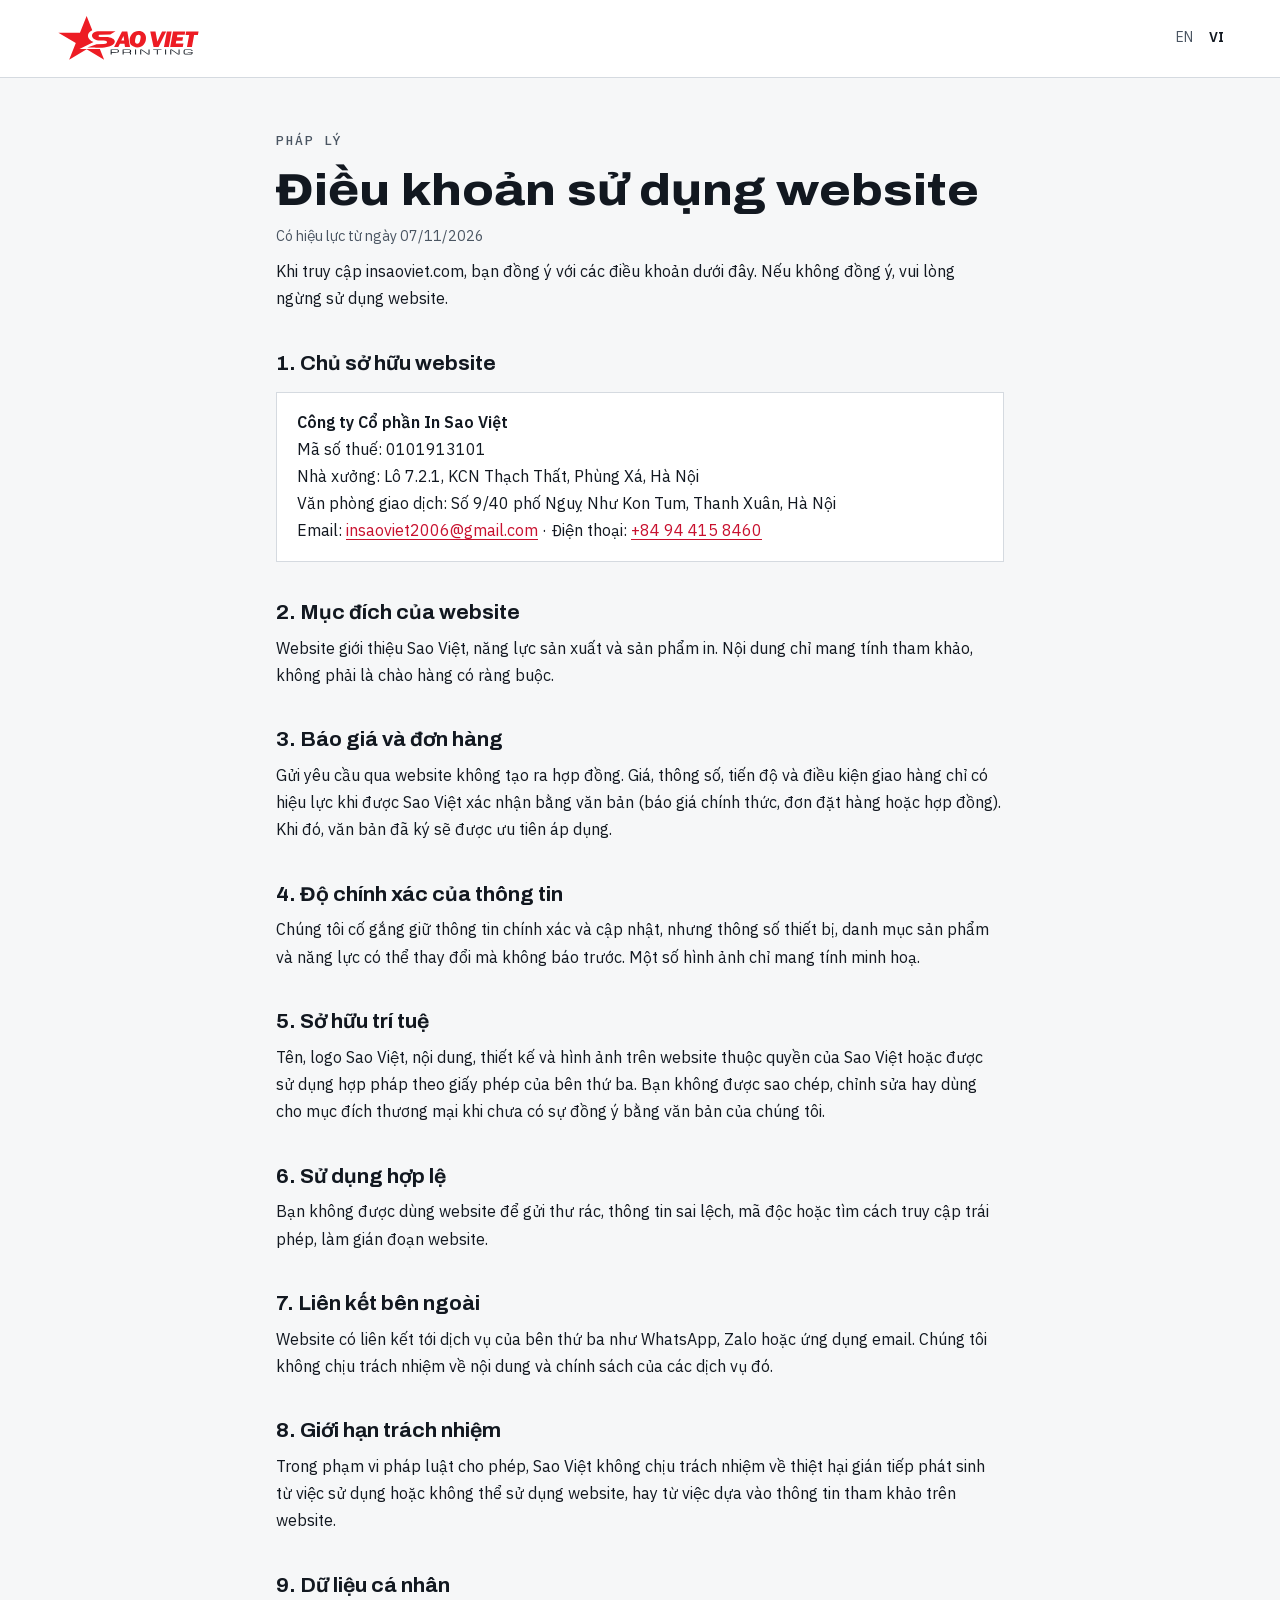
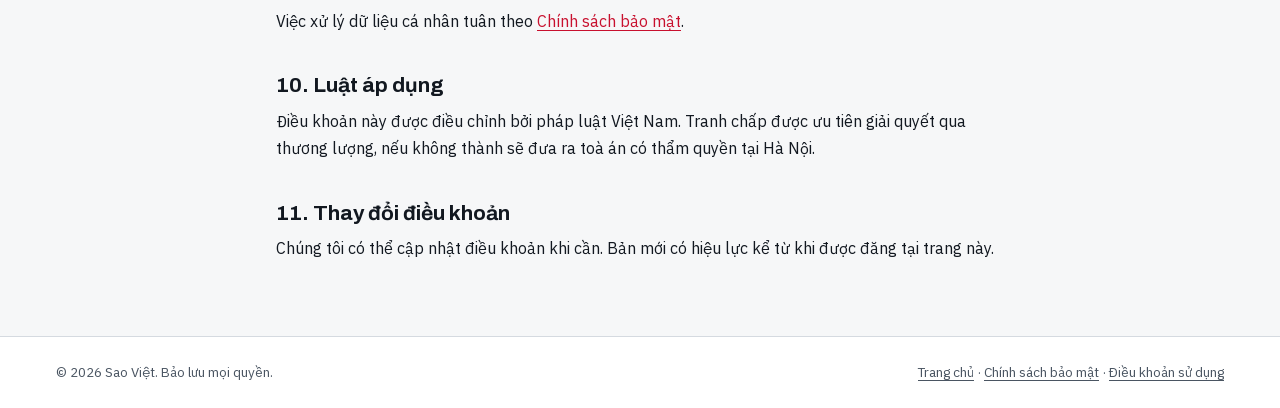
<file: dieu-khoan.html>
<!doctype html>
<html lang="vi"><head><meta charset="utf-8"><meta name="viewport" content="width=device-width,initial-scale=1">
<title>Điều khoản sử dụng | Công ty In Sao Việt</title>
<meta name="description" content="Điều khoản sử dụng website insaoviet.com của Công ty Cổ phần In Sao Việt.">
<link rel="canonical" href="https://insaoviet.com/dieu-khoan.html">
<link rel="icon" href="/favicon.svg" type="image/svg+xml"><link rel="icon" href="/favicon-32.png" type="image/png" sizes="32x32"><link rel="apple-touch-icon" href="/apple-touch-icon.png">
<meta property="og:type" content="website"><meta property="og:site_name" content="Sao Viet Printing"><meta property="og:title" content="Điều khoản sử dụng | Công ty In Sao Việt"><meta property="og:description" content="Điều khoản sử dụng website insaoviet.com của Công ty Cổ phần In Sao Việt."><meta property="og:url" content="https://insaoviet.com/dieu-khoan.html"><meta property="og:image" content="https://insaoviet.com/img/og-image.jpg"><meta name="twitter:card" content="summary_large_image">
<link rel="stylesheet" href="/fonts/fonts.css">
<style>
:root{--paper:#f6f7f8;--sheet:#fff;--ink:#121820;--ink-2:#4a5562;--rule:#d5dae0;--accent:#c8102e;color-scheme:light}
@media (prefers-color-scheme:dark){:root{--paper:#0e1318;--sheet:#151c23;--ink:#e8ecf0;--ink-2:#9aa6b2;--rule:#2a343e;--accent:#ff4d5e;color-scheme:dark}}
*{box-sizing:border-box}
body{margin:0;background:var(--paper);color:var(--ink);font:400 1rem/1.7 "IBM Plex Sans",system-ui,-apple-system,"Segoe UI",sans-serif;-webkit-font-smoothing:antialiased}
.wrap{max-width:760px;margin-inline:auto;padding-inline:max(16px,env(safe-area-inset-left,0px))}
header{background:var(--sheet);border-bottom:1px solid var(--rule)}
header .wrap{display:flex;align-items:center;justify-content:space-between;gap:1rem;padding-block:.9rem;max-width:1200px}
header svg.brand{height:48px;width:auto;color:var(--ink);display:block}
header nav{display:flex;gap:1rem;font-size:.875rem}
header nav a{text-decoration:none;color:var(--ink-2)}header nav a[aria-current]{color:var(--ink);font-weight:600}
main{padding-block:3rem 4rem}
.eyebrow{font:500 .8125rem/1 "IBM Plex Mono",ui-monospace,Menlo,monospace;letter-spacing:.12em;text-transform:uppercase;color:var(--ink-2)}
h1{font:800 clamp(2rem,5vw,2.8rem)/1.08 "Archivo","Arial Narrow",Arial,sans-serif;font-stretch:112%;margin:.8rem 0 .6rem;text-wrap:balance}
h2{font:700 1.25rem/1.25 "Archivo",Arial,sans-serif;font-stretch:105%;margin:2.4rem 0 .6rem}
p,li{color:var(--ink)}p{margin:.6rem 0}ul{padding-left:1.25rem;margin:.6rem 0}li{margin:.3rem 0}
.meta{color:var(--ink-2);font-size:.9rem}
a{color:var(--accent);text-underline-offset:3px}
.box{background:var(--sheet);border:1px solid var(--rule);padding:1rem 1.25rem;margin-top:1rem}
footer{border-top:1px solid var(--rule);background:var(--sheet);font-size:.85rem;color:var(--ink-2)}
footer .wrap{padding-block:1.5rem;display:flex;flex-wrap:wrap;gap:.5rem 1.5rem;justify-content:space-between;max-width:1200px}
footer a{color:inherit}
:focus-visible{outline:2px solid var(--accent);outline-offset:3px}
</style>
</head><body>
<header><div class="wrap"><a href="/" aria-label="Về trang chủ Sao Việt"><svg class="brand" viewBox="0 0 285.56 94.4" role="img" aria-label="Sao Việt Printing"><path fill-rule="evenodd" fill="#ED1C24" d="M 116.988281 34.148438 L 87.152344 34.148438 C 64.152344 33.6875 68.070312 50.753906 83.394531 52.105469 L 93.945312 52.355469 C 98.570312 52.464844 100.261719 53.863281 100.261719 55.710938 C 100.261719 57.554688 98.289062 58.882812 93.945312 59.066406 L 79.625 59.675781 L 61.800781 66.121094 C 73.035156 66.230469 73.851562 66.339844 85.089844 66.453125 C 95.128906 66.777344 113.789062 64.28125 115.675781 55.085938 C 116.324219 49.28125 108.097656 45.570312 98.785156 45.414062 L 88.023438 45.414062 C 85.457031 45.414062 83.710938 44.339844 83.710938 43.023438 C 83.710938 41.710938 84.714844 40.714844 88.023438 40.632812 L 106.664062 40.179688 Z M 116.988281 34.148438 "></path><path fill-rule="evenodd" fill="#ED1C24" d="M 4.695312 36.789062 L 47.101562 36.789062 L 60.246094 4.023438 L 71.339844 31.734375 C 58.390625 37.394531 60.800781 50.34375 73.878906 54.910156 L 46.296875 68.941406 L 86.269531 68.941406 L 94.632812 89.824219 L 60.246094 69.558594 L 25.835938 89.824219 L 38.953125 57.058594 L 4.695312 36.816406 Z M 4.695312 36.789062 "></path><path fill-rule="nonzero" fill="currentColor" d="M 116.703125 74.8125 C 118.464844 74.8125 119.554688 74.796875 120.007812 74.753906 C 120.421875 74.722656 120.792969 74.632812 121.097656 74.453125 C 121.316406 74.335938 121.445312 74.15625 121.554688 73.929688 C 121.640625 73.691406 121.683594 73.347656 121.683594 72.867188 C 121.683594 72.363281 121.640625 72.003906 121.554688 71.792969 C 121.488281 71.566406 121.359375 71.40625 121.117188 71.285156 C 120.859375 71.132812 120.488281 71.046875 120.054688 71.015625 C 119.617188 70.984375 118.507812 70.957031 116.703125 70.925781 L 109.457031 70.925781 L 109.457031 74.8125 Z M 107.523438 69.746094 L 116.703125 69.746094 C 119.097656 69.773438 120.53125 69.820312 121.054688 69.863281 C 121.511719 69.910156 121.921875 70.03125 122.316406 70.207031 C 122.707031 70.386719 122.988281 70.609375 123.1875 70.894531 C 123.488281 71.328125 123.640625 71.972656 123.664062 72.839844 C 123.664062 73.496094 123.578125 74.050781 123.402344 74.441406 C 123.230469 74.8125 122.96875 75.113281 122.574219 75.351562 C 122.207031 75.574219 121.792969 75.726562 121.359375 75.816406 C 120.945312 75.890625 120.292969 75.933594 119.402344 75.964844 C 119.097656 75.964844 118.183594 75.964844 116.703125 75.980469 L 109.457031 75.980469 L 109.457031 79.71875 L 107.523438 79.71875 Z M 107.523438 69.746094 "></path><path fill-rule="nonzero" fill="currentColor" d="M 140.078125 74.722656 C 141.96875 74.722656 143.164062 74.707031 143.710938 74.664062 C 144.230469 74.632812 144.667969 74.542969 144.992188 74.394531 C 145.492188 74.171875 145.734375 73.617188 145.753906 72.734375 C 145.753906 71.988281 145.515625 71.492188 145.058594 71.269531 C 144.753906 71.121094 144.296875 71.03125 143.644531 70.984375 C 143.035156 70.941406 141.839844 70.925781 140.078125 70.925781 L 132.984375 70.925781 L 132.984375 74.722656 Z M 131.050781 69.746094 L 140.078125 69.746094 C 142.535156 69.757812 144.078125 69.804688 144.773438 69.878906 C 145.972656 69.984375 146.796875 70.34375 147.253906 70.984375 C 147.558594 71.40625 147.710938 72.003906 147.710938 72.765625 C 147.710938 73.332031 147.667969 73.765625 147.582031 74.082031 C 147.492188 74.363281 147.34375 74.601562 147.105469 74.785156 C 146.734375 75.066406 146.148438 75.277344 145.339844 75.394531 C 145.949219 75.472656 146.429688 75.636719 146.820312 75.890625 C 147.105469 76.097656 147.253906 76.339844 147.34375 76.621094 C 147.429688 76.90625 147.449219 77.460938 147.472656 78.296875 L 147.472656 79.71875 L 145.535156 79.71875 L 145.535156 78.761719 C 145.535156 77.953125 145.515625 77.382812 145.449219 77.070312 C 145.320312 76.441406 144.796875 76.082031 143.90625 75.964844 C 143.558594 75.933594 143.230469 75.917969 142.949219 75.90625 C 142.664062 75.90625 141.730469 75.890625 140.078125 75.890625 L 132.984375 75.890625 L 132.984375 79.71875 L 131.050781 79.71875 Z M 131.050781 69.746094 "></path><path fill-rule="nonzero" fill="currentColor" d="M 155.554688 79.71875 L 157.488281 79.71875 L 157.488281 69.746094 L 155.554688 69.746094 Z M 155.554688 79.71875 "></path><path fill-rule="nonzero" fill="currentColor" d="M 168.878906 69.746094 L 181.582031 78.492188 L 182.015625 78.492188 L 182.015625 69.746094 L 183.953125 69.746094 L 183.953125 79.71875 L 180.691406 79.71875 L 168.007812 71 L 167.59375 71 L 167.59375 79.71875 L 165.660156 79.71875 L 165.660156 69.746094 Z M 168.878906 69.746094 "></path><path fill-rule="nonzero" fill="currentColor" d="M 207.523438 69.746094 L 207.523438 70.925781 L 200.277344 70.925781 L 200.277344 79.71875 L 198.34375 79.71875 L 198.34375 70.925781 L 191.054688 70.925781 L 191.054688 69.746094 Z M 207.523438 69.746094 "></path><path fill-rule="nonzero" fill="currentColor" d="M 214.625 79.71875 L 216.558594 79.71875 L 216.558594 69.746094 L 214.625 69.746094 Z M 214.625 79.71875 "></path><path fill-rule="nonzero" fill="currentColor" d="M 227.949219 69.746094 L 240.652344 78.492188 L 241.085938 78.492188 L 241.085938 69.746094 L 243.023438 69.746094 L 243.023438 79.71875 L 239.757812 79.71875 L 227.078125 71 L 226.664062 71 L 226.664062 79.71875 L 224.730469 79.71875 L 224.730469 69.746094 Z M 227.949219 69.746094 "></path><path fill-rule="nonzero" fill="currentColor" d="M 268.679688 74.664062 C 268.65625 76.203125 268.589844 77.191406 268.441406 77.652344 C 268.289062 78.160156 268.070312 78.550781 267.746094 78.804688 C 267.417969 79.074219 266.941406 79.269531 266.289062 79.417969 C 265.394531 79.628906 263.371094 79.71875 260.261719 79.71875 C 257.324219 79.71875 255.257812 79.65625 254.019531 79.523438 C 252.953125 79.402344 252.191406 79.089844 251.710938 78.582031 C 251.191406 77.996094 250.929688 76.710938 250.929688 74.738281 C 250.929688 73.363281 251.058594 72.285156 251.363281 71.507812 C 251.625 70.777344 252.277344 70.296875 253.324219 70.058594 C 254.367188 69.835938 256.410156 69.730469 259.433594 69.714844 C 260.433594 69.714844 261.546875 69.730469 262.804688 69.773438 C 264.046875 69.804688 264.894531 69.835938 265.351562 69.894531 C 266.265625 69.984375 267.027344 70.222656 267.613281 70.625 C 267.9375 70.878906 268.199219 71.164062 268.332031 71.492188 C 268.484375 71.808594 268.550781 72.269531 268.570312 72.867188 L 266.570312 72.867188 C 266.546875 72.09375 266.417969 71.613281 266.113281 71.40625 C 265.917969 71.285156 265.65625 71.195312 265.308594 71.132812 C 264.960938 71.074219 264.417969 71.03125 263.65625 70.984375 C 262.609375 70.941406 261.328125 70.925781 259.761719 70.910156 C 257.738281 70.910156 256.28125 70.957031 255.386719 71.015625 C 254.496094 71.089844 253.910156 71.222656 253.605469 71.417969 C 253.34375 71.597656 253.167969 71.914062 253.039062 72.363281 C 252.953125 72.824219 252.910156 73.542969 252.886719 74.542969 C 252.886719 76.039062 252.976562 76.996094 253.167969 77.472656 C 253.277344 77.757812 253.429688 77.953125 253.691406 78.101562 C 253.933594 78.222656 254.28125 78.3125 254.78125 78.371094 C 255.714844 78.476562 257.800781 78.519531 261 78.519531 C 262.761719 78.519531 264.066406 78.476562 264.917969 78.386719 C 265.679688 78.296875 266.15625 78.101562 266.375 77.816406 C 266.59375 77.519531 266.699219 76.863281 266.722656 75.828125 L 259.175781 75.828125 L 259.175781 74.664062 Z M 268.679688 74.664062 "></path><path fill-rule="nonzero" fill="#ED1C24" d="M 134.125 52.3125 L 132.8125 43.449219 L 128.375 52.3125 Z M 134.730469 58.648438 L 125.703125 58.648438 L 122.578125 64.898438 L 114.257812 64.898438 L 129.789062 34.265625 L 140.328125 34.265625 L 145.570312 64.898438 L 135.6875 64.898438 Z M 134.730469 58.648438 "></path><path fill-rule="nonzero" fill="#ED1C24" d="M 159.660156 58.511719 C 161.425781 58.511719 162.738281 57.871094 163.644531 56.539062 C 164.550781 55.160156 165.257812 53.230469 165.761719 50.613281 C 166.316406 48.042969 166.570312 46.296875 166.570312 45.378906 C 166.570312 43.816406 166.164062 42.621094 165.359375 41.796875 C 164.550781 41.015625 163.492188 40.601562 162.183594 40.601562 C 159.710938 40.601562 157.945312 42.210938 156.890625 45.378906 C 155.878906 48.546875 155.375 51.394531 155.375 53.828125 C 155.375 56.953125 156.789062 58.511719 159.660156 58.511719 Z M 159.609375 65.675781 C 155.628906 65.675781 152.148438 64.484375 149.273438 62.09375 C 146.351562 59.753906 144.886719 56.355469 144.886719 51.898438 C 144.886719 46.804688 146.503906 42.4375 149.777344 38.859375 C 153.058594 35.277344 157.292969 33.484375 162.585938 33.484375 C 166.769531 33.484375 170.25 34.722656 172.972656 37.25 C 175.644531 39.730469 177.003906 43.035156 177.003906 47.078125 C 177.003906 52.222656 175.390625 56.628906 172.214844 60.257812 C 168.988281 63.839844 164.753906 65.675781 159.609375 65.675781 "></path><path fill-rule="nonzero" fill="#ED1C24" d="M 216.71875 34.265625 L 201.640625 64.898438 L 191.914062 64.898438 L 185.359375 34.265625 L 195.644531 34.265625 L 199.324219 54.058594 C 199.578125 53.460938 200.636719 51.121094 202.5 47.03125 L 208.550781 34.265625 Z M 216.71875 34.265625 "></path><path fill-rule="nonzero" fill="#ED1C24" d="M 227.484375 34.265625 L 221.886719 64.898438 L 212.355469 64.898438 L 217.953125 34.265625 Z M 227.484375 34.265625 "></path><path fill-rule="nonzero" fill="#ED1C24" d="M 250.617188 57.871094 L 249.304688 64.898438 L 224.550781 64.898438 L 230.148438 34.265625 L 254.296875 34.265625 L 253.085938 40.96875 L 238.667969 40.96875 L 237.8125 45.792969 L 249.910156 45.792969 L 248.648438 52.40625 L 236.550781 52.40625 L 235.59375 57.871094 Z M 250.617188 57.871094 "></path><path fill-rule="nonzero" fill="#ED1C24" d="M 271.667969 41.246094 L 267.332031 64.898438 L 257.546875 64.898438 L 261.9375 41.246094 L 254.726562 41.246094 L 256.039062 34.171875 L 280.386719 34.171875 L 279.078125 41.246094 Z M 271.667969 41.246094 "></path></svg></a><nav aria-label="Ngôn ngữ"><a href="/en/terms.html" lang="en">EN</a><a href="/dieu-khoan.html" aria-current="true">VI</a></nav></div></header>
<main><div class="wrap"><span class="eyebrow">Pháp lý</span><h1>Điều khoản sử dụng website</h1>
<p class="meta">Có hiệu lực từ ngày 07/11/2026</p>
<p>Khi truy cập insaoviet.com, bạn đồng ý với các điều khoản dưới đây. Nếu không đồng ý, vui lòng ngừng sử dụng website.</p>
<h2>1. Chủ sở hữu website</h2>
<div class="box"><strong>Công ty Cổ phần In Sao Việt</strong><br>Mã số thuế: 0101913101<br>Nhà xưởng: Lô 7.2.1, KCN Thạch Thất, Phùng Xá, Hà Nội<br>Văn phòng giao dịch: Số 9/40 phố Nguỵ Như Kon Tum, Thanh Xuân, Hà Nội<br>Email: <a href="mailto:insaoviet2006@gmail.com">insaoviet2006@gmail.com</a> · Điện thoại: <a href="tel:+84944158460">+84 94 415 8460</a></div>
<h2>2. Mục đích của website</h2>
<p>Website giới thiệu Sao Việt, năng lực sản xuất và sản phẩm in. Nội dung chỉ mang tính tham khảo, không phải là chào hàng có ràng buộc.</p>
<h2>3. Báo giá và đơn hàng</h2>
<p>Gửi yêu cầu qua website không tạo ra hợp đồng. Giá, thông số, tiến độ và điều kiện giao hàng chỉ có hiệu lực khi được Sao Việt xác nhận bằng văn bản (báo giá chính thức, đơn đặt hàng hoặc hợp đồng). Khi đó, văn bản đã ký sẽ được ưu tiên áp dụng.</p>
<h2>4. Độ chính xác của thông tin</h2>
<p>Chúng tôi cố gắng giữ thông tin chính xác và cập nhật, nhưng thông số thiết bị, danh mục sản phẩm và năng lực có thể thay đổi mà không báo trước. Một số hình ảnh chỉ mang tính minh hoạ.</p>
<h2>5. Sở hữu trí tuệ</h2>
<p>Tên, logo Sao Việt, nội dung, thiết kế và hình ảnh trên website thuộc quyền của Sao Việt hoặc được sử dụng hợp pháp theo giấy phép của bên thứ ba. Bạn không được sao chép, chỉnh sửa hay dùng cho mục đích thương mại khi chưa có sự đồng ý bằng văn bản của chúng tôi.</p>
<h2>6. Sử dụng hợp lệ</h2>
<p>Bạn không được dùng website để gửi thư rác, thông tin sai lệch, mã độc hoặc tìm cách truy cập trái phép, làm gián đoạn website.</p>
<h2>7. Liên kết bên ngoài</h2>
<p>Website có liên kết tới dịch vụ của bên thứ ba như WhatsApp, Zalo hoặc ứng dụng email. Chúng tôi không chịu trách nhiệm về nội dung và chính sách của các dịch vụ đó.</p>
<h2>8. Giới hạn trách nhiệm</h2>
<p>Trong phạm vi pháp luật cho phép, Sao Việt không chịu trách nhiệm về thiệt hại gián tiếp phát sinh từ việc sử dụng hoặc không thể sử dụng website, hay từ việc dựa vào thông tin tham khảo trên website.</p>
<h2>9. Dữ liệu cá nhân</h2>
<p>Việc xử lý dữ liệu cá nhân tuân theo <a href="/chinh-sach-bao-mat.html">Chính sách bảo mật</a>.</p>
<h2>10. Luật áp dụng</h2>
<p>Điều khoản này được điều chỉnh bởi pháp luật Việt Nam. Tranh chấp được ưu tiên giải quyết qua thương lượng, nếu không thành sẽ đưa ra toà án có thẩm quyền tại Hà Nội.</p>
<h2>11. Thay đổi điều khoản</h2>
<p>Chúng tôi có thể cập nhật điều khoản khi cần. Bản mới có hiệu lực kể từ khi được đăng tại trang này.</p>
</div></main>
<footer><div class="wrap"><span>© 2026 Sao Việt. Bảo lưu mọi quyền.</span><span><a href="/">Trang chủ</a> · <a href="/chinh-sach-bao-mat.html">Chính sách bảo mật</a> · <a href="/dieu-khoan.html">Điều khoản sử dụng</a></span></div></footer>
</body></html>
</file>
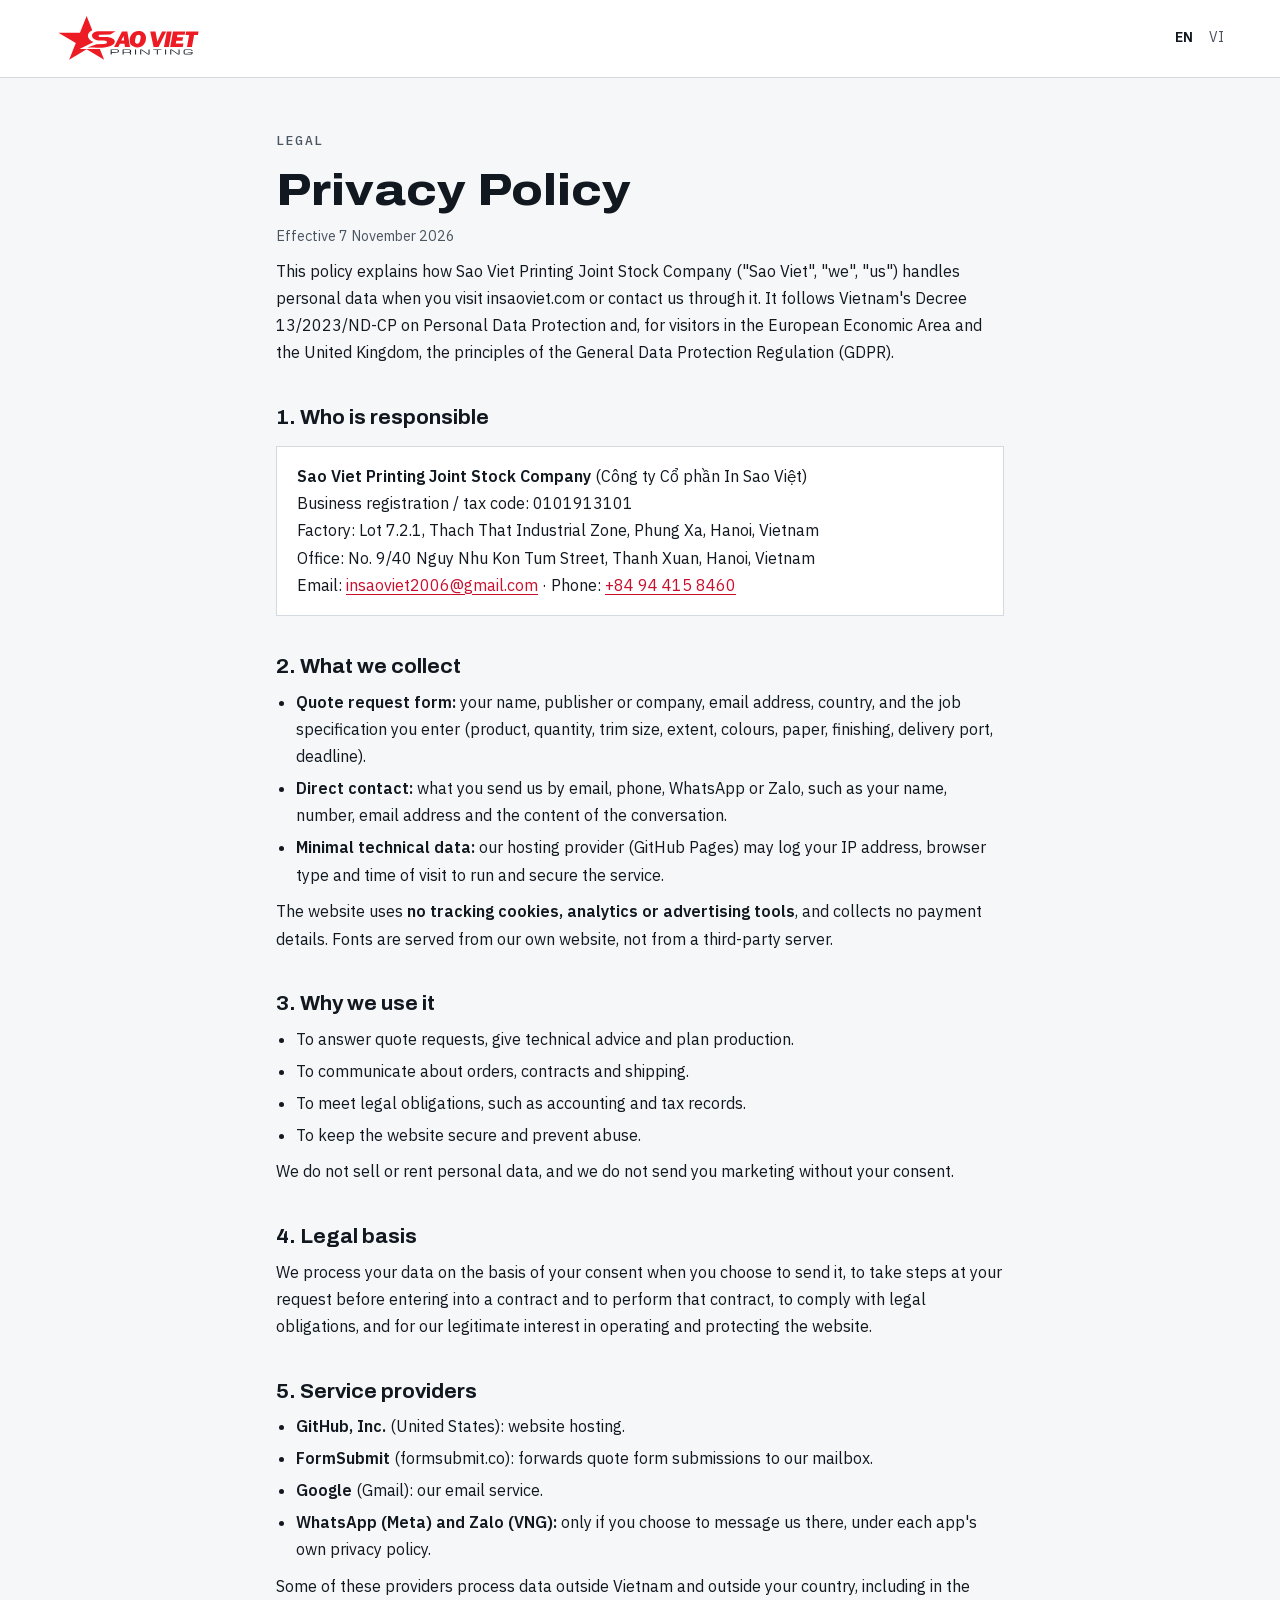
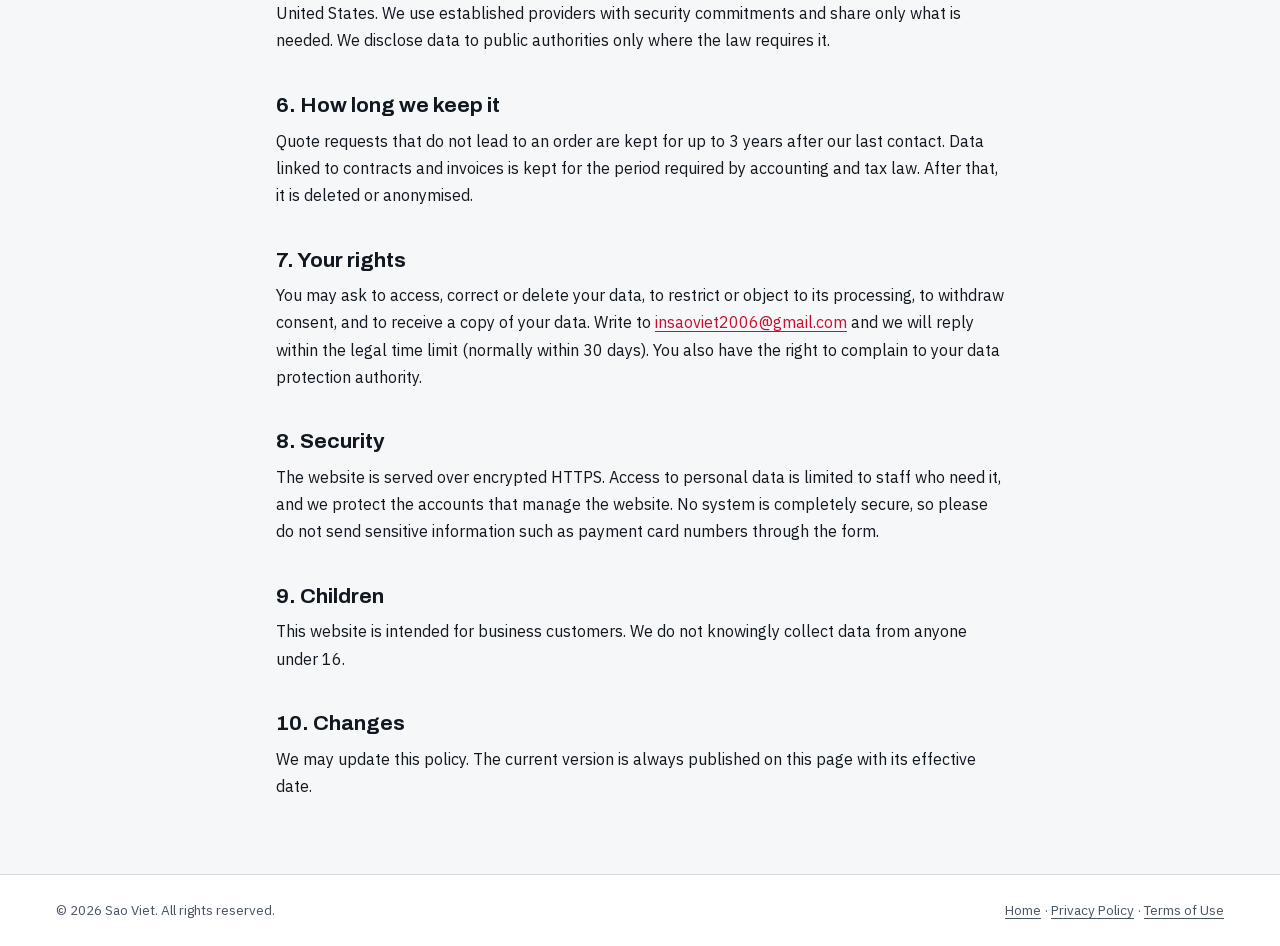
<file: en/privacy.html>
<!doctype html>
<html lang="en"><head><meta charset="utf-8"><meta name="viewport" content="width=device-width,initial-scale=1">
<title>Privacy Policy | Sao Viet Printing</title>
<meta name="description" content="How Sao Viet Printing collects, uses and protects personal data from visitors to insaoviet.com.">
<link rel="canonical" href="https://insaoviet.com/en/privacy.html">
<link rel="icon" href="/favicon.svg" type="image/svg+xml"><link rel="icon" href="/favicon-32.png" type="image/png" sizes="32x32"><link rel="apple-touch-icon" href="/apple-touch-icon.png">
<meta property="og:type" content="website"><meta property="og:site_name" content="Sao Viet Printing"><meta property="og:title" content="Privacy Policy | Sao Viet Printing"><meta property="og:description" content="How Sao Viet Printing collects, uses and protects personal data from visitors to insaoviet.com."><meta property="og:url" content="https://insaoviet.com/en/privacy.html"><meta property="og:image" content="https://insaoviet.com/img/og-image.jpg"><meta name="twitter:card" content="summary_large_image">
<link rel="stylesheet" href="/fonts/fonts.css">
<style>
:root{--paper:#f6f7f8;--sheet:#fff;--ink:#121820;--ink-2:#4a5562;--rule:#d5dae0;--accent:#c8102e;color-scheme:light}
@media (prefers-color-scheme:dark){:root{--paper:#0e1318;--sheet:#151c23;--ink:#e8ecf0;--ink-2:#9aa6b2;--rule:#2a343e;--accent:#ff4d5e;color-scheme:dark}}
*{box-sizing:border-box}
body{margin:0;background:var(--paper);color:var(--ink);font:400 1rem/1.7 "IBM Plex Sans",system-ui,-apple-system,"Segoe UI",sans-serif;-webkit-font-smoothing:antialiased}
.wrap{max-width:760px;margin-inline:auto;padding-inline:max(16px,env(safe-area-inset-left,0px))}
header{background:var(--sheet);border-bottom:1px solid var(--rule)}
header .wrap{display:flex;align-items:center;justify-content:space-between;gap:1rem;padding-block:.9rem;max-width:1200px}
header svg.brand{height:48px;width:auto;color:var(--ink);display:block}
header nav{display:flex;gap:1rem;font-size:.875rem}
header nav a{text-decoration:none;color:var(--ink-2)}header nav a[aria-current]{color:var(--ink);font-weight:600}
main{padding-block:3rem 4rem}
.eyebrow{font:500 .8125rem/1 "IBM Plex Mono",ui-monospace,Menlo,monospace;letter-spacing:.12em;text-transform:uppercase;color:var(--ink-2)}
h1{font:800 clamp(2rem,5vw,2.8rem)/1.08 "Archivo","Arial Narrow",Arial,sans-serif;font-stretch:112%;margin:.8rem 0 .6rem;text-wrap:balance}
h2{font:700 1.25rem/1.25 "Archivo",Arial,sans-serif;font-stretch:105%;margin:2.4rem 0 .6rem}
p,li{color:var(--ink)}p{margin:.6rem 0}ul{padding-left:1.25rem;margin:.6rem 0}li{margin:.3rem 0}
.meta{color:var(--ink-2);font-size:.9rem}
a{color:var(--accent);text-underline-offset:3px}
.box{background:var(--sheet);border:1px solid var(--rule);padding:1rem 1.25rem;margin-top:1rem}
footer{border-top:1px solid var(--rule);background:var(--sheet);font-size:.85rem;color:var(--ink-2)}
footer .wrap{padding-block:1.5rem;display:flex;flex-wrap:wrap;gap:.5rem 1.5rem;justify-content:space-between;max-width:1200px}
footer a{color:inherit}
:focus-visible{outline:2px solid var(--accent);outline-offset:3px}
</style>
</head><body>
<header><div class="wrap"><a href="/en/" aria-label="Sao Viet Printing home"><svg class="brand" viewBox="0 0 285.56 94.4" role="img" aria-label="Sao Việt Printing"><path fill-rule="evenodd" fill="#ED1C24" d="M 116.988281 34.148438 L 87.152344 34.148438 C 64.152344 33.6875 68.070312 50.753906 83.394531 52.105469 L 93.945312 52.355469 C 98.570312 52.464844 100.261719 53.863281 100.261719 55.710938 C 100.261719 57.554688 98.289062 58.882812 93.945312 59.066406 L 79.625 59.675781 L 61.800781 66.121094 C 73.035156 66.230469 73.851562 66.339844 85.089844 66.453125 C 95.128906 66.777344 113.789062 64.28125 115.675781 55.085938 C 116.324219 49.28125 108.097656 45.570312 98.785156 45.414062 L 88.023438 45.414062 C 85.457031 45.414062 83.710938 44.339844 83.710938 43.023438 C 83.710938 41.710938 84.714844 40.714844 88.023438 40.632812 L 106.664062 40.179688 Z M 116.988281 34.148438 "></path><path fill-rule="evenodd" fill="#ED1C24" d="M 4.695312 36.789062 L 47.101562 36.789062 L 60.246094 4.023438 L 71.339844 31.734375 C 58.390625 37.394531 60.800781 50.34375 73.878906 54.910156 L 46.296875 68.941406 L 86.269531 68.941406 L 94.632812 89.824219 L 60.246094 69.558594 L 25.835938 89.824219 L 38.953125 57.058594 L 4.695312 36.816406 Z M 4.695312 36.789062 "></path><path fill-rule="nonzero" fill="currentColor" d="M 116.703125 74.8125 C 118.464844 74.8125 119.554688 74.796875 120.007812 74.753906 C 120.421875 74.722656 120.792969 74.632812 121.097656 74.453125 C 121.316406 74.335938 121.445312 74.15625 121.554688 73.929688 C 121.640625 73.691406 121.683594 73.347656 121.683594 72.867188 C 121.683594 72.363281 121.640625 72.003906 121.554688 71.792969 C 121.488281 71.566406 121.359375 71.40625 121.117188 71.285156 C 120.859375 71.132812 120.488281 71.046875 120.054688 71.015625 C 119.617188 70.984375 118.507812 70.957031 116.703125 70.925781 L 109.457031 70.925781 L 109.457031 74.8125 Z M 107.523438 69.746094 L 116.703125 69.746094 C 119.097656 69.773438 120.53125 69.820312 121.054688 69.863281 C 121.511719 69.910156 121.921875 70.03125 122.316406 70.207031 C 122.707031 70.386719 122.988281 70.609375 123.1875 70.894531 C 123.488281 71.328125 123.640625 71.972656 123.664062 72.839844 C 123.664062 73.496094 123.578125 74.050781 123.402344 74.441406 C 123.230469 74.8125 122.96875 75.113281 122.574219 75.351562 C 122.207031 75.574219 121.792969 75.726562 121.359375 75.816406 C 120.945312 75.890625 120.292969 75.933594 119.402344 75.964844 C 119.097656 75.964844 118.183594 75.964844 116.703125 75.980469 L 109.457031 75.980469 L 109.457031 79.71875 L 107.523438 79.71875 Z M 107.523438 69.746094 "></path><path fill-rule="nonzero" fill="currentColor" d="M 140.078125 74.722656 C 141.96875 74.722656 143.164062 74.707031 143.710938 74.664062 C 144.230469 74.632812 144.667969 74.542969 144.992188 74.394531 C 145.492188 74.171875 145.734375 73.617188 145.753906 72.734375 C 145.753906 71.988281 145.515625 71.492188 145.058594 71.269531 C 144.753906 71.121094 144.296875 71.03125 143.644531 70.984375 C 143.035156 70.941406 141.839844 70.925781 140.078125 70.925781 L 132.984375 70.925781 L 132.984375 74.722656 Z M 131.050781 69.746094 L 140.078125 69.746094 C 142.535156 69.757812 144.078125 69.804688 144.773438 69.878906 C 145.972656 69.984375 146.796875 70.34375 147.253906 70.984375 C 147.558594 71.40625 147.710938 72.003906 147.710938 72.765625 C 147.710938 73.332031 147.667969 73.765625 147.582031 74.082031 C 147.492188 74.363281 147.34375 74.601562 147.105469 74.785156 C 146.734375 75.066406 146.148438 75.277344 145.339844 75.394531 C 145.949219 75.472656 146.429688 75.636719 146.820312 75.890625 C 147.105469 76.097656 147.253906 76.339844 147.34375 76.621094 C 147.429688 76.90625 147.449219 77.460938 147.472656 78.296875 L 147.472656 79.71875 L 145.535156 79.71875 L 145.535156 78.761719 C 145.535156 77.953125 145.515625 77.382812 145.449219 77.070312 C 145.320312 76.441406 144.796875 76.082031 143.90625 75.964844 C 143.558594 75.933594 143.230469 75.917969 142.949219 75.90625 C 142.664062 75.90625 141.730469 75.890625 140.078125 75.890625 L 132.984375 75.890625 L 132.984375 79.71875 L 131.050781 79.71875 Z M 131.050781 69.746094 "></path><path fill-rule="nonzero" fill="currentColor" d="M 155.554688 79.71875 L 157.488281 79.71875 L 157.488281 69.746094 L 155.554688 69.746094 Z M 155.554688 79.71875 "></path><path fill-rule="nonzero" fill="currentColor" d="M 168.878906 69.746094 L 181.582031 78.492188 L 182.015625 78.492188 L 182.015625 69.746094 L 183.953125 69.746094 L 183.953125 79.71875 L 180.691406 79.71875 L 168.007812 71 L 167.59375 71 L 167.59375 79.71875 L 165.660156 79.71875 L 165.660156 69.746094 Z M 168.878906 69.746094 "></path><path fill-rule="nonzero" fill="currentColor" d="M 207.523438 69.746094 L 207.523438 70.925781 L 200.277344 70.925781 L 200.277344 79.71875 L 198.34375 79.71875 L 198.34375 70.925781 L 191.054688 70.925781 L 191.054688 69.746094 Z M 207.523438 69.746094 "></path><path fill-rule="nonzero" fill="currentColor" d="M 214.625 79.71875 L 216.558594 79.71875 L 216.558594 69.746094 L 214.625 69.746094 Z M 214.625 79.71875 "></path><path fill-rule="nonzero" fill="currentColor" d="M 227.949219 69.746094 L 240.652344 78.492188 L 241.085938 78.492188 L 241.085938 69.746094 L 243.023438 69.746094 L 243.023438 79.71875 L 239.757812 79.71875 L 227.078125 71 L 226.664062 71 L 226.664062 79.71875 L 224.730469 79.71875 L 224.730469 69.746094 Z M 227.949219 69.746094 "></path><path fill-rule="nonzero" fill="currentColor" d="M 268.679688 74.664062 C 268.65625 76.203125 268.589844 77.191406 268.441406 77.652344 C 268.289062 78.160156 268.070312 78.550781 267.746094 78.804688 C 267.417969 79.074219 266.941406 79.269531 266.289062 79.417969 C 265.394531 79.628906 263.371094 79.71875 260.261719 79.71875 C 257.324219 79.71875 255.257812 79.65625 254.019531 79.523438 C 252.953125 79.402344 252.191406 79.089844 251.710938 78.582031 C 251.191406 77.996094 250.929688 76.710938 250.929688 74.738281 C 250.929688 73.363281 251.058594 72.285156 251.363281 71.507812 C 251.625 70.777344 252.277344 70.296875 253.324219 70.058594 C 254.367188 69.835938 256.410156 69.730469 259.433594 69.714844 C 260.433594 69.714844 261.546875 69.730469 262.804688 69.773438 C 264.046875 69.804688 264.894531 69.835938 265.351562 69.894531 C 266.265625 69.984375 267.027344 70.222656 267.613281 70.625 C 267.9375 70.878906 268.199219 71.164062 268.332031 71.492188 C 268.484375 71.808594 268.550781 72.269531 268.570312 72.867188 L 266.570312 72.867188 C 266.546875 72.09375 266.417969 71.613281 266.113281 71.40625 C 265.917969 71.285156 265.65625 71.195312 265.308594 71.132812 C 264.960938 71.074219 264.417969 71.03125 263.65625 70.984375 C 262.609375 70.941406 261.328125 70.925781 259.761719 70.910156 C 257.738281 70.910156 256.28125 70.957031 255.386719 71.015625 C 254.496094 71.089844 253.910156 71.222656 253.605469 71.417969 C 253.34375 71.597656 253.167969 71.914062 253.039062 72.363281 C 252.953125 72.824219 252.910156 73.542969 252.886719 74.542969 C 252.886719 76.039062 252.976562 76.996094 253.167969 77.472656 C 253.277344 77.757812 253.429688 77.953125 253.691406 78.101562 C 253.933594 78.222656 254.28125 78.3125 254.78125 78.371094 C 255.714844 78.476562 257.800781 78.519531 261 78.519531 C 262.761719 78.519531 264.066406 78.476562 264.917969 78.386719 C 265.679688 78.296875 266.15625 78.101562 266.375 77.816406 C 266.59375 77.519531 266.699219 76.863281 266.722656 75.828125 L 259.175781 75.828125 L 259.175781 74.664062 Z M 268.679688 74.664062 "></path><path fill-rule="nonzero" fill="#ED1C24" d="M 134.125 52.3125 L 132.8125 43.449219 L 128.375 52.3125 Z M 134.730469 58.648438 L 125.703125 58.648438 L 122.578125 64.898438 L 114.257812 64.898438 L 129.789062 34.265625 L 140.328125 34.265625 L 145.570312 64.898438 L 135.6875 64.898438 Z M 134.730469 58.648438 "></path><path fill-rule="nonzero" fill="#ED1C24" d="M 159.660156 58.511719 C 161.425781 58.511719 162.738281 57.871094 163.644531 56.539062 C 164.550781 55.160156 165.257812 53.230469 165.761719 50.613281 C 166.316406 48.042969 166.570312 46.296875 166.570312 45.378906 C 166.570312 43.816406 166.164062 42.621094 165.359375 41.796875 C 164.550781 41.015625 163.492188 40.601562 162.183594 40.601562 C 159.710938 40.601562 157.945312 42.210938 156.890625 45.378906 C 155.878906 48.546875 155.375 51.394531 155.375 53.828125 C 155.375 56.953125 156.789062 58.511719 159.660156 58.511719 Z M 159.609375 65.675781 C 155.628906 65.675781 152.148438 64.484375 149.273438 62.09375 C 146.351562 59.753906 144.886719 56.355469 144.886719 51.898438 C 144.886719 46.804688 146.503906 42.4375 149.777344 38.859375 C 153.058594 35.277344 157.292969 33.484375 162.585938 33.484375 C 166.769531 33.484375 170.25 34.722656 172.972656 37.25 C 175.644531 39.730469 177.003906 43.035156 177.003906 47.078125 C 177.003906 52.222656 175.390625 56.628906 172.214844 60.257812 C 168.988281 63.839844 164.753906 65.675781 159.609375 65.675781 "></path><path fill-rule="nonzero" fill="#ED1C24" d="M 216.71875 34.265625 L 201.640625 64.898438 L 191.914062 64.898438 L 185.359375 34.265625 L 195.644531 34.265625 L 199.324219 54.058594 C 199.578125 53.460938 200.636719 51.121094 202.5 47.03125 L 208.550781 34.265625 Z M 216.71875 34.265625 "></path><path fill-rule="nonzero" fill="#ED1C24" d="M 227.484375 34.265625 L 221.886719 64.898438 L 212.355469 64.898438 L 217.953125 34.265625 Z M 227.484375 34.265625 "></path><path fill-rule="nonzero" fill="#ED1C24" d="M 250.617188 57.871094 L 249.304688 64.898438 L 224.550781 64.898438 L 230.148438 34.265625 L 254.296875 34.265625 L 253.085938 40.96875 L 238.667969 40.96875 L 237.8125 45.792969 L 249.910156 45.792969 L 248.648438 52.40625 L 236.550781 52.40625 L 235.59375 57.871094 Z M 250.617188 57.871094 "></path><path fill-rule="nonzero" fill="#ED1C24" d="M 271.667969 41.246094 L 267.332031 64.898438 L 257.546875 64.898438 L 261.9375 41.246094 L 254.726562 41.246094 L 256.039062 34.171875 L 280.386719 34.171875 L 279.078125 41.246094 Z M 271.667969 41.246094 "></path></svg></a><nav aria-label="Language"><a href="/en/privacy.html" aria-current="true">EN</a><a href="/chinh-sach-bao-mat.html" lang="vi">VI</a></nav></div></header>
<main><div class="wrap"><span class="eyebrow">Legal</span><h1>Privacy Policy</h1>
<p class="meta">Effective 7 November 2026</p>
<p>This policy explains how Sao Viet Printing Joint Stock Company ("Sao Viet", "we", "us") handles personal data when you visit insaoviet.com or contact us through it. It follows Vietnam's Decree 13/2023/ND-CP on Personal Data Protection and, for visitors in the European Economic Area and the United Kingdom, the principles of the General Data Protection Regulation (GDPR).</p>
<h2>1. Who is responsible</h2>
<div class="box"><strong>Sao Viet Printing Joint Stock Company</strong> (Công ty Cổ phần In Sao Việt)<br>Business registration / tax code: 0101913101<br>Factory: Lot 7.2.1, Thach That Industrial Zone, Phung Xa, Hanoi, Vietnam<br>Office: No. 9/40 Nguy Nhu Kon Tum Street, Thanh Xuan, Hanoi, Vietnam<br>Email: <a href="mailto:insaoviet2006@gmail.com">insaoviet2006@gmail.com</a> · Phone: <a href="tel:+84944158460">+84 94 415 8460</a></div>
<h2>2. What we collect</h2>
<ul>
<li><strong>Quote request form:</strong> your name, publisher or company, email address, country, and the job specification you enter (product, quantity, trim size, extent, colours, paper, finishing, delivery port, deadline).</li>
<li><strong>Direct contact:</strong> what you send us by email, phone, WhatsApp or Zalo, such as your name, number, email address and the content of the conversation.</li>
<li><strong>Minimal technical data:</strong> our hosting provider (GitHub Pages) may log your IP address, browser type and time of visit to run and secure the service.</li>
</ul>
<p>The website uses <strong>no tracking cookies, analytics or advertising tools</strong>, and collects no payment details. Fonts are served from our own website, not from a third-party server.</p>
<h2>3. Why we use it</h2>
<ul>
<li>To answer quote requests, give technical advice and plan production.</li>
<li>To communicate about orders, contracts and shipping.</li>
<li>To meet legal obligations, such as accounting and tax records.</li>
<li>To keep the website secure and prevent abuse.</li>
</ul>
<p>We do not sell or rent personal data, and we do not send you marketing without your consent.</p>
<h2>4. Legal basis</h2>
<p>We process your data on the basis of your consent when you choose to send it, to take steps at your request before entering into a contract and to perform that contract, to comply with legal obligations, and for our legitimate interest in operating and protecting the website.</p>
<h2>5. Service providers</h2>
<ul>
<li><strong>GitHub, Inc.</strong> (United States): website hosting.</li>
<li><strong>FormSubmit</strong> (formsubmit.co): forwards quote form submissions to our mailbox.</li>
<li><strong>Google</strong> (Gmail): our email service.</li>
<li><strong>WhatsApp (Meta) and Zalo (VNG):</strong> only if you choose to message us there, under each app's own privacy policy.</li>
</ul>
<p>Some of these providers process data outside Vietnam and outside your country, including in the United States. We use established providers with security commitments and share only what is needed. We disclose data to public authorities only where the law requires it.</p>
<h2>6. How long we keep it</h2>
<p>Quote requests that do not lead to an order are kept for up to 3 years after our last contact. Data linked to contracts and invoices is kept for the period required by accounting and tax law. After that, it is deleted or anonymised.</p>
<h2>7. Your rights</h2>
<p>You may ask to access, correct or delete your data, to restrict or object to its processing, to withdraw consent, and to receive a copy of your data. Write to <a href="mailto:insaoviet2006@gmail.com">insaoviet2006@gmail.com</a> and we will reply within the legal time limit (normally within 30 days). You also have the right to complain to your data protection authority.</p>
<h2>8. Security</h2>
<p>The website is served over encrypted HTTPS. Access to personal data is limited to staff who need it, and we protect the accounts that manage the website. No system is completely secure, so please do not send sensitive information such as payment card numbers through the form.</p>
<h2>9. Children</h2>
<p>This website is intended for business customers. We do not knowingly collect data from anyone under 16.</p>
<h2>10. Changes</h2>
<p>We may update this policy. The current version is always published on this page with its effective date.</p>
</div></main>
<footer><div class="wrap"><span>© 2026 Sao Viet. All rights reserved.</span><span><a href="/en/">Home</a> · <a href="/en/privacy.html">Privacy Policy</a> · <a href="/en/terms.html">Terms of Use</a></span></div></footer>
</body></html>
</file>
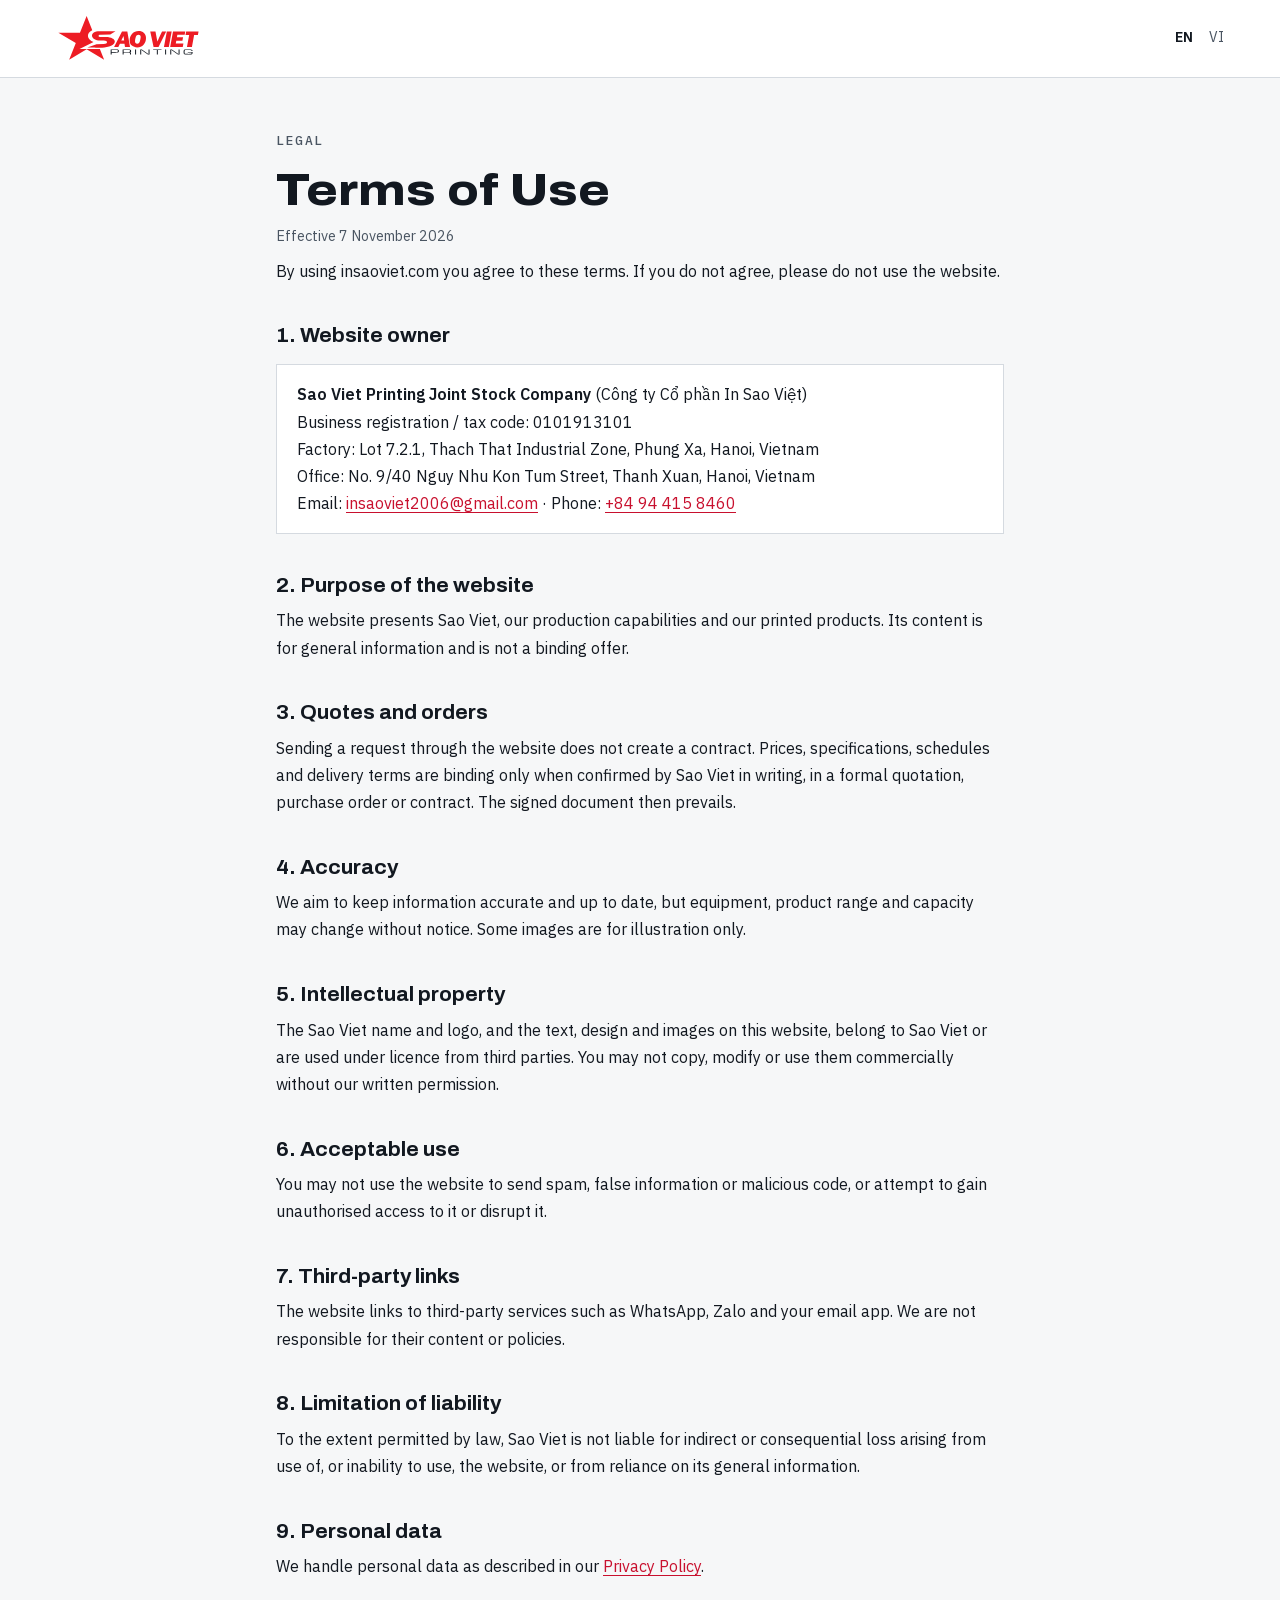
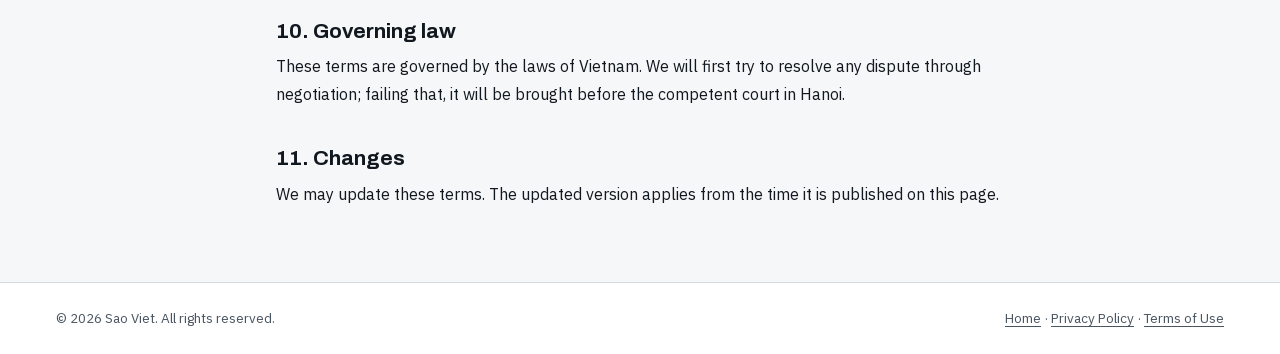
<file: en/terms.html>
<!doctype html>
<html lang="en"><head><meta charset="utf-8"><meta name="viewport" content="width=device-width,initial-scale=1">
<title>Terms of Use | Sao Viet Printing</title>
<meta name="description" content="Terms of use for insaoviet.com, the website of Sao Viet Printing Joint Stock Company.">
<link rel="canonical" href="https://insaoviet.com/en/terms.html">
<link rel="icon" href="/favicon.svg" type="image/svg+xml"><link rel="icon" href="/favicon-32.png" type="image/png" sizes="32x32"><link rel="apple-touch-icon" href="/apple-touch-icon.png">
<meta property="og:type" content="website"><meta property="og:site_name" content="Sao Viet Printing"><meta property="og:title" content="Terms of Use | Sao Viet Printing"><meta property="og:description" content="Terms of use for insaoviet.com, the website of Sao Viet Printing Joint Stock Company."><meta property="og:url" content="https://insaoviet.com/en/terms.html"><meta property="og:image" content="https://insaoviet.com/img/og-image.jpg"><meta name="twitter:card" content="summary_large_image">
<link rel="stylesheet" href="/fonts/fonts.css">
<style>
:root{--paper:#f6f7f8;--sheet:#fff;--ink:#121820;--ink-2:#4a5562;--rule:#d5dae0;--accent:#c8102e;color-scheme:light}
@media (prefers-color-scheme:dark){:root{--paper:#0e1318;--sheet:#151c23;--ink:#e8ecf0;--ink-2:#9aa6b2;--rule:#2a343e;--accent:#ff4d5e;color-scheme:dark}}
*{box-sizing:border-box}
body{margin:0;background:var(--paper);color:var(--ink);font:400 1rem/1.7 "IBM Plex Sans",system-ui,-apple-system,"Segoe UI",sans-serif;-webkit-font-smoothing:antialiased}
.wrap{max-width:760px;margin-inline:auto;padding-inline:max(16px,env(safe-area-inset-left,0px))}
header{background:var(--sheet);border-bottom:1px solid var(--rule)}
header .wrap{display:flex;align-items:center;justify-content:space-between;gap:1rem;padding-block:.9rem;max-width:1200px}
header svg.brand{height:48px;width:auto;color:var(--ink);display:block}
header nav{display:flex;gap:1rem;font-size:.875rem}
header nav a{text-decoration:none;color:var(--ink-2)}header nav a[aria-current]{color:var(--ink);font-weight:600}
main{padding-block:3rem 4rem}
.eyebrow{font:500 .8125rem/1 "IBM Plex Mono",ui-monospace,Menlo,monospace;letter-spacing:.12em;text-transform:uppercase;color:var(--ink-2)}
h1{font:800 clamp(2rem,5vw,2.8rem)/1.08 "Archivo","Arial Narrow",Arial,sans-serif;font-stretch:112%;margin:.8rem 0 .6rem;text-wrap:balance}
h2{font:700 1.25rem/1.25 "Archivo",Arial,sans-serif;font-stretch:105%;margin:2.4rem 0 .6rem}
p,li{color:var(--ink)}p{margin:.6rem 0}ul{padding-left:1.25rem;margin:.6rem 0}li{margin:.3rem 0}
.meta{color:var(--ink-2);font-size:.9rem}
a{color:var(--accent);text-underline-offset:3px}
.box{background:var(--sheet);border:1px solid var(--rule);padding:1rem 1.25rem;margin-top:1rem}
footer{border-top:1px solid var(--rule);background:var(--sheet);font-size:.85rem;color:var(--ink-2)}
footer .wrap{padding-block:1.5rem;display:flex;flex-wrap:wrap;gap:.5rem 1.5rem;justify-content:space-between;max-width:1200px}
footer a{color:inherit}
:focus-visible{outline:2px solid var(--accent);outline-offset:3px}
</style>
</head><body>
<header><div class="wrap"><a href="/en/" aria-label="Sao Viet Printing home"><svg class="brand" viewBox="0 0 285.56 94.4" role="img" aria-label="Sao Việt Printing"><path fill-rule="evenodd" fill="#ED1C24" d="M 116.988281 34.148438 L 87.152344 34.148438 C 64.152344 33.6875 68.070312 50.753906 83.394531 52.105469 L 93.945312 52.355469 C 98.570312 52.464844 100.261719 53.863281 100.261719 55.710938 C 100.261719 57.554688 98.289062 58.882812 93.945312 59.066406 L 79.625 59.675781 L 61.800781 66.121094 C 73.035156 66.230469 73.851562 66.339844 85.089844 66.453125 C 95.128906 66.777344 113.789062 64.28125 115.675781 55.085938 C 116.324219 49.28125 108.097656 45.570312 98.785156 45.414062 L 88.023438 45.414062 C 85.457031 45.414062 83.710938 44.339844 83.710938 43.023438 C 83.710938 41.710938 84.714844 40.714844 88.023438 40.632812 L 106.664062 40.179688 Z M 116.988281 34.148438 "></path><path fill-rule="evenodd" fill="#ED1C24" d="M 4.695312 36.789062 L 47.101562 36.789062 L 60.246094 4.023438 L 71.339844 31.734375 C 58.390625 37.394531 60.800781 50.34375 73.878906 54.910156 L 46.296875 68.941406 L 86.269531 68.941406 L 94.632812 89.824219 L 60.246094 69.558594 L 25.835938 89.824219 L 38.953125 57.058594 L 4.695312 36.816406 Z M 4.695312 36.789062 "></path><path fill-rule="nonzero" fill="currentColor" d="M 116.703125 74.8125 C 118.464844 74.8125 119.554688 74.796875 120.007812 74.753906 C 120.421875 74.722656 120.792969 74.632812 121.097656 74.453125 C 121.316406 74.335938 121.445312 74.15625 121.554688 73.929688 C 121.640625 73.691406 121.683594 73.347656 121.683594 72.867188 C 121.683594 72.363281 121.640625 72.003906 121.554688 71.792969 C 121.488281 71.566406 121.359375 71.40625 121.117188 71.285156 C 120.859375 71.132812 120.488281 71.046875 120.054688 71.015625 C 119.617188 70.984375 118.507812 70.957031 116.703125 70.925781 L 109.457031 70.925781 L 109.457031 74.8125 Z M 107.523438 69.746094 L 116.703125 69.746094 C 119.097656 69.773438 120.53125 69.820312 121.054688 69.863281 C 121.511719 69.910156 121.921875 70.03125 122.316406 70.207031 C 122.707031 70.386719 122.988281 70.609375 123.1875 70.894531 C 123.488281 71.328125 123.640625 71.972656 123.664062 72.839844 C 123.664062 73.496094 123.578125 74.050781 123.402344 74.441406 C 123.230469 74.8125 122.96875 75.113281 122.574219 75.351562 C 122.207031 75.574219 121.792969 75.726562 121.359375 75.816406 C 120.945312 75.890625 120.292969 75.933594 119.402344 75.964844 C 119.097656 75.964844 118.183594 75.964844 116.703125 75.980469 L 109.457031 75.980469 L 109.457031 79.71875 L 107.523438 79.71875 Z M 107.523438 69.746094 "></path><path fill-rule="nonzero" fill="currentColor" d="M 140.078125 74.722656 C 141.96875 74.722656 143.164062 74.707031 143.710938 74.664062 C 144.230469 74.632812 144.667969 74.542969 144.992188 74.394531 C 145.492188 74.171875 145.734375 73.617188 145.753906 72.734375 C 145.753906 71.988281 145.515625 71.492188 145.058594 71.269531 C 144.753906 71.121094 144.296875 71.03125 143.644531 70.984375 C 143.035156 70.941406 141.839844 70.925781 140.078125 70.925781 L 132.984375 70.925781 L 132.984375 74.722656 Z M 131.050781 69.746094 L 140.078125 69.746094 C 142.535156 69.757812 144.078125 69.804688 144.773438 69.878906 C 145.972656 69.984375 146.796875 70.34375 147.253906 70.984375 C 147.558594 71.40625 147.710938 72.003906 147.710938 72.765625 C 147.710938 73.332031 147.667969 73.765625 147.582031 74.082031 C 147.492188 74.363281 147.34375 74.601562 147.105469 74.785156 C 146.734375 75.066406 146.148438 75.277344 145.339844 75.394531 C 145.949219 75.472656 146.429688 75.636719 146.820312 75.890625 C 147.105469 76.097656 147.253906 76.339844 147.34375 76.621094 C 147.429688 76.90625 147.449219 77.460938 147.472656 78.296875 L 147.472656 79.71875 L 145.535156 79.71875 L 145.535156 78.761719 C 145.535156 77.953125 145.515625 77.382812 145.449219 77.070312 C 145.320312 76.441406 144.796875 76.082031 143.90625 75.964844 C 143.558594 75.933594 143.230469 75.917969 142.949219 75.90625 C 142.664062 75.90625 141.730469 75.890625 140.078125 75.890625 L 132.984375 75.890625 L 132.984375 79.71875 L 131.050781 79.71875 Z M 131.050781 69.746094 "></path><path fill-rule="nonzero" fill="currentColor" d="M 155.554688 79.71875 L 157.488281 79.71875 L 157.488281 69.746094 L 155.554688 69.746094 Z M 155.554688 79.71875 "></path><path fill-rule="nonzero" fill="currentColor" d="M 168.878906 69.746094 L 181.582031 78.492188 L 182.015625 78.492188 L 182.015625 69.746094 L 183.953125 69.746094 L 183.953125 79.71875 L 180.691406 79.71875 L 168.007812 71 L 167.59375 71 L 167.59375 79.71875 L 165.660156 79.71875 L 165.660156 69.746094 Z M 168.878906 69.746094 "></path><path fill-rule="nonzero" fill="currentColor" d="M 207.523438 69.746094 L 207.523438 70.925781 L 200.277344 70.925781 L 200.277344 79.71875 L 198.34375 79.71875 L 198.34375 70.925781 L 191.054688 70.925781 L 191.054688 69.746094 Z M 207.523438 69.746094 "></path><path fill-rule="nonzero" fill="currentColor" d="M 214.625 79.71875 L 216.558594 79.71875 L 216.558594 69.746094 L 214.625 69.746094 Z M 214.625 79.71875 "></path><path fill-rule="nonzero" fill="currentColor" d="M 227.949219 69.746094 L 240.652344 78.492188 L 241.085938 78.492188 L 241.085938 69.746094 L 243.023438 69.746094 L 243.023438 79.71875 L 239.757812 79.71875 L 227.078125 71 L 226.664062 71 L 226.664062 79.71875 L 224.730469 79.71875 L 224.730469 69.746094 Z M 227.949219 69.746094 "></path><path fill-rule="nonzero" fill="currentColor" d="M 268.679688 74.664062 C 268.65625 76.203125 268.589844 77.191406 268.441406 77.652344 C 268.289062 78.160156 268.070312 78.550781 267.746094 78.804688 C 267.417969 79.074219 266.941406 79.269531 266.289062 79.417969 C 265.394531 79.628906 263.371094 79.71875 260.261719 79.71875 C 257.324219 79.71875 255.257812 79.65625 254.019531 79.523438 C 252.953125 79.402344 252.191406 79.089844 251.710938 78.582031 C 251.191406 77.996094 250.929688 76.710938 250.929688 74.738281 C 250.929688 73.363281 251.058594 72.285156 251.363281 71.507812 C 251.625 70.777344 252.277344 70.296875 253.324219 70.058594 C 254.367188 69.835938 256.410156 69.730469 259.433594 69.714844 C 260.433594 69.714844 261.546875 69.730469 262.804688 69.773438 C 264.046875 69.804688 264.894531 69.835938 265.351562 69.894531 C 266.265625 69.984375 267.027344 70.222656 267.613281 70.625 C 267.9375 70.878906 268.199219 71.164062 268.332031 71.492188 C 268.484375 71.808594 268.550781 72.269531 268.570312 72.867188 L 266.570312 72.867188 C 266.546875 72.09375 266.417969 71.613281 266.113281 71.40625 C 265.917969 71.285156 265.65625 71.195312 265.308594 71.132812 C 264.960938 71.074219 264.417969 71.03125 263.65625 70.984375 C 262.609375 70.941406 261.328125 70.925781 259.761719 70.910156 C 257.738281 70.910156 256.28125 70.957031 255.386719 71.015625 C 254.496094 71.089844 253.910156 71.222656 253.605469 71.417969 C 253.34375 71.597656 253.167969 71.914062 253.039062 72.363281 C 252.953125 72.824219 252.910156 73.542969 252.886719 74.542969 C 252.886719 76.039062 252.976562 76.996094 253.167969 77.472656 C 253.277344 77.757812 253.429688 77.953125 253.691406 78.101562 C 253.933594 78.222656 254.28125 78.3125 254.78125 78.371094 C 255.714844 78.476562 257.800781 78.519531 261 78.519531 C 262.761719 78.519531 264.066406 78.476562 264.917969 78.386719 C 265.679688 78.296875 266.15625 78.101562 266.375 77.816406 C 266.59375 77.519531 266.699219 76.863281 266.722656 75.828125 L 259.175781 75.828125 L 259.175781 74.664062 Z M 268.679688 74.664062 "></path><path fill-rule="nonzero" fill="#ED1C24" d="M 134.125 52.3125 L 132.8125 43.449219 L 128.375 52.3125 Z M 134.730469 58.648438 L 125.703125 58.648438 L 122.578125 64.898438 L 114.257812 64.898438 L 129.789062 34.265625 L 140.328125 34.265625 L 145.570312 64.898438 L 135.6875 64.898438 Z M 134.730469 58.648438 "></path><path fill-rule="nonzero" fill="#ED1C24" d="M 159.660156 58.511719 C 161.425781 58.511719 162.738281 57.871094 163.644531 56.539062 C 164.550781 55.160156 165.257812 53.230469 165.761719 50.613281 C 166.316406 48.042969 166.570312 46.296875 166.570312 45.378906 C 166.570312 43.816406 166.164062 42.621094 165.359375 41.796875 C 164.550781 41.015625 163.492188 40.601562 162.183594 40.601562 C 159.710938 40.601562 157.945312 42.210938 156.890625 45.378906 C 155.878906 48.546875 155.375 51.394531 155.375 53.828125 C 155.375 56.953125 156.789062 58.511719 159.660156 58.511719 Z M 159.609375 65.675781 C 155.628906 65.675781 152.148438 64.484375 149.273438 62.09375 C 146.351562 59.753906 144.886719 56.355469 144.886719 51.898438 C 144.886719 46.804688 146.503906 42.4375 149.777344 38.859375 C 153.058594 35.277344 157.292969 33.484375 162.585938 33.484375 C 166.769531 33.484375 170.25 34.722656 172.972656 37.25 C 175.644531 39.730469 177.003906 43.035156 177.003906 47.078125 C 177.003906 52.222656 175.390625 56.628906 172.214844 60.257812 C 168.988281 63.839844 164.753906 65.675781 159.609375 65.675781 "></path><path fill-rule="nonzero" fill="#ED1C24" d="M 216.71875 34.265625 L 201.640625 64.898438 L 191.914062 64.898438 L 185.359375 34.265625 L 195.644531 34.265625 L 199.324219 54.058594 C 199.578125 53.460938 200.636719 51.121094 202.5 47.03125 L 208.550781 34.265625 Z M 216.71875 34.265625 "></path><path fill-rule="nonzero" fill="#ED1C24" d="M 227.484375 34.265625 L 221.886719 64.898438 L 212.355469 64.898438 L 217.953125 34.265625 Z M 227.484375 34.265625 "></path><path fill-rule="nonzero" fill="#ED1C24" d="M 250.617188 57.871094 L 249.304688 64.898438 L 224.550781 64.898438 L 230.148438 34.265625 L 254.296875 34.265625 L 253.085938 40.96875 L 238.667969 40.96875 L 237.8125 45.792969 L 249.910156 45.792969 L 248.648438 52.40625 L 236.550781 52.40625 L 235.59375 57.871094 Z M 250.617188 57.871094 "></path><path fill-rule="nonzero" fill="#ED1C24" d="M 271.667969 41.246094 L 267.332031 64.898438 L 257.546875 64.898438 L 261.9375 41.246094 L 254.726562 41.246094 L 256.039062 34.171875 L 280.386719 34.171875 L 279.078125 41.246094 Z M 271.667969 41.246094 "></path></svg></a><nav aria-label="Language"><a href="/en/terms.html" aria-current="true">EN</a><a href="/dieu-khoan.html" lang="vi">VI</a></nav></div></header>
<main><div class="wrap"><span class="eyebrow">Legal</span><h1>Terms of Use</h1>
<p class="meta">Effective 7 November 2026</p>
<p>By using insaoviet.com you agree to these terms. If you do not agree, please do not use the website.</p>
<h2>1. Website owner</h2>
<div class="box"><strong>Sao Viet Printing Joint Stock Company</strong> (Công ty Cổ phần In Sao Việt)<br>Business registration / tax code: 0101913101<br>Factory: Lot 7.2.1, Thach That Industrial Zone, Phung Xa, Hanoi, Vietnam<br>Office: No. 9/40 Nguy Nhu Kon Tum Street, Thanh Xuan, Hanoi, Vietnam<br>Email: <a href="mailto:insaoviet2006@gmail.com">insaoviet2006@gmail.com</a> · Phone: <a href="tel:+84944158460">+84 94 415 8460</a></div>
<h2>2. Purpose of the website</h2>
<p>The website presents Sao Viet, our production capabilities and our printed products. Its content is for general information and is not a binding offer.</p>
<h2>3. Quotes and orders</h2>
<p>Sending a request through the website does not create a contract. Prices, specifications, schedules and delivery terms are binding only when confirmed by Sao Viet in writing, in a formal quotation, purchase order or contract. The signed document then prevails.</p>
<h2>4. Accuracy</h2>
<p>We aim to keep information accurate and up to date, but equipment, product range and capacity may change without notice. Some images are for illustration only.</p>
<h2>5. Intellectual property</h2>
<p>The Sao Viet name and logo, and the text, design and images on this website, belong to Sao Viet or are used under licence from third parties. You may not copy, modify or use them commercially without our written permission.</p>
<h2>6. Acceptable use</h2>
<p>You may not use the website to send spam, false information or malicious code, or attempt to gain unauthorised access to it or disrupt it.</p>
<h2>7. Third-party links</h2>
<p>The website links to third-party services such as WhatsApp, Zalo and your email app. We are not responsible for their content or policies.</p>
<h2>8. Limitation of liability</h2>
<p>To the extent permitted by law, Sao Viet is not liable for indirect or consequential loss arising from use of, or inability to use, the website, or from reliance on its general information.</p>
<h2>9. Personal data</h2>
<p>We handle personal data as described in our <a href="/en/privacy.html">Privacy Policy</a>.</p>
<h2>10. Governing law</h2>
<p>These terms are governed by the laws of Vietnam. We will first try to resolve any dispute through negotiation; failing that, it will be brought before the competent court in Hanoi.</p>
<h2>11. Changes</h2>
<p>We may update these terms. The updated version applies from the time it is published on this page.</p>
</div></main>
<footer><div class="wrap"><span>© 2026 Sao Viet. All rights reserved.</span><span><a href="/en/">Home</a> · <a href="/en/privacy.html">Privacy Policy</a> · <a href="/en/terms.html">Terms of Use</a></span></div></footer>
</body></html>
</file>
<file: fonts/fonts.css>
/* Self-hosted copies of Archivo and IBM Plex (SIL Open Font License 1.1). Subsets: vietnamese, latin-ext, latin. */
@font-face {
  font-family: 'Archivo';
  font-style: normal;
  font-weight: 400 800;
  font-stretch: 62% 125%;
  font-display: swap;
  src: url(archivo-400-800-vietnamese.woff2) format('woff2');
  unicode-range: U+0102-0103, U+0110-0111, U+0128-0129, U+0168-0169, U+01A0-01A1, U+01AF-01B0, U+0300-0301, U+0303-0304, U+0308-0309, U+0323, U+0329, U+1EA0-1EF9, U+20AB;
}
@font-face {
  font-family: 'Archivo';
  font-style: normal;
  font-weight: 400 800;
  font-stretch: 62% 125%;
  font-display: swap;
  src: url(archivo-400-800-latin-ext.woff2) format('woff2');
  unicode-range: U+0100-02BA, U+02BD-02C5, U+02C7-02CC, U+02CE-02D7, U+02DD-02FF, U+0304, U+0308, U+0329, U+1D00-1DBF, U+1E00-1E9F, U+1EF2-1EFF, U+2020, U+20A0-20AB, U+20AD-20C4, U+2113, U+2C60-2C7F, U+A720-A7FF;
}
@font-face {
  font-family: 'Archivo';
  font-style: normal;
  font-weight: 400 800;
  font-stretch: 62% 125%;
  font-display: swap;
  src: url(archivo-400-800-latin.woff2) format('woff2');
  unicode-range: U+0000-00FF, U+0131, U+0152-0153, U+02BB-02BC, U+02C6, U+02DA, U+02DC, U+0304, U+0308, U+0329, U+2000-206F, U+20AC, U+2122, U+2191, U+2193, U+2212, U+2215, U+FEFF, U+FFFD;
}
@font-face {
  font-family: 'IBM Plex Mono';
  font-style: normal;
  font-weight: 400;
  font-display: swap;
  src: url(ibm-plex-mono-400-vietnamese.woff2) format('woff2');
  unicode-range: U+0102-0103, U+0110-0111, U+0128-0129, U+0168-0169, U+01A0-01A1, U+01AF-01B0, U+0300-0301, U+0303-0304, U+0308-0309, U+0323, U+0329, U+1EA0-1EF9, U+20AB;
}
@font-face {
  font-family: 'IBM Plex Mono';
  font-style: normal;
  font-weight: 400;
  font-display: swap;
  src: url(ibm-plex-mono-400-latin-ext.woff2) format('woff2');
  unicode-range: U+0100-02BA, U+02BD-02C5, U+02C7-02CC, U+02CE-02D7, U+02DD-02FF, U+0304, U+0308, U+0329, U+1D00-1DBF, U+1E00-1E9F, U+1EF2-1EFF, U+2020, U+20A0-20AB, U+20AD-20C4, U+2113, U+2C60-2C7F, U+A720-A7FF;
}
@font-face {
  font-family: 'IBM Plex Mono';
  font-style: normal;
  font-weight: 400;
  font-display: swap;
  src: url(ibm-plex-mono-400-latin.woff2) format('woff2');
  unicode-range: U+0000-00FF, U+0131, U+0152-0153, U+02BB-02BC, U+02C6, U+02DA, U+02DC, U+0304, U+0308, U+0329, U+2000-206F, U+20AC, U+2122, U+2191, U+2193, U+2212, U+2215, U+FEFF, U+FFFD;
}
@font-face {
  font-family: 'IBM Plex Mono';
  font-style: normal;
  font-weight: 500;
  font-display: swap;
  src: url(ibm-plex-mono-500-vietnamese.woff2) format('woff2');
  unicode-range: U+0102-0103, U+0110-0111, U+0128-0129, U+0168-0169, U+01A0-01A1, U+01AF-01B0, U+0300-0301, U+0303-0304, U+0308-0309, U+0323, U+0329, U+1EA0-1EF9, U+20AB;
}
@font-face {
  font-family: 'IBM Plex Mono';
  font-style: normal;
  font-weight: 500;
  font-display: swap;
  src: url(ibm-plex-mono-500-latin-ext.woff2) format('woff2');
  unicode-range: U+0100-02BA, U+02BD-02C5, U+02C7-02CC, U+02CE-02D7, U+02DD-02FF, U+0304, U+0308, U+0329, U+1D00-1DBF, U+1E00-1E9F, U+1EF2-1EFF, U+2020, U+20A0-20AB, U+20AD-20C4, U+2113, U+2C60-2C7F, U+A720-A7FF;
}
@font-face {
  font-family: 'IBM Plex Mono';
  font-style: normal;
  font-weight: 500;
  font-display: swap;
  src: url(ibm-plex-mono-500-latin.woff2) format('woff2');
  unicode-range: U+0000-00FF, U+0131, U+0152-0153, U+02BB-02BC, U+02C6, U+02DA, U+02DC, U+0304, U+0308, U+0329, U+2000-206F, U+20AC, U+2122, U+2191, U+2193, U+2212, U+2215, U+FEFF, U+FFFD;
}
@font-face {
  font-family: 'IBM Plex Sans';
  font-style: normal;
  font-weight: 400;
  font-stretch: 100%;
  font-display: swap;
  src: url(ibm-plex-sans-400-vietnamese.woff2) format('woff2');
  unicode-range: U+0102-0103, U+0110-0111, U+0128-0129, U+0168-0169, U+01A0-01A1, U+01AF-01B0, U+0300-0301, U+0303-0304, U+0308-0309, U+0323, U+0329, U+1EA0-1EF9, U+20AB;
}
@font-face {
  font-family: 'IBM Plex Sans';
  font-style: normal;
  font-weight: 400;
  font-stretch: 100%;
  font-display: swap;
  src: url(ibm-plex-sans-400-latin-ext.woff2) format('woff2');
  unicode-range: U+0100-02BA, U+02BD-02C5, U+02C7-02CC, U+02CE-02D7, U+02DD-02FF, U+0304, U+0308, U+0329, U+1D00-1DBF, U+1E00-1E9F, U+1EF2-1EFF, U+2020, U+20A0-20AB, U+20AD-20C4, U+2113, U+2C60-2C7F, U+A720-A7FF;
}
@font-face {
  font-family: 'IBM Plex Sans';
  font-style: normal;
  font-weight: 400;
  font-stretch: 100%;
  font-display: swap;
  src: url(ibm-plex-sans-400-latin.woff2) format('woff2');
  unicode-range: U+0000-00FF, U+0131, U+0152-0153, U+02BB-02BC, U+02C6, U+02DA, U+02DC, U+0304, U+0308, U+0329, U+2000-206F, U+20AC, U+2122, U+2191, U+2193, U+2212, U+2215, U+FEFF, U+FFFD;
}
@font-face {
  font-family: 'IBM Plex Sans';
  font-style: normal;
  font-weight: 500;
  font-stretch: 100%;
  font-display: swap;
  src: url(ibm-plex-sans-400-vietnamese.woff2) format('woff2');
  unicode-range: U+0102-0103, U+0110-0111, U+0128-0129, U+0168-0169, U+01A0-01A1, U+01AF-01B0, U+0300-0301, U+0303-0304, U+0308-0309, U+0323, U+0329, U+1EA0-1EF9, U+20AB;
}
@font-face {
  font-family: 'IBM Plex Sans';
  font-style: normal;
  font-weight: 500;
  font-stretch: 100%;
  font-display: swap;
  src: url(ibm-plex-sans-400-latin-ext.woff2) format('woff2');
  unicode-range: U+0100-02BA, U+02BD-02C5, U+02C7-02CC, U+02CE-02D7, U+02DD-02FF, U+0304, U+0308, U+0329, U+1D00-1DBF, U+1E00-1E9F, U+1EF2-1EFF, U+2020, U+20A0-20AB, U+20AD-20C4, U+2113, U+2C60-2C7F, U+A720-A7FF;
}
@font-face {
  font-family: 'IBM Plex Sans';
  font-style: normal;
  font-weight: 500;
  font-stretch: 100%;
  font-display: swap;
  src: url(ibm-plex-sans-400-latin.woff2) format('woff2');
  unicode-range: U+0000-00FF, U+0131, U+0152-0153, U+02BB-02BC, U+02C6, U+02DA, U+02DC, U+0304, U+0308, U+0329, U+2000-206F, U+20AC, U+2122, U+2191, U+2193, U+2212, U+2215, U+FEFF, U+FFFD;
}
@font-face {
  font-family: 'IBM Plex Sans';
  font-style: normal;
  font-weight: 600;
  font-stretch: 100%;
  font-display: swap;
  src: url(ibm-plex-sans-400-vietnamese.woff2) format('woff2');
  unicode-range: U+0102-0103, U+0110-0111, U+0128-0129, U+0168-0169, U+01A0-01A1, U+01AF-01B0, U+0300-0301, U+0303-0304, U+0308-0309, U+0323, U+0329, U+1EA0-1EF9, U+20AB;
}
@font-face {
  font-family: 'IBM Plex Sans';
  font-style: normal;
  font-weight: 600;
  font-stretch: 100%;
  font-display: swap;
  src: url(ibm-plex-sans-400-latin-ext.woff2) format('woff2');
  unicode-range: U+0100-02BA, U+02BD-02C5, U+02C7-02CC, U+02CE-02D7, U+02DD-02FF, U+0304, U+0308, U+0329, U+1D00-1DBF, U+1E00-1E9F, U+1EF2-1EFF, U+2020, U+20A0-20AB, U+20AD-20C4, U+2113, U+2C60-2C7F, U+A720-A7FF;
}
@font-face {
  font-family: 'IBM Plex Sans';
  font-style: normal;
  font-weight: 600;
  font-stretch: 100%;
  font-display: swap;
  src: url(ibm-plex-sans-400-latin.woff2) format('woff2');
  unicode-range: U+0000-00FF, U+0131, U+0152-0153, U+02BB-02BC, U+02C6, U+02DA, U+02DC, U+0304, U+0308, U+0329, U+2000-206F, U+20AC, U+2122, U+2191, U+2193, U+2212, U+2215, U+FEFF, U+FFFD;
}
</file>
